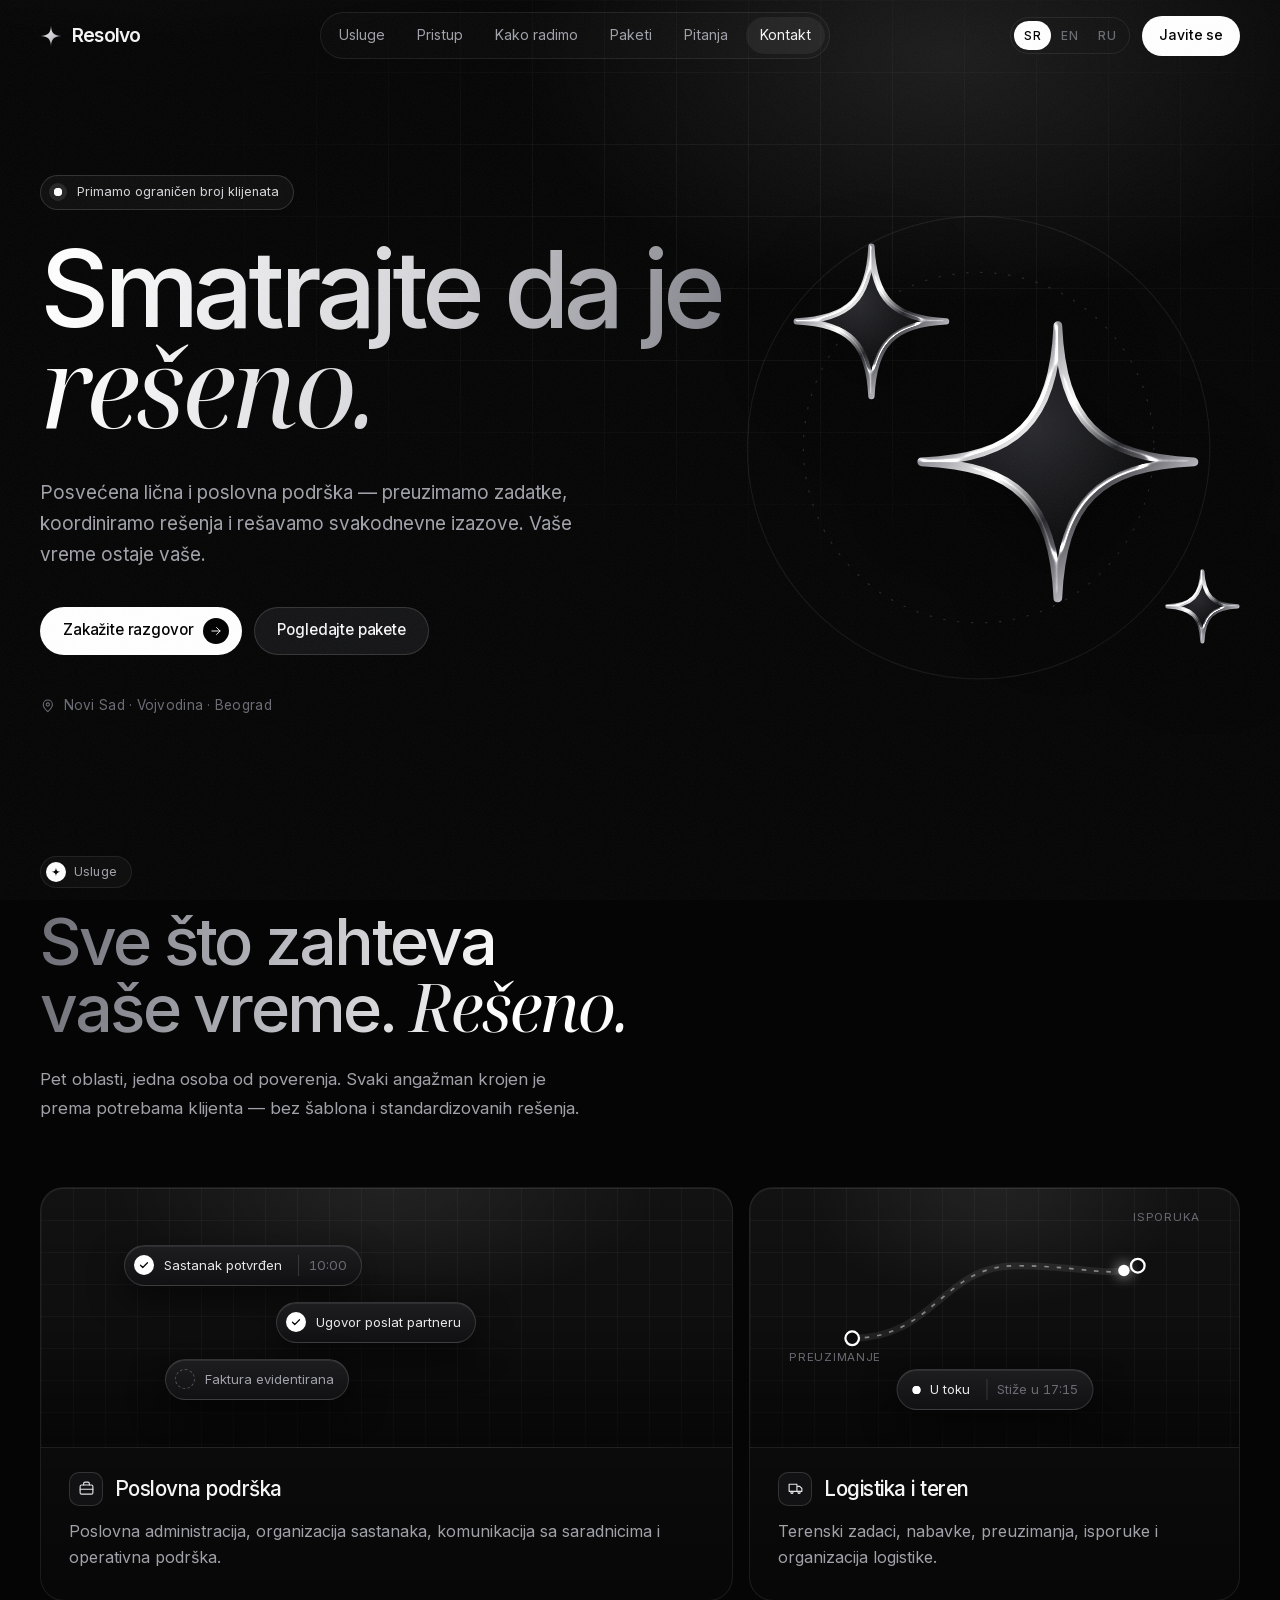
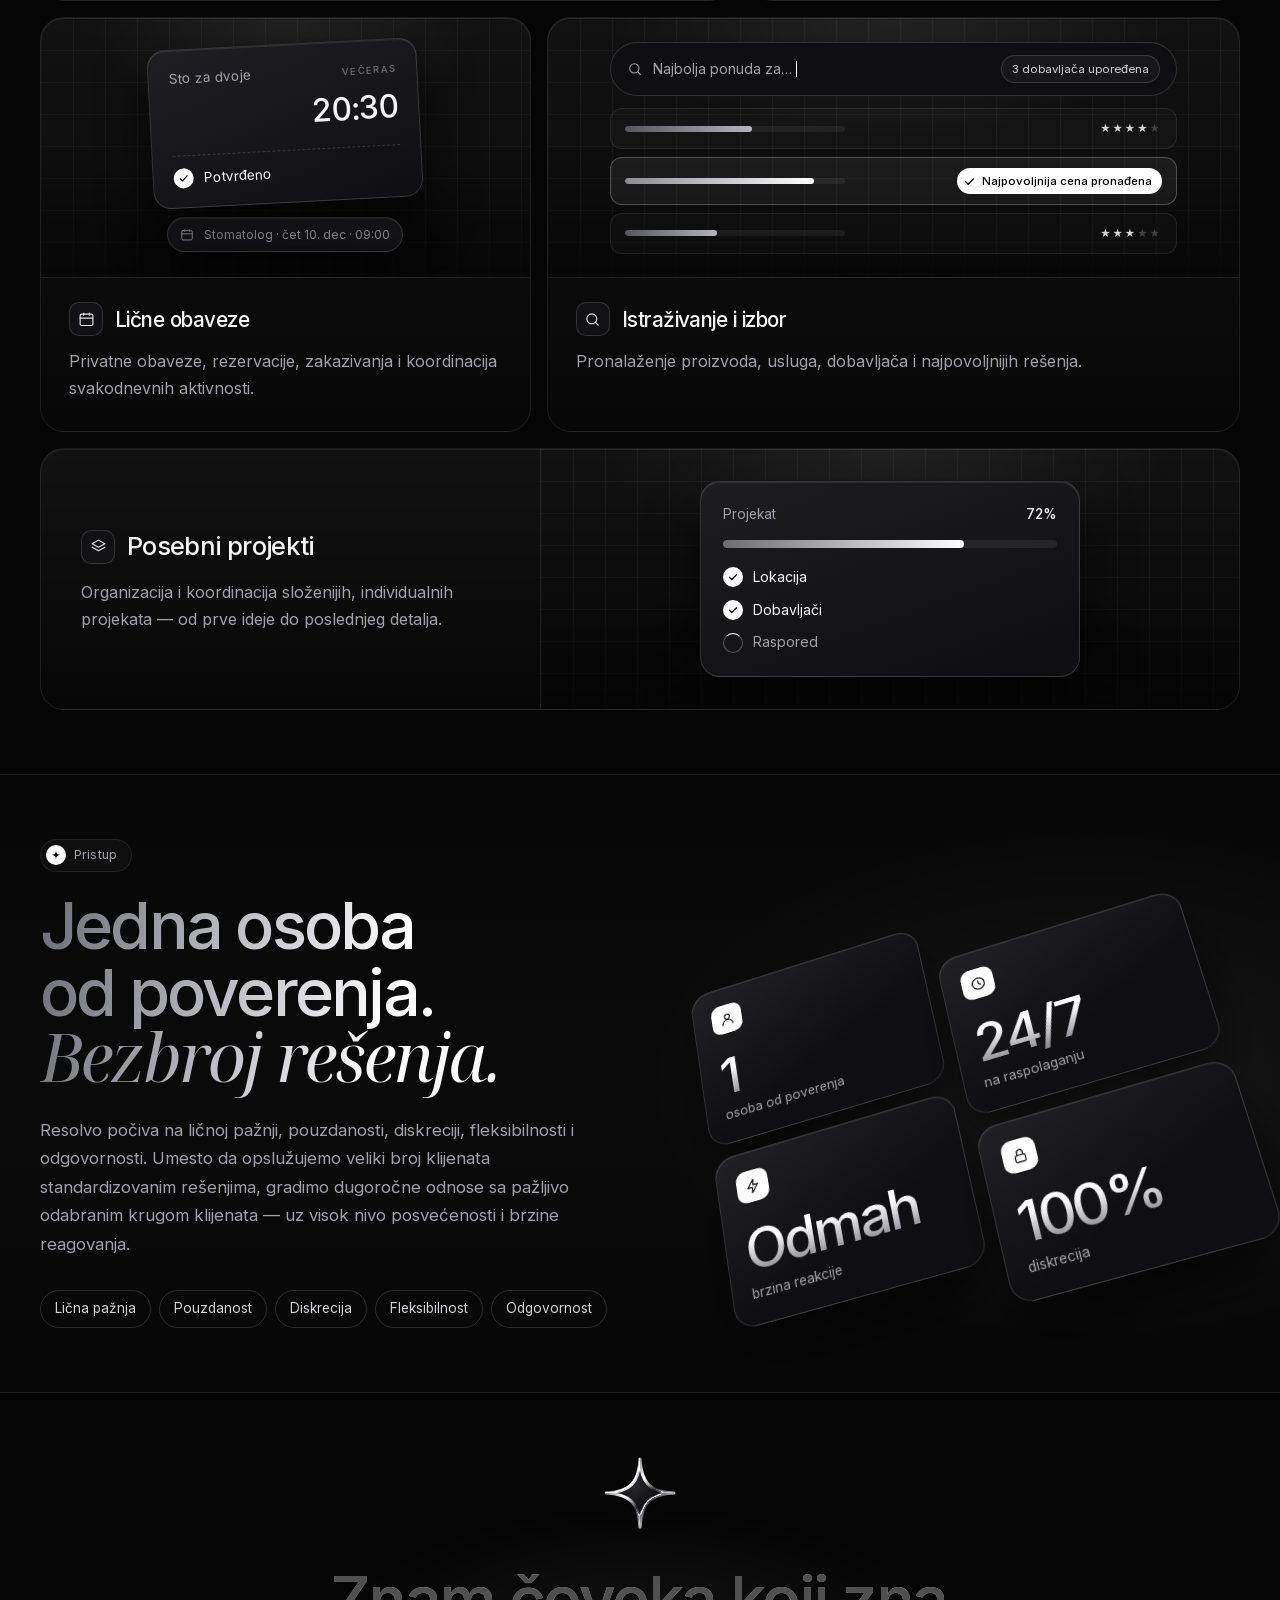
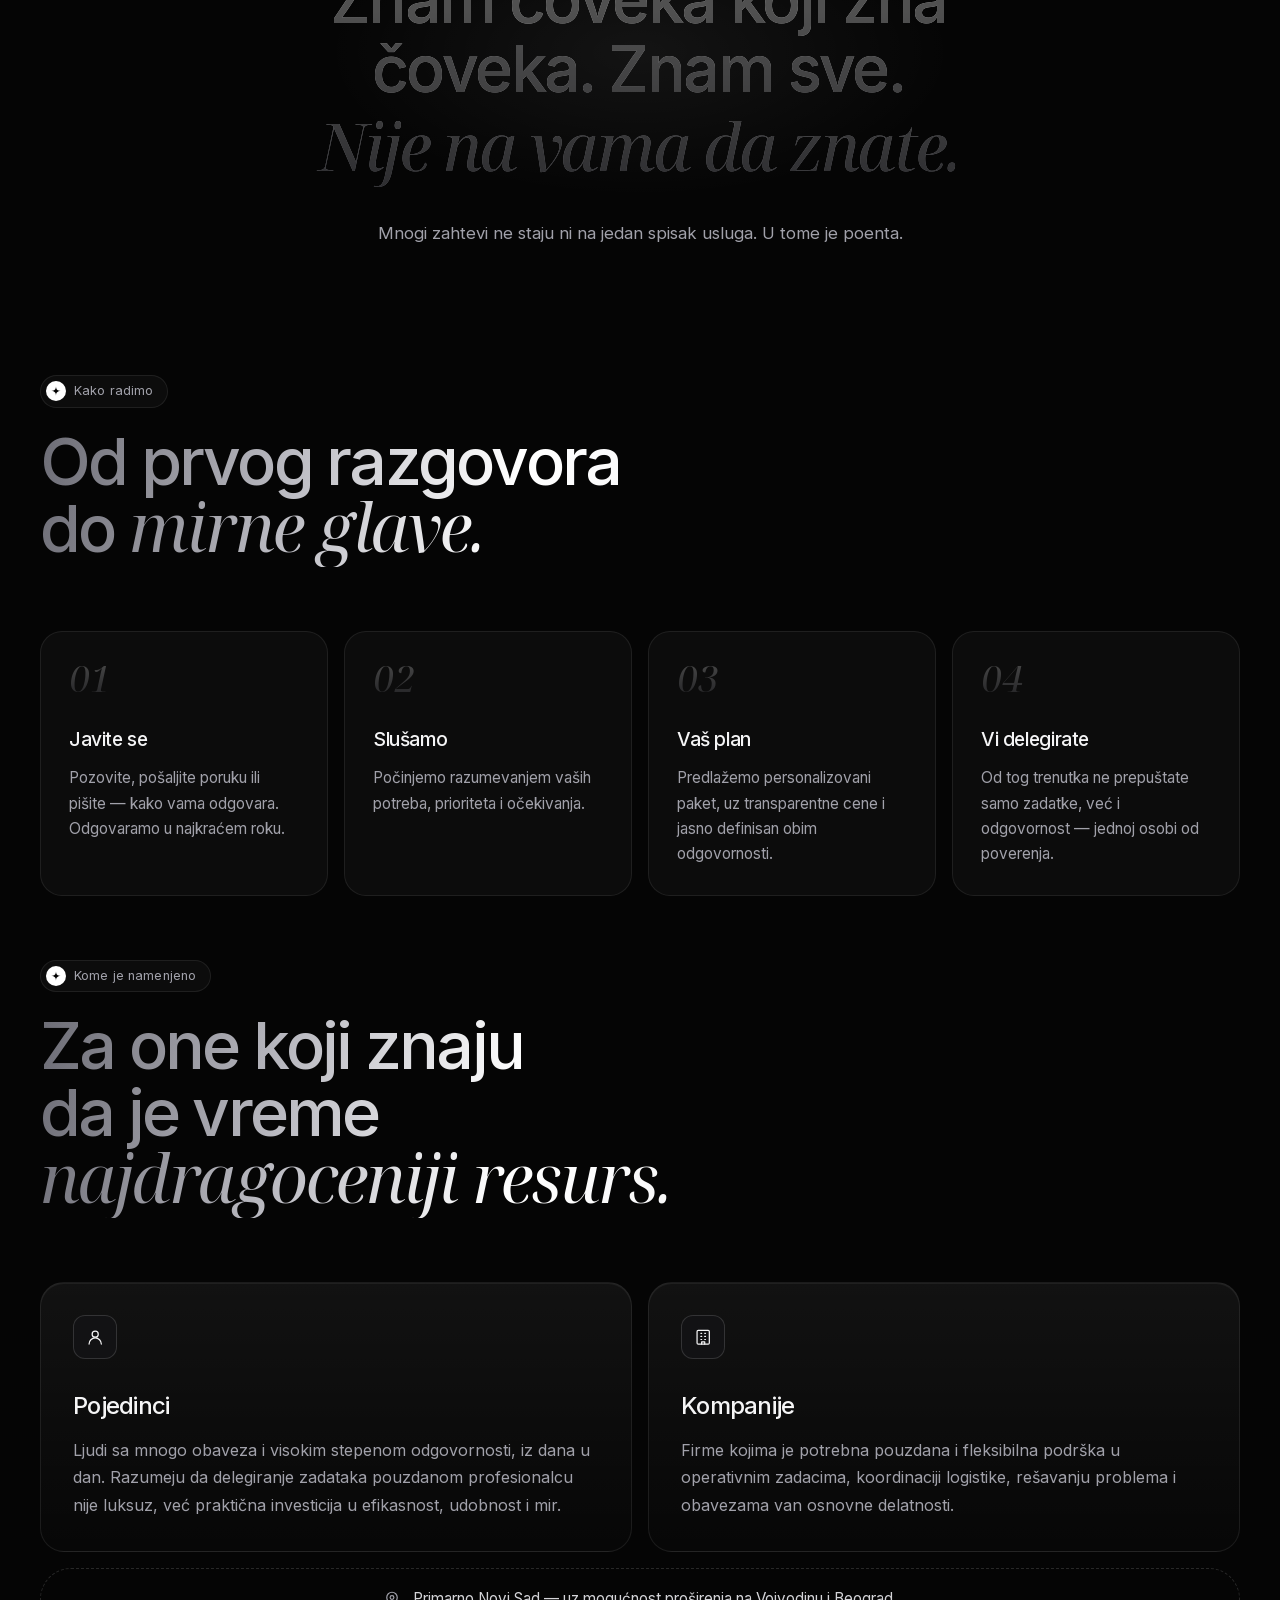
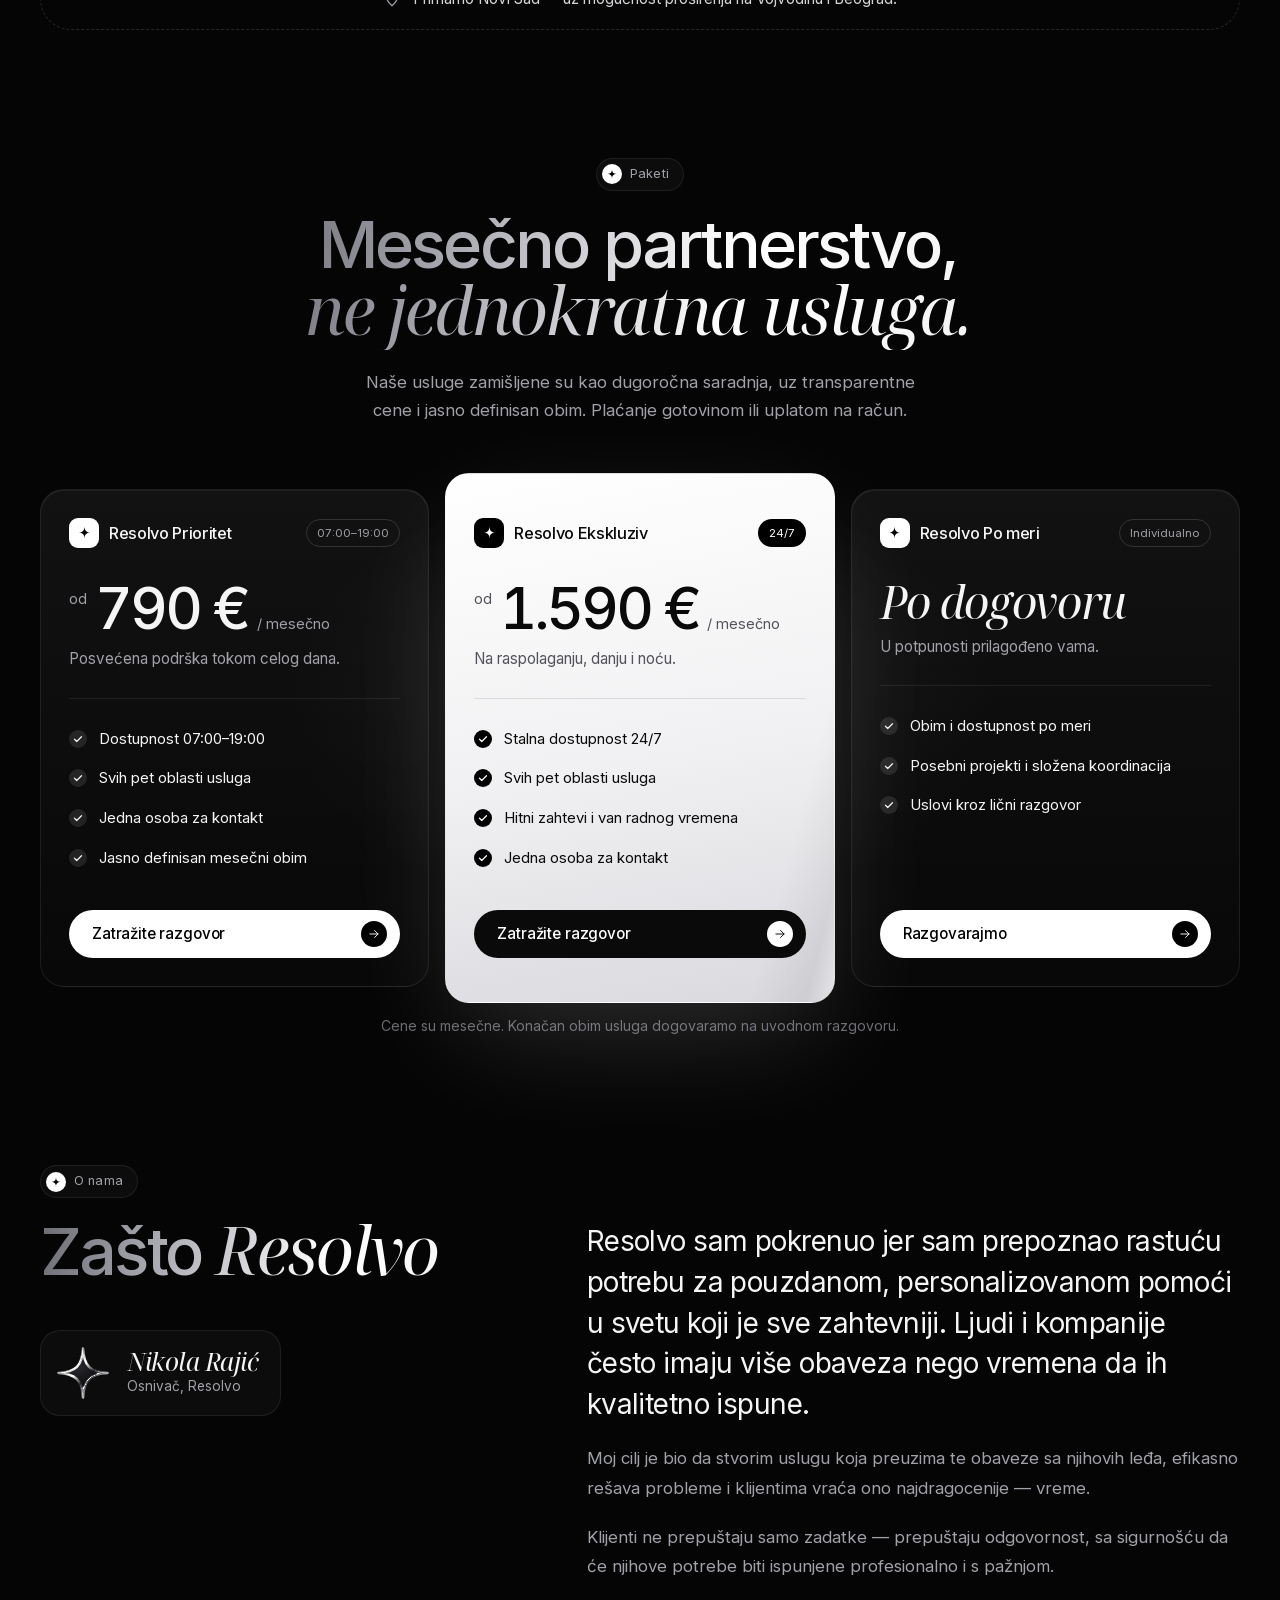
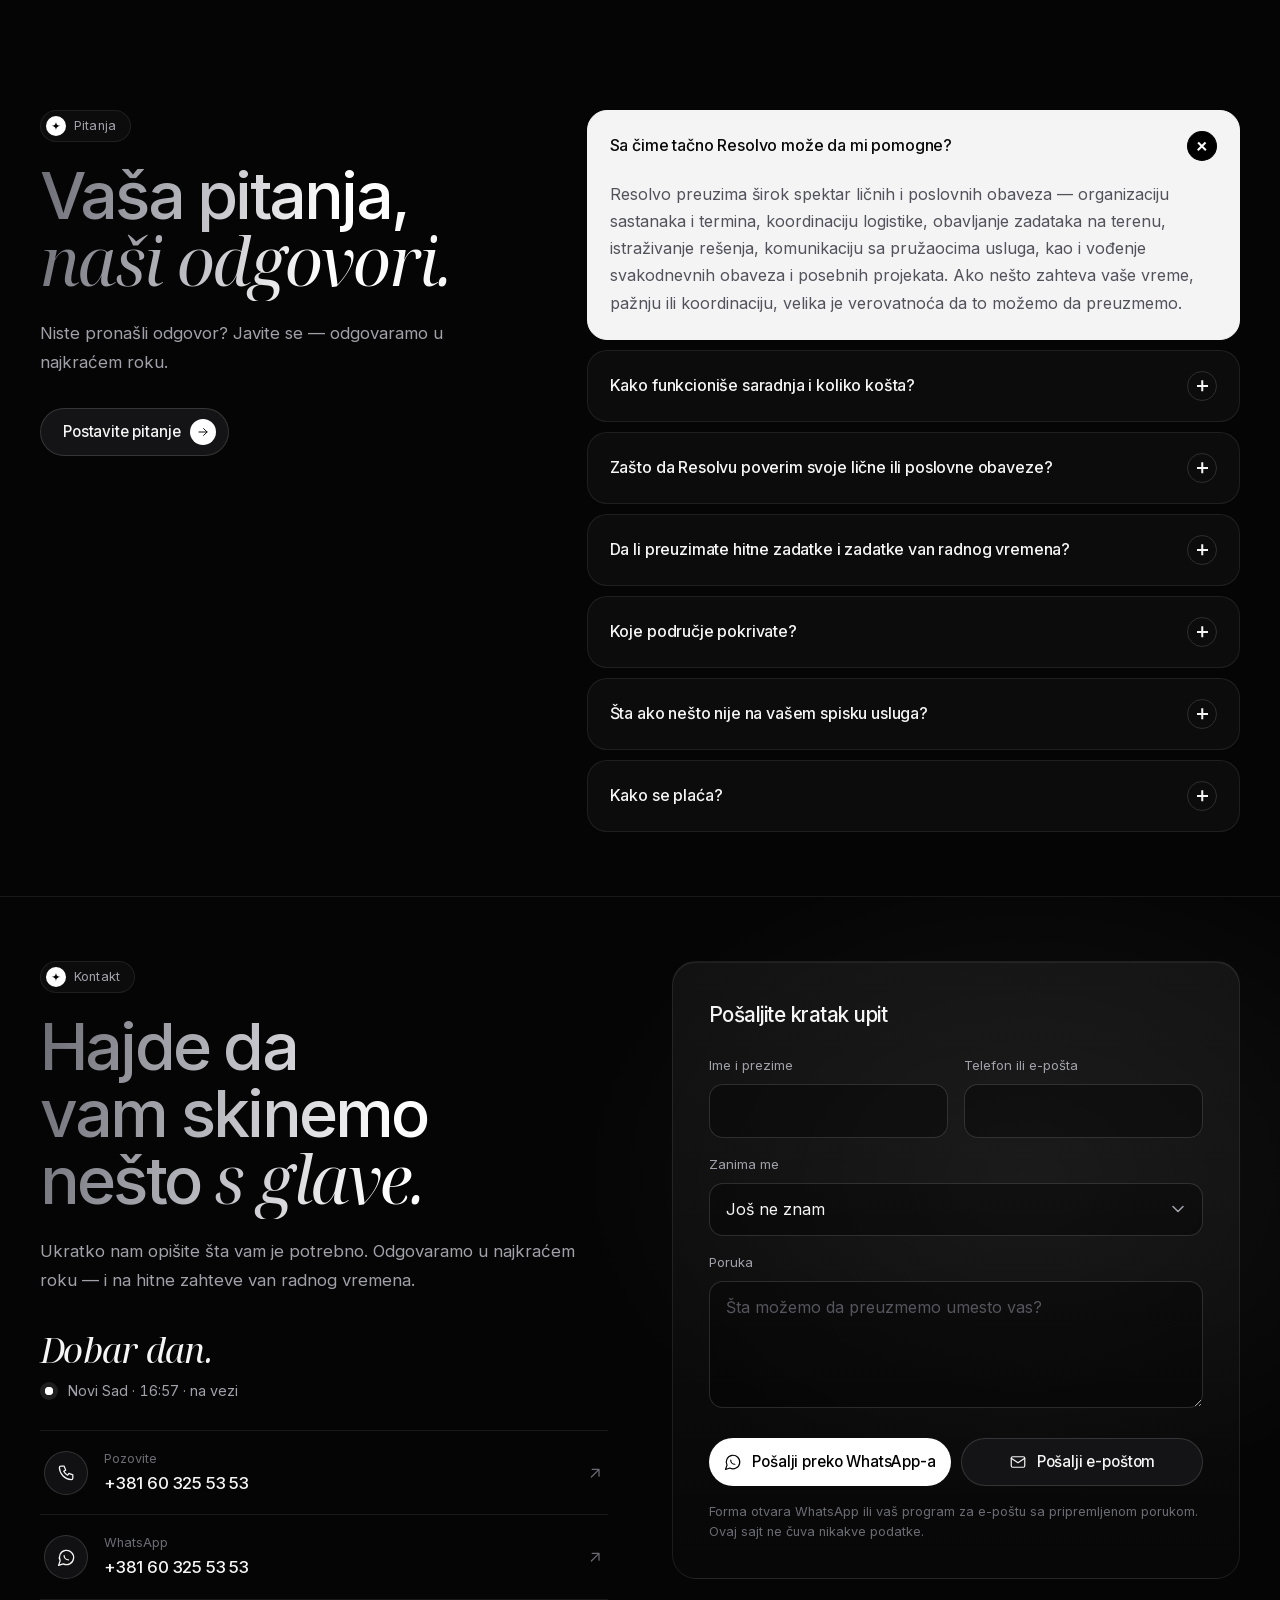
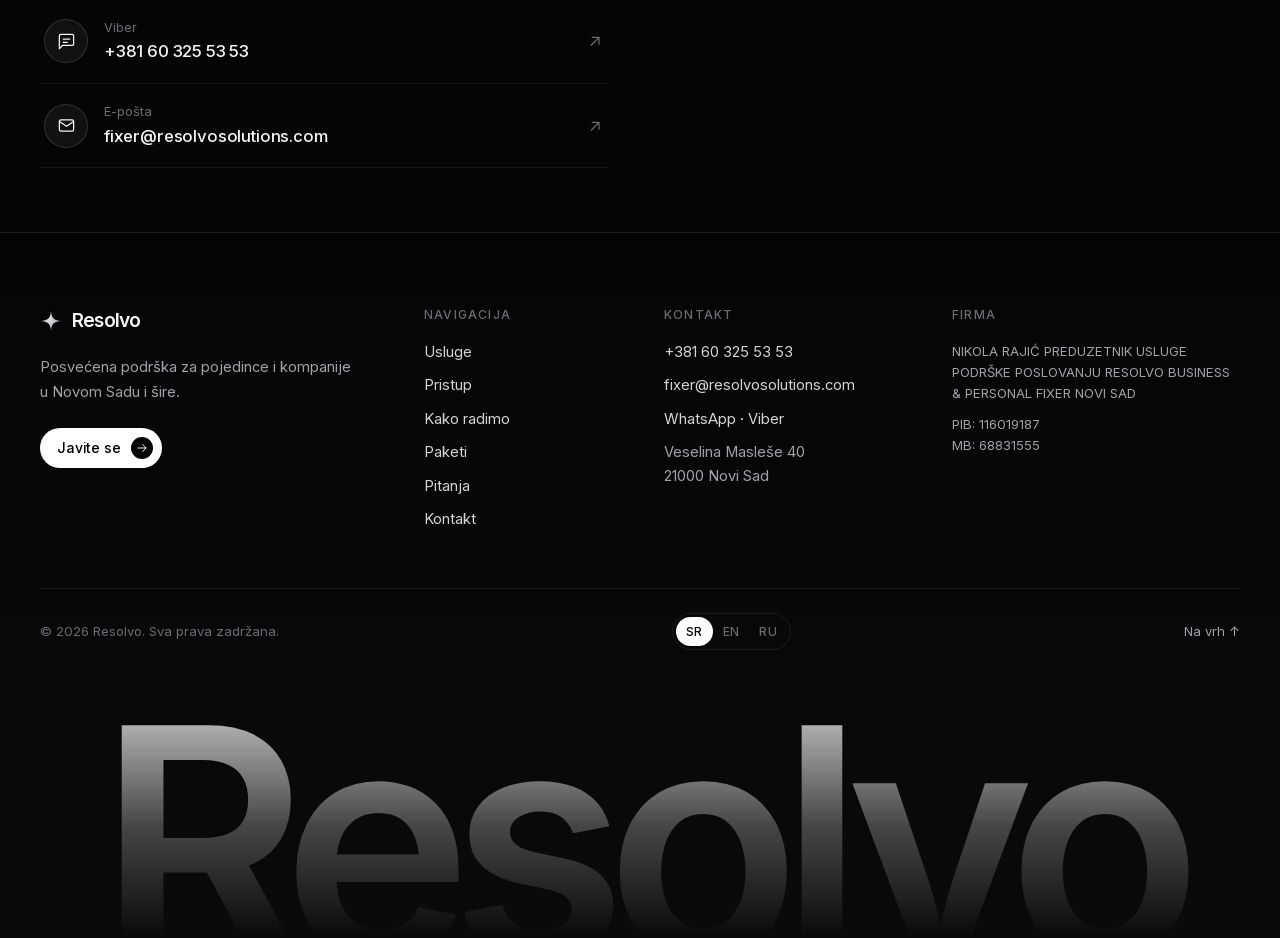
<file: index.html>
<!doctype html>
<html lang="sr-Latn">
<head>
  <meta charset="utf-8">
  <meta name="viewport" content="width=device-width, initial-scale=1, viewport-fit=cover">
  <title>Resolvo — poslovna i lična podrška | Novi Sad</title>
  <meta name="description" content="Posvećena lična i poslovna podrška u Novom Sadu. Resolvo preuzima zadatke, koordinira rešenja i rešava svakodnevne izazove, kako biste se vi posvetili onome što je zaista važno.">
  <link rel="canonical" href="https://resolvosolutions.com/">
  <link rel="alternate" hreflang="sr" href="https://resolvosolutions.com/">
  <link rel="alternate" hreflang="en" href="https://resolvosolutions.com/en/">
  <link rel="alternate" hreflang="ru" href="https://resolvosolutions.com/ru/">
  <link rel="alternate" hreflang="x-default" href="https://resolvosolutions.com/">
  <meta name="theme-color" content="#050505">
  <meta name="color-scheme" content="dark">
  <meta property="og:type" content="website">
  <meta property="og:site_name" content="Resolvo">
  <meta property="og:title" content="Resolvo — poslovna i lična podrška | Novi Sad">
  <meta property="og:description" content="Posvećena lična i poslovna podrška u Novom Sadu. Resolvo preuzima zadatke, koordinira rešenja i rešava svakodnevne izazove, kako biste se vi posvetili onome što je zaista važno.">
  <meta property="og:url" content="https://resolvosolutions.com/">
  <meta property="og:image" content="https://resolvosolutions.com/assets/img/og-sr.png">
  <meta property="og:image:width" content="1200">
  <meta property="og:image:height" content="630">
  <meta property="og:locale" content="sr_RS">
  <meta property="og:locale:alternate" content="en_US">
  <meta property="og:locale:alternate" content="ru_RU">
  <meta name="twitter:card" content="summary_large_image">
  <link rel="icon" href="assets/img/favicon.svg" type="image/svg+xml">
  <link rel="icon" href="assets/img/favicon-32.png" sizes="32x32" type="image/png">
  <link rel="apple-touch-icon" href="assets/img/apple-touch-icon.png">
  <link rel="manifest" href="site.webmanifest">
  <link rel="preload" href="assets/fonts/inter-latin.woff2" as="font" type="font/woff2" crossorigin>
  <link rel="preload" href="assets/fonts/noto-serif-display-italic-latin.woff2" as="font" type="font/woff2" crossorigin>
  <link rel="stylesheet" href="assets/css/style.css?v=ead8a46d">
  <script>document.documentElement.classList.add('js')</script>
  <script src="assets/js/main.js?v=25bad188" defer></script>
  <script type="application/ld+json">[{"@context":"https://schema.org","@type":"ProfessionalService","@id":"https://resolvosolutions.com/#business","name":"Resolvo","legalName":"NIKOLA RAJIĆ PREDUZETNIK USLUGE PODRŠKE POSLOVANJU RESOLVO BUSINESS & PERSONAL FIXER NOVI SAD","description":"Posvećena lična i poslovna podrška u Novom Sadu. Resolvo preuzima zadatke, koordinira rešenja i rešava svakodnevne izazove, kako biste se vi posvetili onome što je zaista važno.","url":"https://resolvosolutions.com/","image":"https://resolvosolutions.com/assets/img/og-sr.png","logo":"https://resolvosolutions.com/assets/img/icon-512.png","telephone":"+381603255353","email":"fixer@resolvosolutions.com","taxID":"116019187","founder":{"@type":"Person","name":"Nikola Rajić"},"address":{"@type":"PostalAddress","streetAddress":"Veselina Masleše 40","addressLocality":"Novi Sad","postalCode":"21000","addressCountry":"RS"},"areaServed":[{"@type":"City","name":"Novi Sad"},{"@type":"AdministrativeArea","name":"Vojvodina"},{"@type":"City","name":"Beograd"}],"knowsLanguage":["sr","en","ru"],"paymentAccepted":"Gotovina, uplata na račun","priceRange":"€€€","makesOffer":[{"@type":"Offer","name":"Resolvo Prioritet","description":"Posvećena podrška tokom celog dana.","priceSpecification":{"@type":"UnitPriceSpecification","price":790,"priceCurrency":"EUR","unitText":"MONTH"}},{"@type":"Offer","name":"Resolvo Ekskluziv","description":"Na raspolaganju, danju i noću.","priceSpecification":{"@type":"UnitPriceSpecification","price":1590,"priceCurrency":"EUR","unitText":"MONTH"}},{"@type":"Offer","name":"Resolvo Po meri","description":"U potpunosti prilagođeno vama."}]},{"@context":"https://schema.org","@type":"FAQPage","inLanguage":"sr-Latn","mainEntity":[{"@type":"Question","name":"Sa čime tačno Resolvo može da mi pomogne?","acceptedAnswer":{"@type":"Answer","text":"Resolvo preuzima širok spektar ličnih i poslovnih obaveza — organizaciju sastanaka i termina, koordinaciju logistike, obavljanje zadataka na terenu, istraživanje rešenja, komunikaciju sa pružaocima usluga, kao i vođenje svakodnevnih obaveza i posebnih projekata. Ako nešto zahteva vaše vreme, pažnju ili koordinaciju, velika je verovatnoća da to možemo da preuzmemo."}},{"@type":"Question","name":"Kako funkcioniše saradnja i koliko košta?","acceptedAnswer":{"@type":"Answer","text":"Počinjemo razumevanjem vaših potreba, prioriteta i očekivanja. Na osnovu toga predlažemo personalizovani paket sa odgovarajućim nivoom podrške. Usluge su prvenstveno zamišljene kao dugoročno partnerstvo, uz transparentne cene i jasno definisan obim odgovornosti. Paketi počinju od 790 € mesečno."}},{"@type":"Question","name":"Zašto da Resolvu poverim svoje lične ili poslovne obaveze?","acceptedAnswer":{"@type":"Answer","text":"Poverenje, diskrecija i odgovornost su u samoj srži Resolva. Namerno radimo sa ograničenim brojem klijenata kako bismo obezbedili punu posvećenost, direktnu komunikaciju i dosledan kvalitet usluge. Naš cilj nije samo da obavimo pojedinačne zadatke, već da postanemo pouzdan partner kome s punim poverenjem prepuštate odgovornost."}},{"@type":"Question","name":"Da li preuzimate hitne zadatke i zadatke van radnog vremena?","acceptedAnswer":{"@type":"Answer","text":"Da. Uz paket Resolvo Ekskluziv na raspolaganju smo 24/7, a hitne zahteve uvek shvatamo ozbiljno."}},{"@type":"Question","name":"Koje područje pokrivate?","acceptedAnswer":{"@type":"Answer","text":"Primarno Novi Sad. Po dogovoru, usluge proširujemo na ostatak Vojvodine i na Beograd."}},{"@type":"Question","name":"Šta ako nešto nije na vašem spisku usluga?","acceptedAnswer":{"@type":"Answer","text":"Pitajte svejedno. Ako nešto ne radimo sami, znamo nekoga ko radi — ili nekoga ko zna nekoga."}},{"@type":"Question","name":"Kako se plaća?","acceptedAnswer":{"@type":"Answer","text":"Mesečno, gotovinom ili uplatom na račun."}}]}]</script>
</head>
<body>
  <a class="skip" href="#main">Pređi na sadržaj</a>
  <svg class="sprite" width="0" height="0" aria-hidden="true" focusable="false">
  <defs>
    <path id="star-path" d="M100 6C103 72 128 97 194 100 128 103 103 128 100 194 97 128 72 103 6 100 72 97 97 72 100 6Z"/>
    <linearGradient id="g-chrome" x1="0" y1="0" x2="1" y2="1">
      <stop offset="0" stop-color="#ffffff"/>
      <stop offset=".2" stop-color="#6f6f77"/>
      <stop offset=".42" stop-color="#ffffff"/>
      <stop offset=".58" stop-color="#26262b"/>
      <stop offset=".8" stop-color="#d4d4da"/>
      <stop offset="1" stop-color="#4d4d54"/>
    </linearGradient>
    <radialGradient id="g-core" cx=".4" cy=".36" r=".72">
      <stop offset="0" stop-color="#2a2a2f"/>
      <stop offset=".6" stop-color="#0d0d0f"/>
      <stop offset="1" stop-color="#030303"/>
    </radialGradient>
    <linearGradient id="g-silver" x1="0" y1="0" x2="1" y2="1">
      <stop offset="0" stop-color="#ffffff"/>
      <stop offset=".5" stop-color="#cfcfd5"/>
      <stop offset="1" stop-color="#8a8a92"/>
    </linearGradient>
    <filter id="f-bevel" x="-25%" y="-25%" width="150%" height="150%" color-interpolation-filters="sRGB">
      <feGaussianBlur in="SourceAlpha" stdDeviation="3" result="b"/>
      <feSpecularLighting in="b" surfaceScale="5" specularConstant="1.15" specularExponent="22" lighting-color="#fff" result="s">
        <feDistantLight azimuth="225" elevation="40"/>
      </feSpecularLighting>
      <feComposite in="s" in2="SourceAlpha" operator="in" result="si"/>
      <feComposite in="SourceGraphic" in2="si" operator="arithmetic" k1="0" k2="1" k3="1" k4="0"/>
    </filter>
  </defs>
</svg>

  <header class="header" data-header>
    <div class="container header__inner">
      <a class="logo" href="./" aria-label="Resolvo — početna"><svg class="logo__mark" viewBox="0 0 200 200" aria-hidden="true" focusable="false"><use href="#star-path" fill="url(#g-silver)"/></svg><span>Resolvo</span></a>
      <nav class="nav" aria-label="Glavna navigacija">
        <a href="#services">Usluge</a>
        <a href="#approach">Pristup</a>
        <a href="#process">Kako radimo</a>
        <a href="#plans">Paketi</a>
        <a href="#faq">Pitanja</a>
        <a href="#contact">Kontakt</a>
      </nav>
      <div class="header__actions">
        
      <nav class="lang lang--header" aria-label="Jezik">
        <a href="./" hreflang="sr-Latn" lang="sr-Latn" title="Srpski" aria-current="page">SR</a><a href="en/" hreflang="en" lang="en" title="Engleski">EN</a><a href="ru/" hreflang="ru" lang="ru" title="Ruski">RU</a>
      </nav>
        <a class="btn btn--light btn--sm header__cta" href="#contact">Javite se</a>
        <button class="burger" type="button" aria-expanded="false" aria-controls="menu" aria-label="Meni" data-open-label="Meni" data-close-label="Zatvori meni" data-burger>
          <span></span><span></span>
        </button>
      </div>
    </div>
  </header>

  <div class="menu" id="menu" inert>
    <nav class="menu__nav" aria-label="Navigacija">
      <a href="#services" style="--i:0"><span>01</span>Usluge</a>
      <a href="#approach" style="--i:1"><span>02</span>Pristup</a>
      <a href="#process" style="--i:2"><span>03</span>Kako radimo</a>
      <a href="#plans" style="--i:3"><span>04</span>Paketi</a>
      <a href="#faq" style="--i:4"><span>05</span>Pitanja</a>
      <a href="#contact" style="--i:5"><span>06</span>Kontakt</a>
    </nav>
    <div class="menu__foot">
      
      <nav class="lang " aria-label="Jezik">
        <a href="./" hreflang="sr-Latn" lang="sr-Latn" title="Srpski" aria-current="page">SR</a><a href="en/" hreflang="en" lang="en" title="Engleski">EN</a><a href="ru/" hreflang="ru" lang="ru" title="Ruski">RU</a>
      </nav>
      <a class="menu__phone" href="tel:+381603255353">+381 60 325 53 53</a>
    </div>
  </div>

  <main id="main">

    <!-- Hero -->
    <section class="hero" id="top">
      <div class="hero__bg" aria-hidden="true">
        <div class="hero__grid"></div>
        <div class="hero__glow"></div>
      </div>
      <div class="container hero__inner">
        <div class="hero__copy">
          <p class="badge"><span class="badge__dot"></span>Primamo ograničen broj klijenata</p>
          <h1 class="display text-grad text-grad--hero">Smatrajte da je <em>rešeno.</em></h1>
          <p class="hero__lead">Posvećena lična i poslovna podrška — preuzimamo zadatke, koordiniramo rešenja i rešavamo svakodnevne izazove. Vaše vreme ostaje vaše.</p>
          <div class="hero__ctas">
            <a class="btn btn--light" href="#contact">Zakažite razgovor<span class="btn__icon"><svg class="i" viewBox="0 0 24 24" fill="none" stroke="currentColor" stroke-width="1.6" stroke-linecap="round" stroke-linejoin="round" aria-hidden="true" focusable="false"><path d="M5 12h14M13 6l6 6-6 6"/></svg></span></a>
            <a class="btn btn--dark" href="#plans">Pogledajte pakete</a>
          </div>
          <p class="hero__area"><svg class="i" viewBox="0 0 24 24" fill="none" stroke="currentColor" stroke-width="1.6" stroke-linecap="round" stroke-linejoin="round" aria-hidden="true" focusable="false"><path d="M12 21s-7-6.2-7-11a7 7 0 0 1 14 0c0 4.8-7 11-7 11z"/><circle cx="12" cy="10" r="2.5"/></svg>Novi Sad · Vojvodina · Beograd</p>
        </div>
        <div class="hero__stars" aria-hidden="true">
          <svg class="orbit" viewBox="0 0 400 400"><circle cx="200" cy="200" r="198"/><circle class="orbit__dash" cx="200" cy="200" r="150"/></svg>
          <div class="star star--lg" data-depth="0.6"><div class="star__float"><svg viewBox="0 0 200 200" aria-hidden="true" focusable="false"><use href="#star-path" fill="url(#g-core)"/><g filter="url(#f-bevel)"><use href="#star-path" fill="none" stroke="url(#g-chrome)" stroke-width="6" stroke-linejoin="round"/></g></svg></div></div>
          <div class="star star--md" data-depth="1.1"><div class="star__float"><svg viewBox="0 0 200 200" aria-hidden="true" focusable="false"><use href="#star-path" fill="url(#g-core)"/><g filter="url(#f-bevel)"><use href="#star-path" fill="none" stroke="url(#g-chrome)" stroke-width="8" stroke-linejoin="round"/></g></svg></div></div>
          <div class="star star--sm" data-depth="1.6"><div class="star__float"><svg viewBox="0 0 200 200" aria-hidden="true" focusable="false"><use href="#star-path" fill="url(#g-core)"/><g filter="url(#f-bevel)"><use href="#star-path" fill="none" stroke="url(#g-chrome)" stroke-width="11" stroke-linejoin="round"/></g></svg></div></div>
        </div>
      </div>
    </section>


    <!-- Services -->
    <section class="section" id="services">
      <div class="container">
        
      <header class="section__head " data-reveal>
        <p class="eyebrow"><span class="eyebrow__icon"><svg class="" viewBox="0 0 200 200" aria-hidden="true" focusable="false"><use href="#star-path" fill="currentColor"/></svg></span>Usluge</p>
        <h2 class="h2 text-grad">Sve što zahteva vaše vreme. <em>Rešeno.</em></h2>
        <p class="section__lead">Pet oblasti, jedna osoba od poverenja. Svaki angažman krojen je prema potrebama klijenta — bez šablona i standardizovanih rešenja.</p>
      </header>
        <div class="bento">
          
          <article class="card card--svc spot" data-reveal style="--d:0">
            <div class="card__visual">
          <div class="vis vis--stack">
            <div class="chip chip--a"><span class="chip__check"><svg class="i" viewBox="0 0 24 24" fill="none" stroke="currentColor" stroke-width="1.6" stroke-linecap="round" stroke-linejoin="round" aria-hidden="true" focusable="false"><path d="m5 12.5 4.5 4.5L19 7.5"/></svg></span><span>Sastanak potvrđen</span><span class="chip__meta">10:00</span></div>
            <div class="chip chip--b"><span class="chip__check"><svg class="i" viewBox="0 0 24 24" fill="none" stroke="currentColor" stroke-width="1.6" stroke-linecap="round" stroke-linejoin="round" aria-hidden="true" focusable="false"><path d="m5 12.5 4.5 4.5L19 7.5"/></svg></span><span>Ugovor poslat partneru</span></div>
            <div class="chip chip--c chip--muted"><span class="chip__dot"></span><span>Faktura evidentirana</span></div>
          </div>
            </div>
            <div class="card__body">
              <h3 class="card__title"><span class="card__icon"><svg class="i" viewBox="0 0 24 24" fill="none" stroke="currentColor" stroke-width="1.6" stroke-linecap="round" stroke-linejoin="round" aria-hidden="true" focusable="false"><rect x="3" y="7" width="18" height="13" rx="2"/><path d="M8 7V5a2 2 0 0 1 2-2h4a2 2 0 0 1 2 2v2M3 13h18"/></svg></span>Poslovna podrška</h3>
              <p>Poslovna administracija, organizacija sastanaka, komunikacija sa saradnicima i operativna podrška.</p>
            </div>
          </article>
          <article class="card card--svc spot" data-reveal style="--d:120">
            <div class="card__visual">
          <div class="vis vis--route">
            <svg class="route" viewBox="0 0 300 120" aria-hidden="true" focusable="false">
              <path class="route__base" d="M24 92C96 92 104 28 168 28S252 40 276 28"/>
              <path class="route__dash" d="M24 92C96 92 104 28 168 28S252 40 276 28"/>
              <circle class="route__end" cx="24" cy="92" r="6"/>
              <circle class="route__end" cx="276" cy="28" r="6"/>
              <circle class="route__dot" r="5"><animateMotion dur="4.5s" repeatCount="indefinite" keyPoints="0;1" keyTimes="0;1" calcMode="spline" keySplines=".45 0 .25 1" path="M24 92C96 92 104 28 168 28S252 40 276 28"/></circle>
            </svg>
            <span class="route__label route__label--a">Preuzimanje</span>
            <span class="route__label route__label--b">Isporuka</span>
            <div class="chip chip--status"><span class="pulse"></span><span>U toku</span><span class="chip__meta">Stiže u <time data-eta>14:20</time></span></div>
          </div>
            </div>
            <div class="card__body">
              <h3 class="card__title"><span class="card__icon"><svg class="i" viewBox="0 0 24 24" fill="none" stroke="currentColor" stroke-width="1.6" stroke-linecap="round" stroke-linejoin="round" aria-hidden="true" focusable="false"><path d="M3 6h11v10H3zM14 9h4l3 3v4h-7"/><circle cx="7" cy="17.5" r="1.5"/><circle cx="17" cy="17.5" r="1.5"/></svg></span>Logistika i teren</h3>
              <p>Terenski zadaci, nabavke, preuzimanja, isporuke i organizacija logistike.</p>
            </div>
          </article>
          <article class="card card--svc spot" data-reveal style="--d:0">
            <div class="card__visual">
          <div class="vis vis--ticket">
            <div class="ticket">
              <div class="ticket__row"><span class="ticket__label">Sto za dvoje</span><span class="ticket__time"><span class="ticket__day" data-day data-at="20:30" data-today="večeras" data-tomorrow="sutra" hidden></span>20:30</span></div>
              <div class="ticket__rule"></div>
              <div class="ticket__status"><span class="chip__check"><svg class="i" viewBox="0 0 24 24" fill="none" stroke="currentColor" stroke-width="1.6" stroke-linecap="round" stroke-linejoin="round" aria-hidden="true" focusable="false"><path d="m5 12.5 4.5 4.5L19 7.5"/></svg></span>Potvrđeno</div>
            </div>
            <div class="chip chip--small chip--muted"><svg class="i" viewBox="0 0 24 24" fill="none" stroke="currentColor" stroke-width="1.6" stroke-linecap="round" stroke-linejoin="round" aria-hidden="true" focusable="false"><rect x="3" y="4.5" width="18" height="16" rx="2"/><path d="M8 3v3M16 3v3M3 10h18"/></svg><span>Stomatolog · <span data-thursday>čet</span> · 09:00</span></div>
          </div>
            </div>
            <div class="card__body">
              <h3 class="card__title"><span class="card__icon"><svg class="i" viewBox="0 0 24 24" fill="none" stroke="currentColor" stroke-width="1.6" stroke-linecap="round" stroke-linejoin="round" aria-hidden="true" focusable="false"><rect x="3" y="4.5" width="18" height="16" rx="2"/><path d="M8 3v3M16 3v3M3 10h18"/></svg></span>Lične obaveze</h3>
              <p>Privatne obaveze, rezervacije, zakazivanja i koordinacija svakodnevnih aktivnosti.</p>
            </div>
          </article>
          <article class="card card--svc spot" data-reveal style="--d:120">
            <div class="card__visual">
          <div class="vis vis--search">
            <div class="search"><svg class="i" viewBox="0 0 24 24" fill="none" stroke="currentColor" stroke-width="1.6" stroke-linecap="round" stroke-linejoin="round" aria-hidden="true" focusable="false"><circle cx="11" cy="11" r="7"/><path d="m20 20-3.5-3.5"/></svg><span class="search__text">Najbolja ponuda za…</span><span class="caret"></span><span class="search__count">3 dobavljača upoređena</span></div>
            <div class="results">
              <div class="result"><span class="result__bar" style="--w:58%"></span><span class="result__stars">★★★★<i>★</i></span></div>
              <div class="result result--best"><span class="result__bar" style="--w:86%"></span><span class="result__tag"><svg class="i" viewBox="0 0 24 24" fill="none" stroke="currentColor" stroke-width="1.6" stroke-linecap="round" stroke-linejoin="round" aria-hidden="true" focusable="false"><path d="m5 12.5 4.5 4.5L19 7.5"/></svg>Najpovoljnija cena pronađena</span></div>
              <div class="result"><span class="result__bar" style="--w:42%"></span><span class="result__stars">★★★<i>★★</i></span></div>
            </div>
          </div>
            </div>
            <div class="card__body">
              <h3 class="card__title"><span class="card__icon"><svg class="i" viewBox="0 0 24 24" fill="none" stroke="currentColor" stroke-width="1.6" stroke-linecap="round" stroke-linejoin="round" aria-hidden="true" focusable="false"><circle cx="11" cy="11" r="7"/><path d="m20 20-3.5-3.5"/></svg></span>Istraživanje i izbor</h3>
              <p>Pronalaženje proizvoda, usluga, dobavljača i najpovoljnijih rešenja.</p>
            </div>
          </article>
          <article class="card card--svc spot" data-reveal style="--d:0">
            <div class="card__visual">
          <div class="vis vis--project">
            <div class="project">
              <div class="project__head"><span>Projekat</span><span class="project__pct">72%</span></div>
              <div class="progress"><span></span></div>
              <ul class="project__list">
                <li class="is-done"><span class="chip__check"><svg class="i" viewBox="0 0 24 24" fill="none" stroke="currentColor" stroke-width="1.6" stroke-linecap="round" stroke-linejoin="round" aria-hidden="true" focusable="false"><path d="m5 12.5 4.5 4.5L19 7.5"/></svg></span>Lokacija</li>
                <li class="is-done"><span class="chip__check"><svg class="i" viewBox="0 0 24 24" fill="none" stroke="currentColor" stroke-width="1.6" stroke-linecap="round" stroke-linejoin="round" aria-hidden="true" focusable="false"><path d="m5 12.5 4.5 4.5L19 7.5"/></svg></span>Dobavljači</li>
                <li><span class="project__ring"></span>Raspored</li>
              </ul>
            </div>
          </div>
            </div>
            <div class="card__body">
              <h3 class="card__title"><span class="card__icon"><svg class="i" viewBox="0 0 24 24" fill="none" stroke="currentColor" stroke-width="1.6" stroke-linecap="round" stroke-linejoin="round" aria-hidden="true" focusable="false"><path d="m12 3 9 5-9 5-9-5z"/><path d="m3 13 9 5 9-5"/></svg></span>Posebni projekti</h3>
              <p>Organizacija i koordinacija složenijih, individualnih projekata — od prve ideje do poslednjeg detalja.</p>
            </div>
          </article>
        </div>
      </div>
    </section>

    <!-- Approach -->
    <section class="section section--approach" id="approach">
      <div class="container split">
        <div class="split__copy" data-reveal>
          <p class="eyebrow"><span class="eyebrow__icon"><svg class="" viewBox="0 0 200 200" aria-hidden="true" focusable="false"><use href="#star-path" fill="currentColor"/></svg></span>Pristup</p>
          <h2 class="h2 text-grad">Jedna osoba od poverenja. <em>Bezbroj rešenja.</em></h2>
          <p class="section__lead">Resolvo počiva na ličnoj pažnji, pouzdanosti, diskreciji, fleksibilnosti i odgovornosti. Umesto da opslužujemo veliki broj klijenata standardizovanim rešenjima, gradimo dugoročne odnose sa pažljivo odabranim krugom klijenata — uz visok nivo posvećenosti i brzine reagovanja.</p>
          <ul class="values">
            <li>Lična pažnja</li><li>Pouzdanost</li><li>Diskrecija</li><li>Fleksibilnost</li><li>Odgovornost</li>
          </ul>
        </div>
        <div class="tilt" data-reveal style="--d:150">
          <ul class="tilt__plane">
            <li class="stat stat--0">
              <span class="stat__icon"><svg class="i" viewBox="0 0 24 24" fill="none" stroke="currentColor" stroke-width="1.6" stroke-linecap="round" stroke-linejoin="round" aria-hidden="true" focusable="false"><circle cx="12" cy="8" r="4"/><path d="M4 21a8 8 0 0 1 16 0"/></svg></span>
              <strong class="stat__value">1</strong>
              <span class="stat__label">osoba od poverenja</span>
            </li>
            <li class="stat stat--1">
              <span class="stat__icon"><svg class="i" viewBox="0 0 24 24" fill="none" stroke="currentColor" stroke-width="1.6" stroke-linecap="round" stroke-linejoin="round" aria-hidden="true" focusable="false"><circle cx="12" cy="12" r="9"/><path d="M12 7v5l3 2"/></svg></span>
              <strong class="stat__value">24/7</strong>
              <span class="stat__label">na raspolaganju</span>
            </li>
            <li class="stat stat--2">
              <span class="stat__icon"><svg class="i" viewBox="0 0 24 24" fill="none" stroke="currentColor" stroke-width="1.6" stroke-linecap="round" stroke-linejoin="round" aria-hidden="true" focusable="false"><path d="M13 2 4 14h7l-1 8 9-12h-7z"/></svg></span>
              <strong class="stat__value">Odmah</strong>
              <span class="stat__label">brzina reakcije</span>
            </li>
            <li class="stat stat--3">
              <span class="stat__icon"><svg class="i" viewBox="0 0 24 24" fill="none" stroke="currentColor" stroke-width="1.6" stroke-linecap="round" stroke-linejoin="round" aria-hidden="true" focusable="false"><rect x="5" y="11" width="14" height="10" rx="2"/><path d="M8 11V7a4 4 0 0 1 8 0v4"/></svg></span>
              <strong class="stat__value">100%</strong>
              <span class="stat__label">diskrecija</span>
            </li>
          </ul>
        </div>
      </div>
    </section>

    <!-- Quote -->
    <section class="section quote">
      <div class="container">
        <figure class="quote__inner" data-reveal>
          <div class="quote__star" aria-hidden="true"><svg viewBox="0 0 200 200" aria-hidden="true" focusable="false"><use href="#star-path" fill="url(#g-core)"/><g filter="url(#f-bevel)"><use href="#star-path" fill="none" stroke="url(#g-chrome)" stroke-width="9" stroke-linejoin="round"/></g></svg></div>
          <blockquote>
            <p class="quote__text text-grad" data-lit style="--n:12"><span class="w" style="--i:0">Znam</span> <span class="w" style="--i:1">čoveka</span> <span class="w" style="--i:2">koji</span> <span class="w" style="--i:3">zna</span> <span class="w" style="--i:4">čoveka.</span> <span class="w" style="--i:5">Znam</span> <span class="w" style="--i:6">sve.</span> <em><span class="w" style="--i:7">Nije</span> <span class="w" style="--i:8">na</span> <span class="w" style="--i:9">vama</span> <span class="w" style="--i:10">da</span> <span class="w" style="--i:11">znate.</span></em></p>
          </blockquote>
          <figcaption class="quote__sub">Mnogi zahtevi ne staju ni na jedan spisak usluga. U tome je poenta.</figcaption>
        </figure>
      </div>
    </section>

    <!-- Process -->
    <section class="section" id="process">
      <div class="container">
        
      <header class="section__head " data-reveal>
        <p class="eyebrow"><span class="eyebrow__icon"><svg class="" viewBox="0 0 200 200" aria-hidden="true" focusable="false"><use href="#star-path" fill="currentColor"/></svg></span>Kako radimo</p>
        <h2 class="h2 text-grad">Od prvog razgovora do <em>mirne glave.</em></h2>
        
      </header>
        <ol class="steps" data-steps style="--n:4">
          <li class="step" data-reveal style="--d:0;--i:0">
            <div class="step__top"><span class="step__num">01</span><span class="step__line"></span></div>
            <h3>Javite se</h3>
            <p>Pozovite, pošaljite poruku ili pišite — kako vama odgovara. Odgovaramo u najkraćem roku.</p>
          </li>
          <li class="step" data-reveal style="--d:110;--i:1">
            <div class="step__top"><span class="step__num">02</span><span class="step__line"></span></div>
            <h3>Slušamo</h3>
            <p>Počinjemo razumevanjem vaših potreba, prioriteta i očekivanja.</p>
          </li>
          <li class="step" data-reveal style="--d:220;--i:2">
            <div class="step__top"><span class="step__num">03</span><span class="step__line"></span></div>
            <h3>Vaš plan</h3>
            <p>Predlažemo personalizovani paket, uz transparentne cene i jasno definisan obim odgovornosti.</p>
          </li>
          <li class="step" data-reveal style="--d:330;--i:3">
            <div class="step__top"><span class="step__num">04</span><span class="step__line"></span></div>
            <h3>Vi delegirate</h3>
            <p>Od tog trenutka ne prepuštate samo zadatke, već i odgovornost — jednoj osobi od poverenja.</p>
          </li>
        </ol>
      </div>
    </section>

    <!-- Clients -->
    <section class="section section--tight" id="clients">
      <div class="container">
        
      <header class="section__head " data-reveal>
        <p class="eyebrow"><span class="eyebrow__icon"><svg class="" viewBox="0 0 200 200" aria-hidden="true" focusable="false"><use href="#star-path" fill="currentColor"/></svg></span>Kome je namenjeno</p>
        <h2 class="h2 text-grad">Za one koji znaju da je vreme <em>najdragoceniji resurs.</em></h2>
        
      </header>
        <div class="clients">
          <article class="card client spot" data-reveal style="--d:0">
            <span class="client__icon"><svg class="i" viewBox="0 0 24 24" fill="none" stroke="currentColor" stroke-width="1.6" stroke-linecap="round" stroke-linejoin="round" aria-hidden="true" focusable="false"><circle cx="12" cy="8" r="4"/><path d="M4 21a8 8 0 0 1 16 0"/></svg></span>
            <h3>Pojedinci</h3>
            <p>Ljudi sa mnogo obaveza i visokim stepenom odgovornosti, iz dana u dan. Razumeju da delegiranje zadataka pouzdanom profesionalcu nije luksuz, već praktična investicija u efikasnost, udobnost i mir.</p>
          </article>
          <article class="card client spot" data-reveal style="--d:120">
            <span class="client__icon"><svg class="i" viewBox="0 0 24 24" fill="none" stroke="currentColor" stroke-width="1.6" stroke-linecap="round" stroke-linejoin="round" aria-hidden="true" focusable="false"><rect x="4" y="3" width="16" height="18" rx="1.5"/><path d="M9 7h1M14 7h1M9 11h1M14 11h1M9 15h1M14 15h1M10 21v-3h4v3"/></svg></span>
            <h3>Kompanije</h3>
            <p>Firme kojima je potrebna pouzdana i fleksibilna podrška u operativnim zadacima, koordinaciji logistike, rešavanju problema i obavezama van osnovne delatnosti.</p>
          </article>
          <p class="area" data-reveal><svg class="i" viewBox="0 0 24 24" fill="none" stroke="currentColor" stroke-width="1.6" stroke-linecap="round" stroke-linejoin="round" aria-hidden="true" focusable="false"><path d="M12 21s-7-6.2-7-11a7 7 0 0 1 14 0c0 4.8-7 11-7 11z"/><circle cx="12" cy="10" r="2.5"/></svg><span>Primarno Novi Sad — uz mogućnost proširenja na Vojvodinu i Beograd.</span></p>
        </div>
      </div>
    </section>

    <!-- Plans -->
    <section class="section section--plans" id="plans">
      <div class="container">
        
      <header class="section__head section__head--center" data-reveal>
        <p class="eyebrow"><span class="eyebrow__icon"><svg class="" viewBox="0 0 200 200" aria-hidden="true" focusable="false"><use href="#star-path" fill="currentColor"/></svg></span>Paketi</p>
        <h2 class="h2 text-grad">Mesečno partnerstvo, <em>ne jednokratna usluga.</em></h2>
        <p class="section__lead">Naše usluge zamišljene su kao dugoročna saradnja, uz transparentne cene i jasno definisan obim. Plaćanje gotovinom ili uplatom na račun.</p>
      </header>
        <div class="plans">
          <article class="plan" data-reveal style="--d:0">
            <header class="plan__head">
              <span class="plan__mark"><svg class="" viewBox="0 0 200 200" aria-hidden="true" focusable="false"><use href="#star-path" fill="currentColor"/></svg></span>
              <h3 class="plan__name">Resolvo Prioritet</h3>
              <span class="plan__tag">07:00–19:00</span>
            </header>
            <p class="plan__price"><span class="plan__from">od</span><strong>790 €</strong><span>/ mesečno</span></p>
            <p class="plan__desc">Posvećena podrška tokom celog dana.</p>
            <ul class="plan__features">
              <li><svg class="i" viewBox="0 0 24 24" fill="none" stroke="currentColor" stroke-width="1.6" stroke-linecap="round" stroke-linejoin="round" aria-hidden="true" focusable="false"><path d="m5 12.5 4.5 4.5L19 7.5"/></svg><span>Dostupnost 07:00–19:00</span></li>
              <li><svg class="i" viewBox="0 0 24 24" fill="none" stroke="currentColor" stroke-width="1.6" stroke-linecap="round" stroke-linejoin="round" aria-hidden="true" focusable="false"><path d="m5 12.5 4.5 4.5L19 7.5"/></svg><span>Svih pet oblasti usluga</span></li>
              <li><svg class="i" viewBox="0 0 24 24" fill="none" stroke="currentColor" stroke-width="1.6" stroke-linecap="round" stroke-linejoin="round" aria-hidden="true" focusable="false"><path d="m5 12.5 4.5 4.5L19 7.5"/></svg><span>Jedna osoba za kontakt</span></li>
              <li><svg class="i" viewBox="0 0 24 24" fill="none" stroke="currentColor" stroke-width="1.6" stroke-linecap="round" stroke-linejoin="round" aria-hidden="true" focusable="false"><path d="m5 12.5 4.5 4.5L19 7.5"/></svg><span>Jasno definisan mesečni obim</span></li>
            </ul>
            <a class="btn btn--light plan__cta" href="#contact" data-plan="priority">Zatražite razgovor<span class="btn__icon"><svg class="i" viewBox="0 0 24 24" fill="none" stroke="currentColor" stroke-width="1.6" stroke-linecap="round" stroke-linejoin="round" aria-hidden="true" focusable="false"><path d="M5 12h14M13 6l6 6-6 6"/></svg></span></a>
          </article>
          <article class="plan plan--featured" data-reveal style="--d:120">
            <header class="plan__head">
              <span class="plan__mark"><svg class="" viewBox="0 0 200 200" aria-hidden="true" focusable="false"><use href="#star-path" fill="currentColor"/></svg></span>
              <h3 class="plan__name">Resolvo Ekskluziv</h3>
              <span class="plan__tag">24/7</span>
            </header>
            <p class="plan__price"><span class="plan__from">od</span><strong>1.590 €</strong><span>/ mesečno</span></p>
            <p class="plan__desc">Na raspolaganju, danju i noću.</p>
            <ul class="plan__features">
              <li><svg class="i" viewBox="0 0 24 24" fill="none" stroke="currentColor" stroke-width="1.6" stroke-linecap="round" stroke-linejoin="round" aria-hidden="true" focusable="false"><path d="m5 12.5 4.5 4.5L19 7.5"/></svg><span>Stalna dostupnost 24/7</span></li>
              <li><svg class="i" viewBox="0 0 24 24" fill="none" stroke="currentColor" stroke-width="1.6" stroke-linecap="round" stroke-linejoin="round" aria-hidden="true" focusable="false"><path d="m5 12.5 4.5 4.5L19 7.5"/></svg><span>Svih pet oblasti usluga</span></li>
              <li><svg class="i" viewBox="0 0 24 24" fill="none" stroke="currentColor" stroke-width="1.6" stroke-linecap="round" stroke-linejoin="round" aria-hidden="true" focusable="false"><path d="m5 12.5 4.5 4.5L19 7.5"/></svg><span>Hitni zahtevi i van radnog vremena</span></li>
              <li><svg class="i" viewBox="0 0 24 24" fill="none" stroke="currentColor" stroke-width="1.6" stroke-linecap="round" stroke-linejoin="round" aria-hidden="true" focusable="false"><path d="m5 12.5 4.5 4.5L19 7.5"/></svg><span>Jedna osoba za kontakt</span></li>
            </ul>
            <a class="btn btn--ink plan__cta" href="#contact" data-plan="signature">Zatražite razgovor<span class="btn__icon"><svg class="i" viewBox="0 0 24 24" fill="none" stroke="currentColor" stroke-width="1.6" stroke-linecap="round" stroke-linejoin="round" aria-hidden="true" focusable="false"><path d="M5 12h14M13 6l6 6-6 6"/></svg></span></a>
          </article>
          <article class="plan" data-reveal style="--d:240">
            <header class="plan__head">
              <span class="plan__mark"><svg class="" viewBox="0 0 200 200" aria-hidden="true" focusable="false"><use href="#star-path" fill="currentColor"/></svg></span>
              <h3 class="plan__name">Resolvo Po meri</h3>
              <span class="plan__tag">Individualno</span>
            </header>
            <p class="plan__price plan__price--text"><strong>Po dogovoru</strong></p>
            <p class="plan__desc">U potpunosti prilagođeno vama.</p>
            <ul class="plan__features">
              <li><svg class="i" viewBox="0 0 24 24" fill="none" stroke="currentColor" stroke-width="1.6" stroke-linecap="round" stroke-linejoin="round" aria-hidden="true" focusable="false"><path d="m5 12.5 4.5 4.5L19 7.5"/></svg><span>Obim i dostupnost po meri</span></li>
              <li><svg class="i" viewBox="0 0 24 24" fill="none" stroke="currentColor" stroke-width="1.6" stroke-linecap="round" stroke-linejoin="round" aria-hidden="true" focusable="false"><path d="m5 12.5 4.5 4.5L19 7.5"/></svg><span>Posebni projekti i složena koordinacija</span></li>
              <li><svg class="i" viewBox="0 0 24 24" fill="none" stroke="currentColor" stroke-width="1.6" stroke-linecap="round" stroke-linejoin="round" aria-hidden="true" focusable="false"><path d="m5 12.5 4.5 4.5L19 7.5"/></svg><span>Uslovi kroz lični razgovor</span></li>
            </ul>
            <a class="btn btn--light plan__cta" href="#contact" data-plan="bespoke">Razgovarajmo<span class="btn__icon"><svg class="i" viewBox="0 0 24 24" fill="none" stroke="currentColor" stroke-width="1.6" stroke-linecap="round" stroke-linejoin="round" aria-hidden="true" focusable="false"><path d="M5 12h14M13 6l6 6-6 6"/></svg></span></a>
          </article>
        </div>
        <p class="plans__note" data-reveal>Cene su mesečne. Konačan obim usluga dogovaramo na uvodnom razgovoru.</p>
      </div>
    </section>

    <!-- About -->
    <section class="section" id="about">
      <div class="container about">
        <div class="about__head" data-reveal>
          <p class="eyebrow"><span class="eyebrow__icon"><svg class="" viewBox="0 0 200 200" aria-hidden="true" focusable="false"><use href="#star-path" fill="currentColor"/></svg></span>O nama</p>
          <h2 class="h2 text-grad">Zašto <em>Resolvo</em></h2>
          <div class="signature">
            <div class="signature__star" aria-hidden="true"><svg viewBox="0 0 200 200" aria-hidden="true" focusable="false"><use href="#star-path" fill="url(#g-core)"/><g filter="url(#f-bevel)"><use href="#star-path" fill="none" stroke="url(#g-chrome)" stroke-width="10" stroke-linejoin="round"/></g></svg></div>
            <div>
              <p class="signature__name">Nikola Rajić</p>
              <p class="signature__role">Osnivač, Resolvo</p>
            </div>
          </div>
        </div>
        <div class="about__body" data-reveal style="--d:120">
          <p class="about__lead">Resolvo sam pokrenuo jer sam prepoznao rastuću potrebu za pouzdanom, personalizovanom pomoći u svetu koji je sve zahtevniji. Ljudi i kompanije često imaju više obaveza nego vremena da ih kvalitetno ispune.</p>
          <p>Moj cilj je bio da stvorim uslugu koja preuzima te obaveze sa njihovih leđa, efikasno rešava probleme i klijentima vraća ono najdragocenije — vreme.</p>
          <p>Klijenti ne prepuštaju samo zadatke — prepuštaju odgovornost, sa sigurnošću da će njihove potrebe biti ispunjene profesionalno i s pažnjom.</p>
        </div>
      </div>
    </section>

    <!-- FAQ -->
    <section class="section" id="faq">
      <div class="container faq">
        <div class="faq__intro" data-reveal>
          <p class="eyebrow"><span class="eyebrow__icon"><svg class="" viewBox="0 0 200 200" aria-hidden="true" focusable="false"><use href="#star-path" fill="currentColor"/></svg></span>Pitanja</p>
          <h2 class="h2 text-grad">Vaša pitanja, <em>naši odgovori.</em></h2>
          <p class="section__lead">Niste pronašli odgovor? Javite se — odgovaramo u najkraćem roku.</p>
          <a class="btn btn--dark" href="#contact">Postavite pitanje<span class="btn__icon"><svg class="i" viewBox="0 0 24 24" fill="none" stroke="currentColor" stroke-width="1.6" stroke-linecap="round" stroke-linejoin="round" aria-hidden="true" focusable="false"><path d="M5 12h14M13 6l6 6-6 6"/></svg></span></a>
        </div>
        <div class="faq__list" data-reveal style="--d:120">
          <details class="qa" open>
            <summary>Sa čime tačno Resolvo može da mi pomogne?<span class="qa__icon" aria-hidden="true"></span></summary>
            <div class="qa__a"><div class="qa__inner"><p>Resolvo preuzima širok spektar ličnih i poslovnih obaveza — organizaciju sastanaka i termina, koordinaciju logistike, obavljanje zadataka na terenu, istraživanje rešenja, komunikaciju sa pružaocima usluga, kao i vođenje svakodnevnih obaveza i posebnih projekata. Ako nešto zahteva vaše vreme, pažnju ili koordinaciju, velika je verovatnoća da to možemo da preuzmemo.</p></div></div>
          </details>
          <details class="qa">
            <summary>Kako funkcioniše saradnja i koliko košta?<span class="qa__icon" aria-hidden="true"></span></summary>
            <div class="qa__a"><div class="qa__inner"><p>Počinjemo razumevanjem vaših potreba, prioriteta i očekivanja. Na osnovu toga predlažemo personalizovani paket sa odgovarajućim nivoom podrške. Usluge su prvenstveno zamišljene kao dugoročno partnerstvo, uz transparentne cene i jasno definisan obim odgovornosti. Paketi počinju od 790 € mesečno.</p></div></div>
          </details>
          <details class="qa">
            <summary>Zašto da Resolvu poverim svoje lične ili poslovne obaveze?<span class="qa__icon" aria-hidden="true"></span></summary>
            <div class="qa__a"><div class="qa__inner"><p>Poverenje, diskrecija i odgovornost su u samoj srži Resolva. Namerno radimo sa ograničenim brojem klijenata kako bismo obezbedili punu posvećenost, direktnu komunikaciju i dosledan kvalitet usluge. Naš cilj nije samo da obavimo pojedinačne zadatke, već da postanemo pouzdan partner kome s punim poverenjem prepuštate odgovornost.</p></div></div>
          </details>
          <details class="qa">
            <summary>Da li preuzimate hitne zadatke i zadatke van radnog vremena?<span class="qa__icon" aria-hidden="true"></span></summary>
            <div class="qa__a"><div class="qa__inner"><p>Da. Uz paket Resolvo Ekskluziv na raspolaganju smo 24/7, a hitne zahteve uvek shvatamo ozbiljno.</p></div></div>
          </details>
          <details class="qa">
            <summary>Koje područje pokrivate?<span class="qa__icon" aria-hidden="true"></span></summary>
            <div class="qa__a"><div class="qa__inner"><p>Primarno Novi Sad. Po dogovoru, usluge proširujemo na ostatak Vojvodine i na Beograd.</p></div></div>
          </details>
          <details class="qa">
            <summary>Šta ako nešto nije na vašem spisku usluga?<span class="qa__icon" aria-hidden="true"></span></summary>
            <div class="qa__a"><div class="qa__inner"><p>Pitajte svejedno. Ako nešto ne radimo sami, znamo nekoga ko radi — ili nekoga ko zna nekoga.</p></div></div>
          </details>
          <details class="qa">
            <summary>Kako se plaća?<span class="qa__icon" aria-hidden="true"></span></summary>
            <div class="qa__a"><div class="qa__inner"><p>Mesečno, gotovinom ili uplatom na račun.</p></div></div>
          </details>
        </div>
      </div>
    </section>

    <!-- Contact -->
    <section class="section section--contact" id="contact">
      <div class="container contact">
        <div class="contact__intro" data-reveal>
          <p class="eyebrow"><span class="eyebrow__icon"><svg class="" viewBox="0 0 200 200" aria-hidden="true" focusable="false"><use href="#star-path" fill="currentColor"/></svg></span>Kontakt</p>
          <h2 class="h2 text-grad">Hajde da vam skinemo nešto <em>s glave.</em></h2>
          <p class="section__lead">Ukratko nam opišite šta vam je potrebno. Odgovaramo u najkraćem roku — i na hitne zahteve van radnog vremena.</p>
          <div class="live" data-live data-morning="Dobro jutro." data-day="Dobar dan." data-evening="Dobro veče." hidden>
            <p class="live__hello" data-live-hello></p>
            <p class="live__now"><span class="badge__dot" aria-hidden="true"></span><span>Novi Sad · <time data-live-time></time> · na vezi</span></p>
          </div>
          <ul class="channels">
            <li><a class="channel" href="tel:+381603255353"><span class="channel__icon"><svg class="i" viewBox="0 0 24 24" fill="none" stroke="currentColor" stroke-width="1.6" stroke-linecap="round" stroke-linejoin="round" aria-hidden="true" focusable="false"><path d="M5 4h4l2 5-2.5 1.5a11 11 0 0 0 5 5L15 13l5 2v4a2 2 0 0 1-2 2A16 16 0 0 1 3 6a2 2 0 0 1 2-2"/></svg></span><span class="channel__text"><span class="channel__label">Pozovite</span><span class="channel__value">+381 60 325 53 53</span></span><span class="channel__arrow"><svg class="i" viewBox="0 0 24 24" fill="none" stroke="currentColor" stroke-width="1.6" stroke-linecap="round" stroke-linejoin="round" aria-hidden="true" focusable="false"><path d="M7 17 17 7M8 7h9v9"/></svg></span></a></li>
            <li><a class="channel" href="https://wa.me/381603255353" target="_blank" rel="noopener"><span class="channel__icon"><svg class="i" viewBox="0 0 24 24" fill="none" stroke="currentColor" stroke-width="1.6" stroke-linecap="round" stroke-linejoin="round" aria-hidden="true" focusable="false"><path d="M7.9 20A9 9 0 1 0 4 16.1L2 22z"/><path d="M9 9.5c0 3 2.5 5.5 5.5 5.5"/></svg></span><span class="channel__text"><span class="channel__label">WhatsApp</span><span class="channel__value">+381 60 325 53 53</span></span><span class="channel__arrow"><svg class="i" viewBox="0 0 24 24" fill="none" stroke="currentColor" stroke-width="1.6" stroke-linecap="round" stroke-linejoin="round" aria-hidden="true" focusable="false"><path d="M7 17 17 7M8 7h9v9"/></svg></span></a></li>
            <li><a class="channel" href="viber://chat?number=%2B381603255353"><span class="channel__icon"><svg class="i" viewBox="0 0 24 24" fill="none" stroke="currentColor" stroke-width="1.6" stroke-linecap="round" stroke-linejoin="round" aria-hidden="true" focusable="false"><path d="M21 15a2 2 0 0 1-2 2H7l-4 4V5a2 2 0 0 1 2-2h14a2 2 0 0 1 2 2z"/><path d="M8 9h8M8 13h5"/></svg></span><span class="channel__text"><span class="channel__label">Viber</span><span class="channel__value">+381 60 325 53 53</span></span><span class="channel__arrow"><svg class="i" viewBox="0 0 24 24" fill="none" stroke="currentColor" stroke-width="1.6" stroke-linecap="round" stroke-linejoin="round" aria-hidden="true" focusable="false"><path d="M7 17 17 7M8 7h9v9"/></svg></span></a></li>
            <li><a class="channel" href="mailto:fixer@resolvosolutions.com"><span class="channel__icon"><svg class="i" viewBox="0 0 24 24" fill="none" stroke="currentColor" stroke-width="1.6" stroke-linecap="round" stroke-linejoin="round" aria-hidden="true" focusable="false"><rect x="3" y="5" width="18" height="14" rx="2"/><path d="m3 7 9 6 9-6"/></svg></span><span class="channel__text"><span class="channel__label">E-pošta</span><span class="channel__value">fixer@resolvosolutions.com</span></span><span class="channel__arrow"><svg class="i" viewBox="0 0 24 24" fill="none" stroke="currentColor" stroke-width="1.6" stroke-linecap="round" stroke-linejoin="round" aria-hidden="true" focusable="false"><path d="M7 17 17 7M8 7h9v9"/></svg></span></a></li>
          </ul>
        </div>

        <form class="card form" id="brief" action="mailto:fixer@resolvosolutions.com" method="post" enctype="text/plain" novalidate data-reveal style="--d:120">
          <h3 class="form__title">Pošaljite kratak upit</h3>
          <div class="form__grid">
            <div class="field">
              <label for="f-name">Ime i prezime</label>
              <input id="f-name" name="name" type="text" autocomplete="name" required>
            </div>
            <div class="field">
              <label for="f-contact">Telefon ili e-pošta</label>
              <input id="f-contact" name="contact" type="text" autocomplete="email">
            </div>
            <div class="field field--full">
              <label for="f-plan">Zanima me</label>
              <select id="f-plan" name="plan">
                <option value="">Još ne znam</option>
                <option value="priority">Resolvo Prioritet</option>
                <option value="signature">Resolvo Ekskluziv</option>
                <option value="bespoke">Resolvo Po meri</option>
              </select>
            </div>
            <div class="field field--full">
              <label for="f-message">Poruka</label>
              <textarea id="f-message" name="message" rows="4" placeholder="Šta možemo da preuzmemo umesto vas?" required></textarea>
            </div>
          </div>
          <p class="form__error" role="alert" hidden>Unesite ime i kratku poruku.</p>
          <div class="form__actions">
            <button class="btn btn--light" type="submit" name="via" value="whatsapp"><svg class="i" viewBox="0 0 24 24" fill="none" stroke="currentColor" stroke-width="1.6" stroke-linecap="round" stroke-linejoin="round" aria-hidden="true" focusable="false"><path d="M7.9 20A9 9 0 1 0 4 16.1L2 22z"/><path d="M9 9.5c0 3 2.5 5.5 5.5 5.5"/></svg>Pošalji preko WhatsApp-a</button>
            <button class="btn btn--dark" type="submit" name="via" value="email"><svg class="i" viewBox="0 0 24 24" fill="none" stroke="currentColor" stroke-width="1.6" stroke-linecap="round" stroke-linejoin="round" aria-hidden="true" focusable="false"><rect x="3" y="5" width="18" height="14" rx="2"/><path d="m3 7 9 6 9-6"/></svg>Pošalji e-poštom</button>
          </div>
          <p class="form__note">Forma otvara WhatsApp ili vaš program za e-poštu sa pripremljenom porukom. Ovaj sajt ne čuva nikakve podatke.</p>
          <div class="form__done" data-done data-whatsapp="Ostalo je samo da je pošaljete u WhatsApp-u." data-email="Ostalo je samo da je pošaljete iz programa za e-poštu." tabindex="-1" hidden>
            <div class="form__done-star" aria-hidden="true"><svg viewBox="0 0 200 200" aria-hidden="true" focusable="false"><use href="#star-path" fill="url(#g-core)"/><g filter="url(#f-bevel)"><use href="#star-path" fill="none" stroke="url(#g-chrome)" stroke-width="9" stroke-linejoin="round"/></g></svg></div>
            <p class="form__done-title">Poruka je spremna.</p>
            <p class="form__done-head text-grad">Smatrajte da je <em>rešeno.</em></p>
            <p class="form__done-text" data-done-text></p>
            <button class="btn btn--dark btn--sm" type="button" data-done-back>Izmeni poruku</button>
          </div>
        </form>
      </div>
      <script type="application/json" id="form-i18n">{"subject":"Upit sa sajta","greeting":"Zdravo, ja sam","interest":"Zanima me","contact":"Kontakt","email":"fixer@resolvosolutions.com","whatsapp":"381603255353"}</script>
    </section>
  </main>

  <footer class="footer">
    <div class="container">
      <div class="footer__top">
        <div class="footer__brand">
          <a class="logo" href="./" aria-label="Resolvo — početna"><svg class="logo__mark" viewBox="0 0 200 200" aria-hidden="true" focusable="false"><use href="#star-path" fill="url(#g-silver)"/></svg><span>Resolvo</span></a>
          <p>Posvećena podrška za pojedince i kompanije u Novom Sadu i šire.</p>
          <a class="btn btn--light btn--sm" href="#contact">Javite se<span class="btn__icon"><svg class="i" viewBox="0 0 24 24" fill="none" stroke="currentColor" stroke-width="1.6" stroke-linecap="round" stroke-linejoin="round" aria-hidden="true" focusable="false"><path d="M5 12h14M13 6l6 6-6 6"/></svg></span></a>
        </div>
        <nav class="footer__col" aria-label="Navigacija">
          <h3>Navigacija</h3>
          <ul>
            <li><a href="#services">Usluge</a></li>
            <li><a href="#approach">Pristup</a></li>
            <li><a href="#process">Kako radimo</a></li>
            <li><a href="#plans">Paketi</a></li>
            <li><a href="#faq">Pitanja</a></li>
            <li><a href="#contact">Kontakt</a></li>
          </ul>
        </nav>
        <div class="footer__col">
          <h3>Kontakt</h3>
          <ul>
            <li><a href="tel:+381603255353">+381 60 325 53 53</a></li>
            <li><a href="mailto:fixer@resolvosolutions.com">fixer@resolvosolutions.com</a></li>
            <li><a href="https://wa.me/381603255353" target="_blank" rel="noopener">WhatsApp</a> · <a href="viber://chat?number=%2B381603255353">Viber</a></li>
            <li><address>Veselina Masleše 40<br>21000 Novi Sad</address></li>
          </ul>
        </div>
        <div class="footer__col footer__legal">
          <h3>Firma</h3>
          <p>NIKOLA RAJIĆ PREDUZETNIK USLUGE PODRŠKE POSLOVANJU RESOLVO BUSINESS & PERSONAL FIXER NOVI SAD</p>
          <p>PIB: 116019187<br>MB: 68831555</p>
        </div>
      </div>
      <div class="footer__bottom">
        <p>© 2026 Resolvo. Sva prava zadržana.</p>
        
      <nav class="lang " aria-label="Jezik">
        <a href="./" hreflang="sr-Latn" lang="sr-Latn" title="Srpski" aria-current="page">SR</a><a href="en/" hreflang="en" lang="en" title="Engleski">EN</a><a href="ru/" hreflang="ru" lang="ru" title="Ruski">RU</a>
      </nav>
        <a class="footer__top-link" href="#top">Na vrh <span aria-hidden="true">↑</span></a>
      </div>
    </div>
    <div class="wordmark" aria-hidden="true">Resolvo</div>
  </footer>

  <div class="mbar" data-mbar>
    <a class="btn btn--dark" href="tel:+381603255353"><svg class="i" viewBox="0 0 24 24" fill="none" stroke="currentColor" stroke-width="1.6" stroke-linecap="round" stroke-linejoin="round" aria-hidden="true" focusable="false"><path d="M5 4h4l2 5-2.5 1.5a11 11 0 0 0 5 5L15 13l5 2v4a2 2 0 0 1-2 2A16 16 0 0 1 3 6a2 2 0 0 1 2-2"/></svg>Pozovite</a>
    <a class="btn btn--light" href="https://wa.me/381603255353" target="_blank" rel="noopener"><svg class="i" viewBox="0 0 24 24" fill="none" stroke="currentColor" stroke-width="1.6" stroke-linecap="round" stroke-linejoin="round" aria-hidden="true" focusable="false"><path d="M7.9 20A9 9 0 1 0 4 16.1L2 22z"/><path d="M9 9.5c0 3 2.5 5.5 5.5 5.5"/></svg>WhatsApp</a>
  </div>
</body>
</html>
</file>
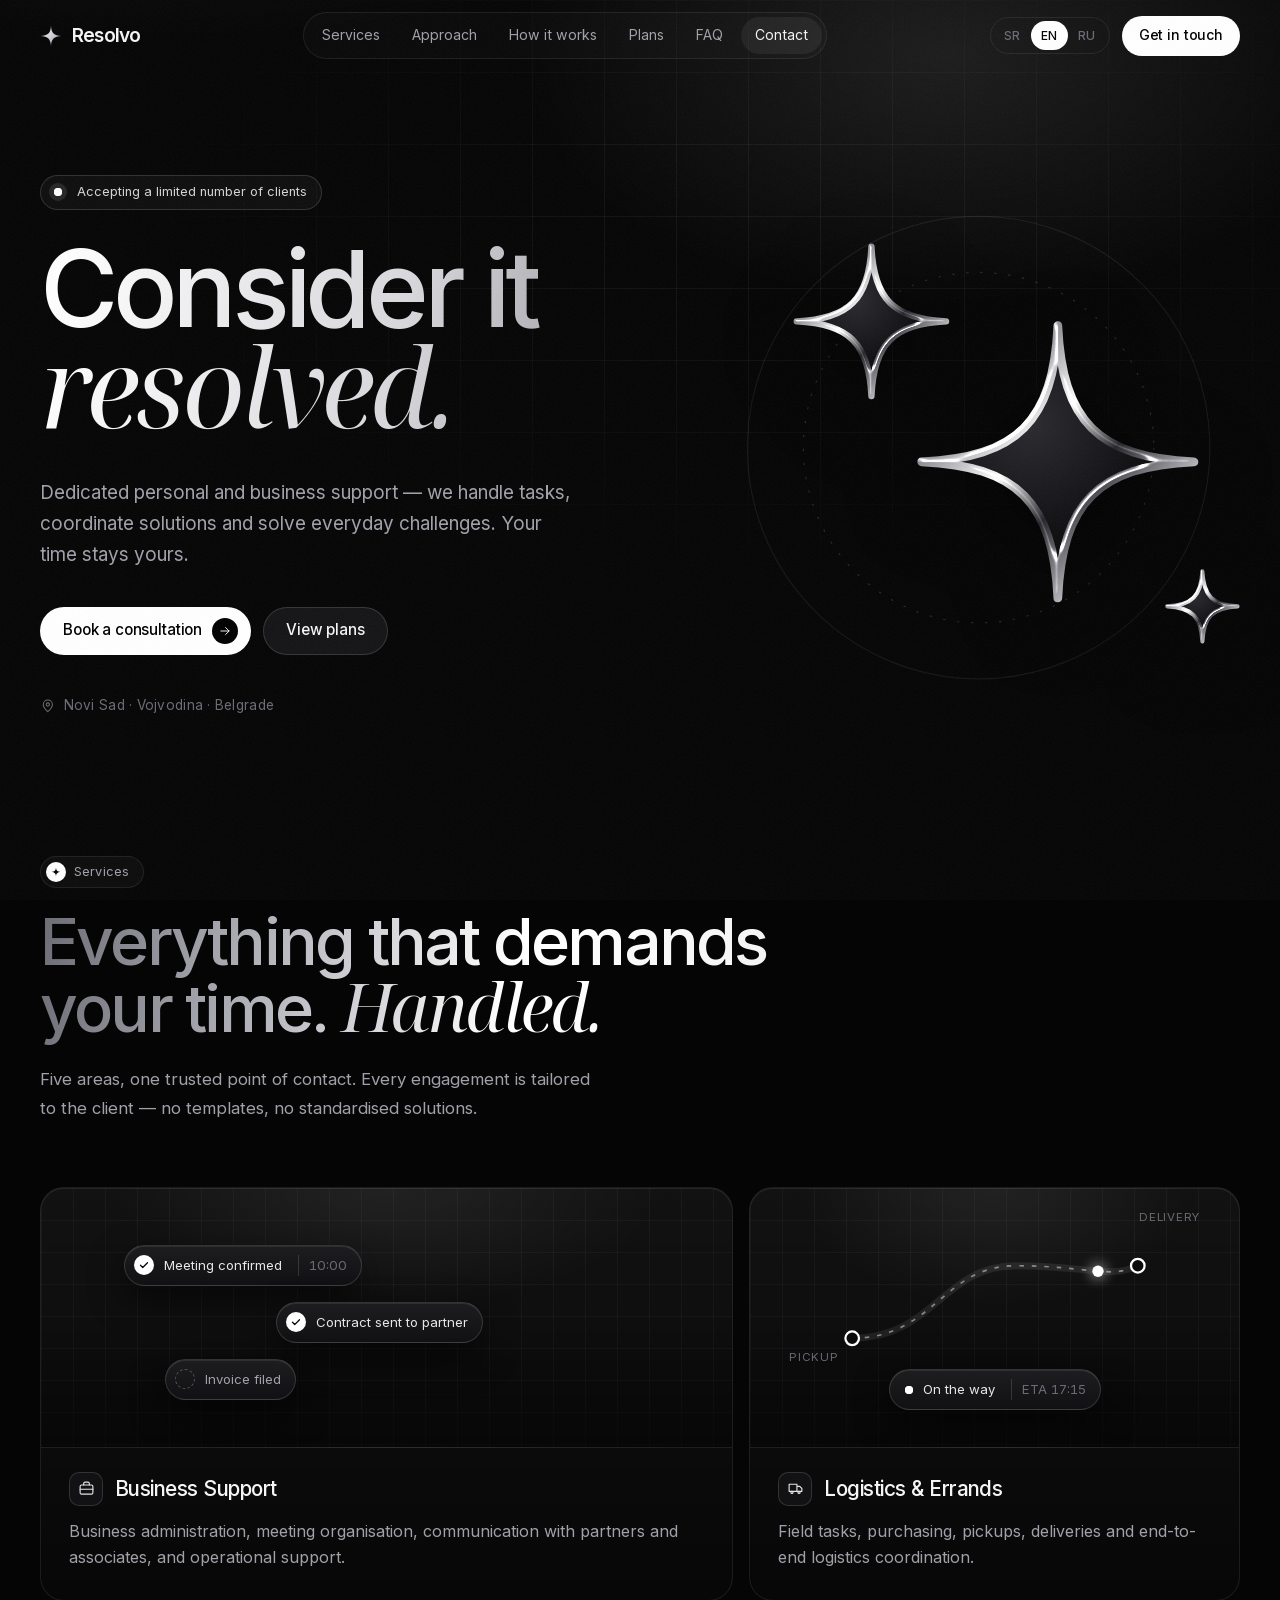
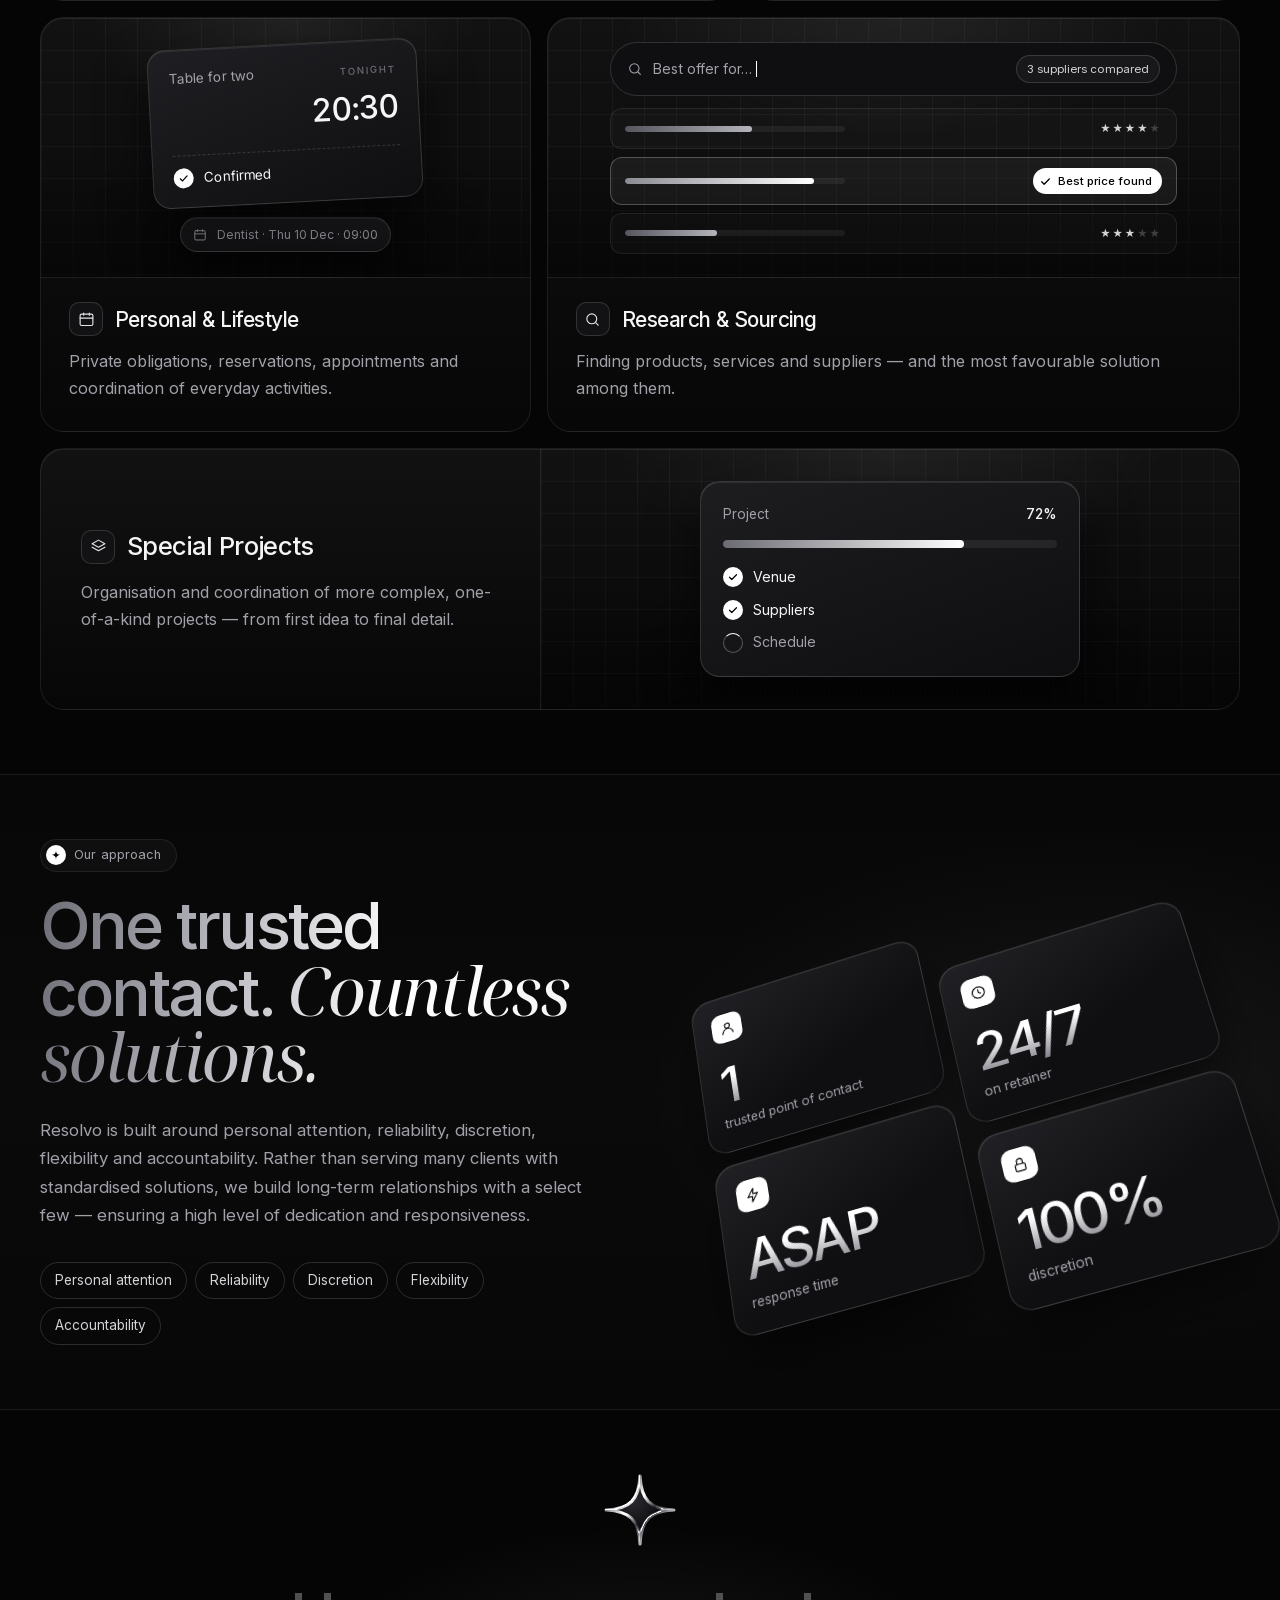
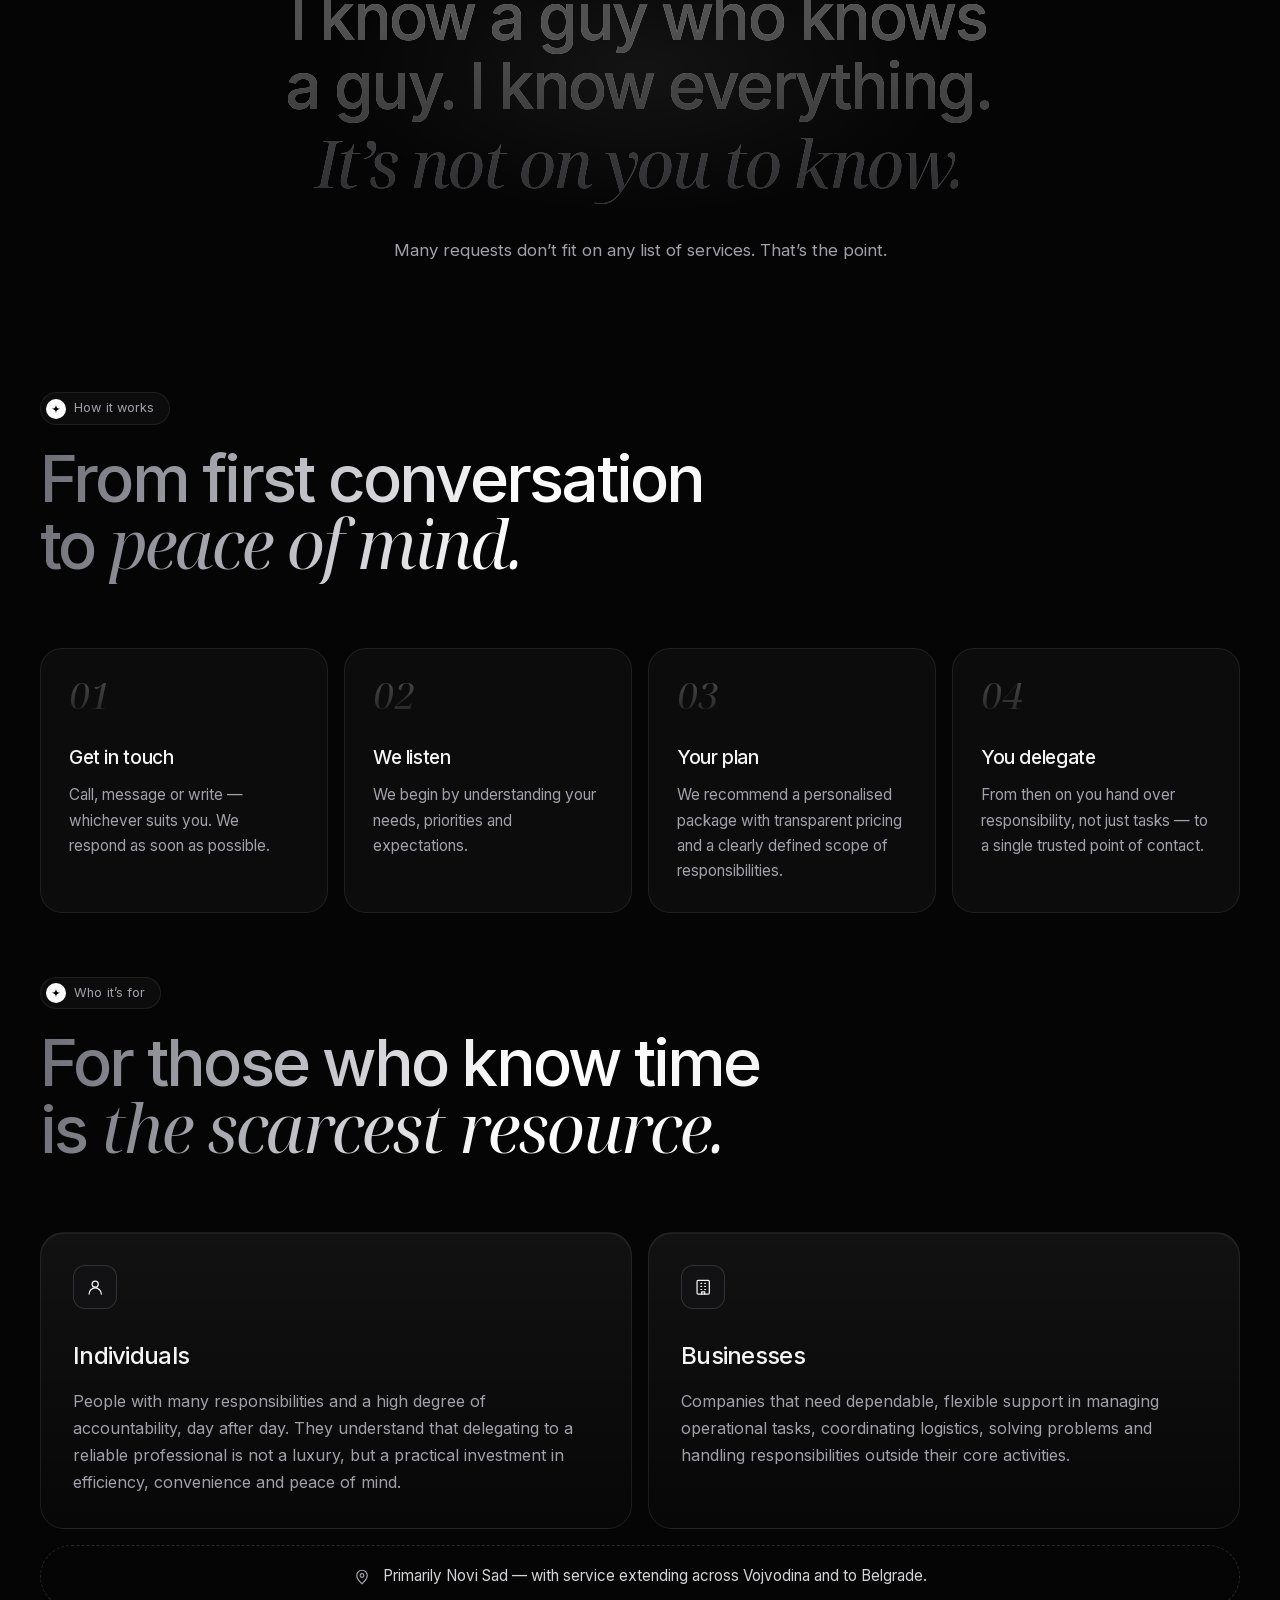
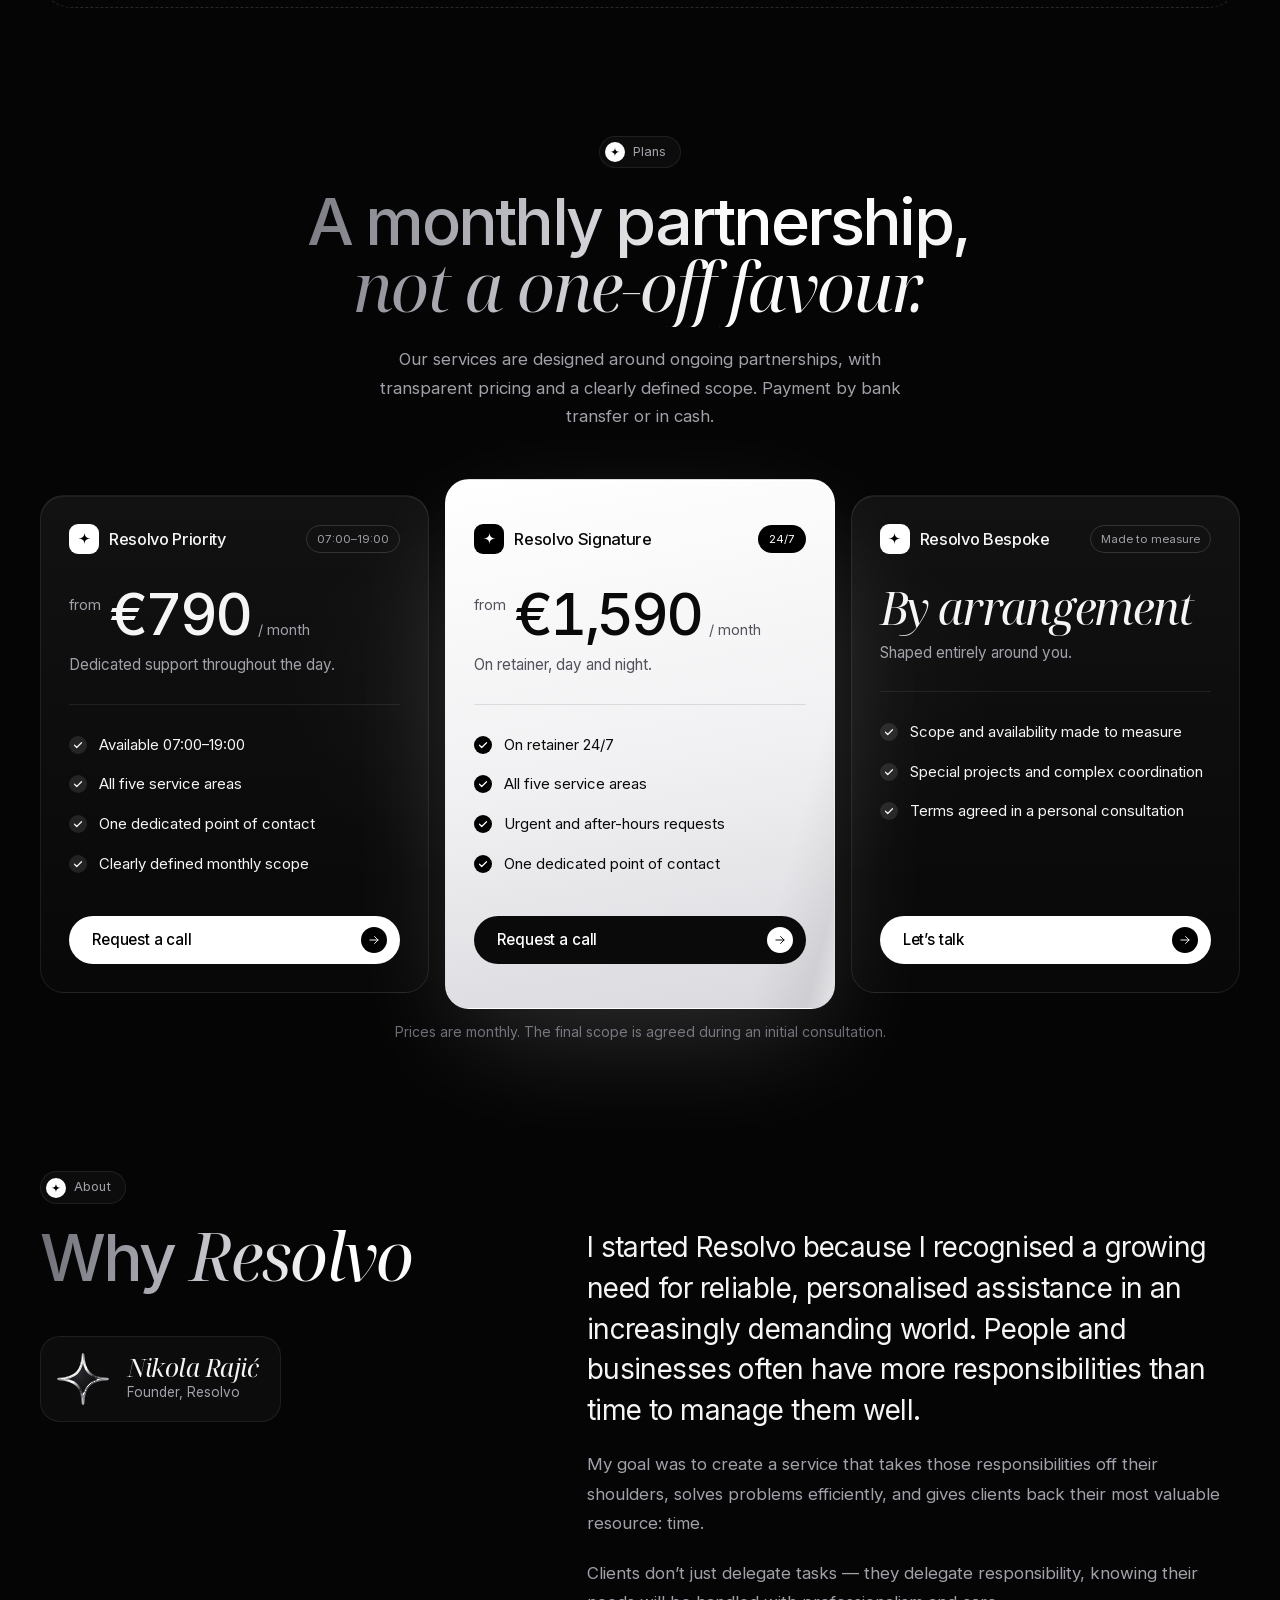
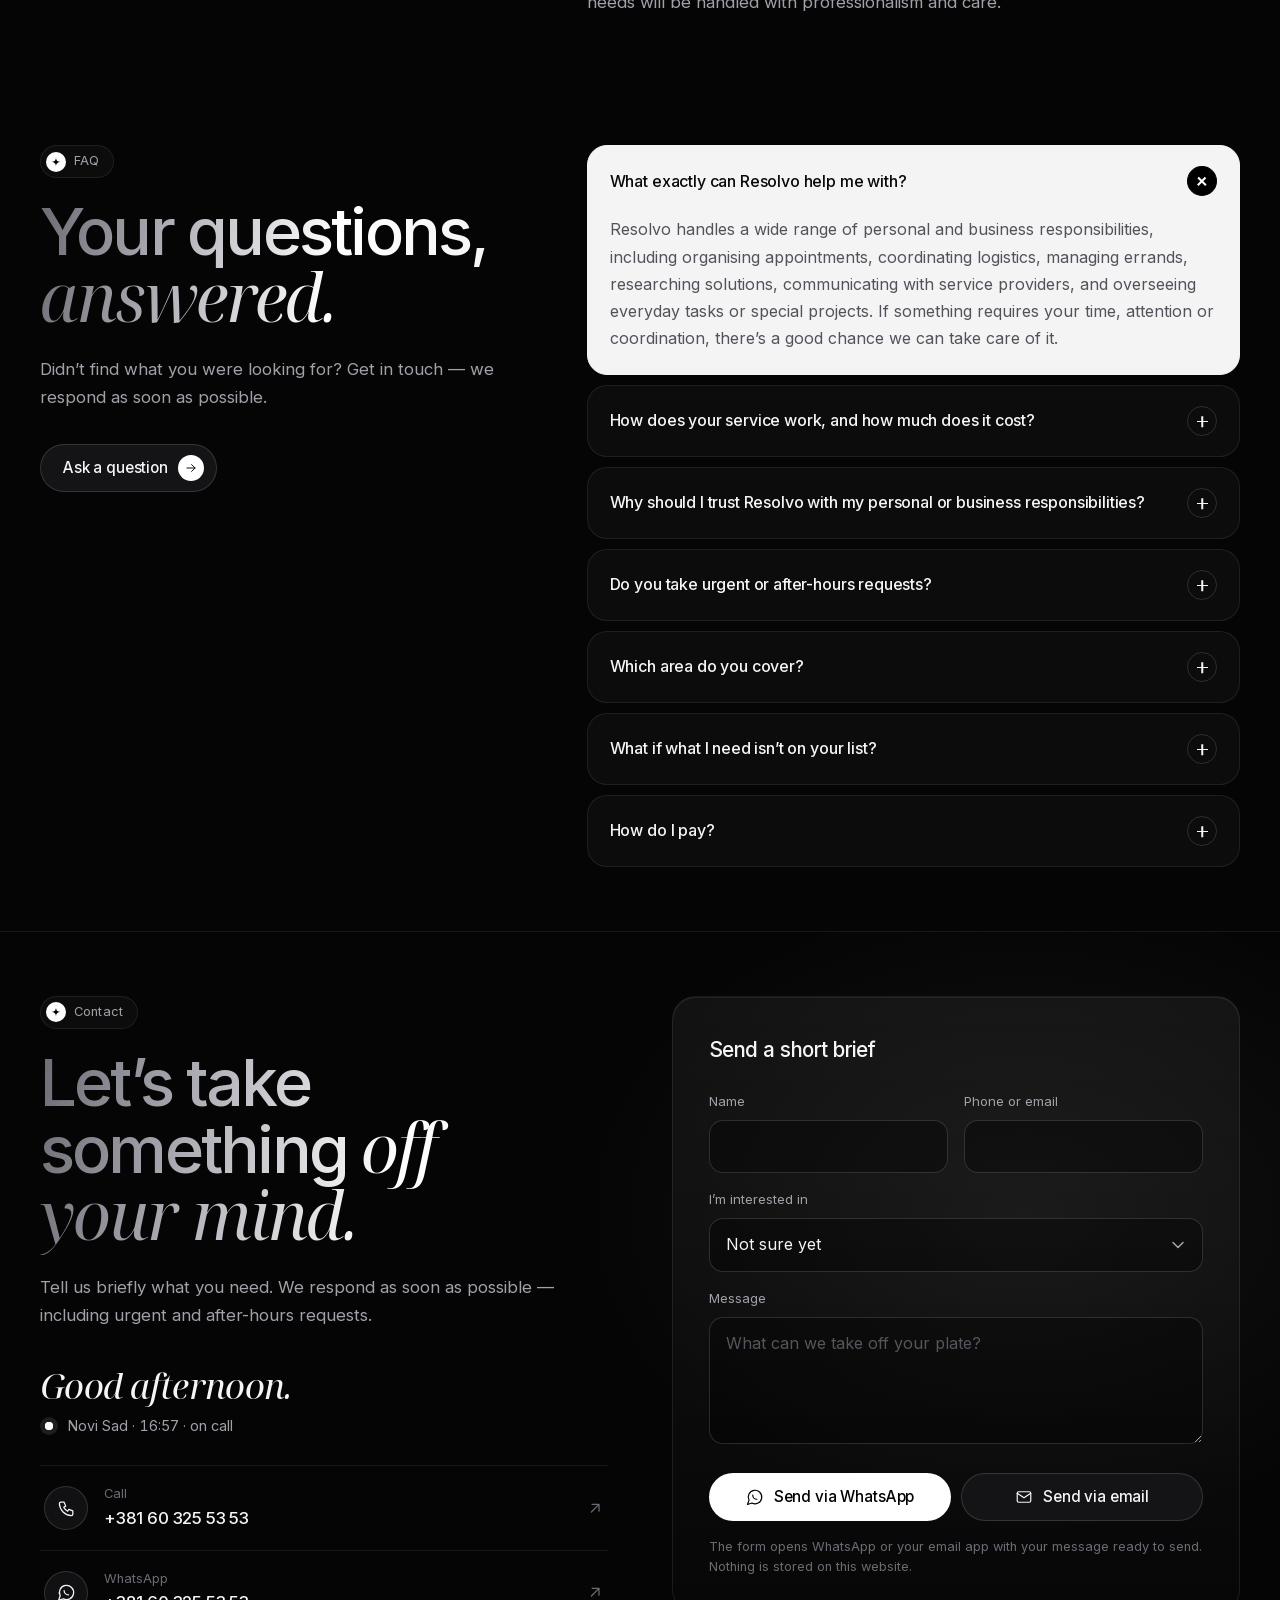
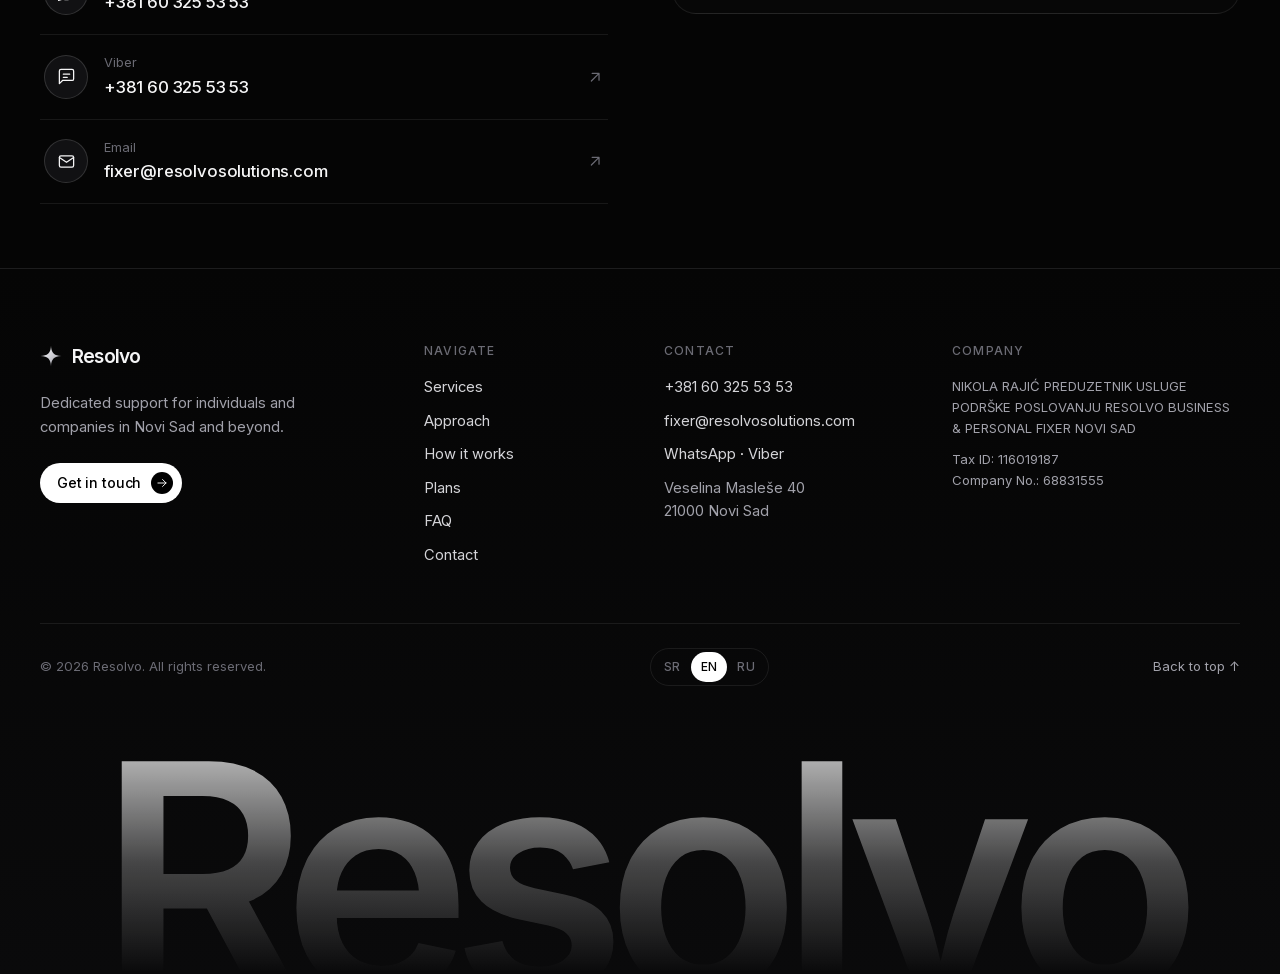
<file: en/index.html>
<!doctype html>
<html lang="en">
<head>
  <meta charset="utf-8">
  <meta name="viewport" content="width=device-width, initial-scale=1, viewport-fit=cover">
  <title>Resolvo — Business & Personal Fixer | Novi Sad</title>
  <meta name="description" content="Dedicated personal and business support in Novi Sad. Resolvo handles tasks, coordinates solutions and solves everyday challenges so you can focus on what matters most.">
  <link rel="canonical" href="https://resolvosolutions.com/en/">
  <link rel="alternate" hreflang="sr" href="https://resolvosolutions.com/">
  <link rel="alternate" hreflang="en" href="https://resolvosolutions.com/en/">
  <link rel="alternate" hreflang="ru" href="https://resolvosolutions.com/ru/">
  <link rel="alternate" hreflang="x-default" href="https://resolvosolutions.com/">
  <meta name="theme-color" content="#050505">
  <meta name="color-scheme" content="dark">
  <meta property="og:type" content="website">
  <meta property="og:site_name" content="Resolvo">
  <meta property="og:title" content="Resolvo — Business &amp; Personal Fixer | Novi Sad">
  <meta property="og:description" content="Dedicated personal and business support in Novi Sad. Resolvo handles tasks, coordinates solutions and solves everyday challenges so you can focus on what matters most.">
  <meta property="og:url" content="https://resolvosolutions.com/en/">
  <meta property="og:image" content="https://resolvosolutions.com/assets/img/og-en.png">
  <meta property="og:image:width" content="1200">
  <meta property="og:image:height" content="630">
  <meta property="og:locale" content="en_US">
  <meta property="og:locale:alternate" content="sr_RS">
  <meta property="og:locale:alternate" content="ru_RU">
  <meta name="twitter:card" content="summary_large_image">
  <link rel="icon" href="../assets/img/favicon.svg" type="image/svg+xml">
  <link rel="icon" href="../assets/img/favicon-32.png" sizes="32x32" type="image/png">
  <link rel="apple-touch-icon" href="../assets/img/apple-touch-icon.png">
  <link rel="manifest" href="../site.webmanifest">
  <link rel="preload" href="../assets/fonts/inter-latin.woff2" as="font" type="font/woff2" crossorigin>
  <link rel="preload" href="../assets/fonts/noto-serif-display-italic-latin.woff2" as="font" type="font/woff2" crossorigin>
  <link rel="stylesheet" href="../assets/css/style.css?v=ead8a46d">
  <script>document.documentElement.classList.add('js')</script>
  <script src="../assets/js/main.js?v=25bad188" defer></script>
  <script type="application/ld+json">[{"@context":"https://schema.org","@type":"ProfessionalService","@id":"https://resolvosolutions.com/#business","name":"Resolvo","legalName":"NIKOLA RAJIĆ PREDUZETNIK USLUGE PODRŠKE POSLOVANJU RESOLVO BUSINESS & PERSONAL FIXER NOVI SAD","description":"Dedicated personal and business support in Novi Sad. Resolvo handles tasks, coordinates solutions and solves everyday challenges so you can focus on what matters most.","url":"https://resolvosolutions.com/en/","image":"https://resolvosolutions.com/assets/img/og-en.png","logo":"https://resolvosolutions.com/assets/img/icon-512.png","telephone":"+381603255353","email":"fixer@resolvosolutions.com","taxID":"116019187","founder":{"@type":"Person","name":"Nikola Rajić"},"address":{"@type":"PostalAddress","streetAddress":"Veselina Masleše 40","addressLocality":"Novi Sad","postalCode":"21000","addressCountry":"RS"},"areaServed":[{"@type":"City","name":"Novi Sad"},{"@type":"AdministrativeArea","name":"Vojvodina"},{"@type":"City","name":"Belgrade"}],"knowsLanguage":["sr","en","ru"],"paymentAccepted":"Cash, bank transfer","priceRange":"€€€","makesOffer":[{"@type":"Offer","name":"Resolvo Priority","description":"Dedicated support throughout the day.","priceSpecification":{"@type":"UnitPriceSpecification","price":790,"priceCurrency":"EUR","unitText":"MONTH"}},{"@type":"Offer","name":"Resolvo Signature","description":"On retainer, day and night.","priceSpecification":{"@type":"UnitPriceSpecification","price":1590,"priceCurrency":"EUR","unitText":"MONTH"}},{"@type":"Offer","name":"Resolvo Bespoke","description":"Shaped entirely around you."}]},{"@context":"https://schema.org","@type":"FAQPage","inLanguage":"en","mainEntity":[{"@type":"Question","name":"What exactly can Resolvo help me with?","acceptedAnswer":{"@type":"Answer","text":"Resolvo handles a wide range of personal and business responsibilities, including organising appointments, coordinating logistics, managing errands, researching solutions, communicating with service providers, and overseeing everyday tasks or special projects. If something requires your time, attention or coordination, there’s a good chance we can take care of it."}},{"@type":"Question","name":"How does your service work, and how much does it cost?","acceptedAnswer":{"@type":"Answer","text":"We begin by understanding your needs, priorities and expectations. Based on these, we recommend a personalised service package that provides the appropriate level of support. Our services are primarily designed around ongoing partnerships, with transparent pricing and a clearly defined scope of responsibilities. Plans start at €790 per month."}},{"@type":"Question","name":"Why should I trust Resolvo with my personal or business responsibilities?","acceptedAnswer":{"@type":"Answer","text":"Trust, discretion and accountability are at the core of Resolvo. We deliberately work with a limited number of clients to ensure dedicated attention, direct communication and consistent service quality. Our goal isn’t simply to complete individual tasks, but to become a dependable partner you can confidently delegate responsibilities to."}},{"@type":"Question","name":"Do you take urgent or after-hours requests?","acceptedAnswer":{"@type":"Answer","text":"Yes. With Resolvo Signature we are on retainer 24/7, and urgent requests are always taken seriously."}},{"@type":"Question","name":"Which area do you cover?","acceptedAnswer":{"@type":"Answer","text":"Primarily Novi Sad. By arrangement, service extends to the rest of Vojvodina and to Belgrade."}},{"@type":"Question","name":"What if what I need isn’t on your list?","acceptedAnswer":{"@type":"Answer","text":"Ask anyway. If we don’t do it ourselves, we know someone who does — or someone who knows someone."}},{"@type":"Question","name":"How do I pay?","acceptedAnswer":{"@type":"Answer","text":"Monthly, by bank transfer or in cash."}}]}]</script>
</head>
<body>
  <a class="skip" href="#main">Skip to content</a>
  <svg class="sprite" width="0" height="0" aria-hidden="true" focusable="false">
  <defs>
    <path id="star-path" d="M100 6C103 72 128 97 194 100 128 103 103 128 100 194 97 128 72 103 6 100 72 97 97 72 100 6Z"/>
    <linearGradient id="g-chrome" x1="0" y1="0" x2="1" y2="1">
      <stop offset="0" stop-color="#ffffff"/>
      <stop offset=".2" stop-color="#6f6f77"/>
      <stop offset=".42" stop-color="#ffffff"/>
      <stop offset=".58" stop-color="#26262b"/>
      <stop offset=".8" stop-color="#d4d4da"/>
      <stop offset="1" stop-color="#4d4d54"/>
    </linearGradient>
    <radialGradient id="g-core" cx=".4" cy=".36" r=".72">
      <stop offset="0" stop-color="#2a2a2f"/>
      <stop offset=".6" stop-color="#0d0d0f"/>
      <stop offset="1" stop-color="#030303"/>
    </radialGradient>
    <linearGradient id="g-silver" x1="0" y1="0" x2="1" y2="1">
      <stop offset="0" stop-color="#ffffff"/>
      <stop offset=".5" stop-color="#cfcfd5"/>
      <stop offset="1" stop-color="#8a8a92"/>
    </linearGradient>
    <filter id="f-bevel" x="-25%" y="-25%" width="150%" height="150%" color-interpolation-filters="sRGB">
      <feGaussianBlur in="SourceAlpha" stdDeviation="3" result="b"/>
      <feSpecularLighting in="b" surfaceScale="5" specularConstant="1.15" specularExponent="22" lighting-color="#fff" result="s">
        <feDistantLight azimuth="225" elevation="40"/>
      </feSpecularLighting>
      <feComposite in="s" in2="SourceAlpha" operator="in" result="si"/>
      <feComposite in="SourceGraphic" in2="si" operator="arithmetic" k1="0" k2="1" k3="1" k4="0"/>
    </filter>
  </defs>
</svg>

  <header class="header" data-header>
    <div class="container header__inner">
      <a class="logo" href="./" aria-label="Resolvo — home"><svg class="logo__mark" viewBox="0 0 200 200" aria-hidden="true" focusable="false"><use href="#star-path" fill="url(#g-silver)"/></svg><span>Resolvo</span></a>
      <nav class="nav" aria-label="Main navigation">
        <a href="#services">Services</a>
        <a href="#approach">Approach</a>
        <a href="#process">How it works</a>
        <a href="#plans">Plans</a>
        <a href="#faq">FAQ</a>
        <a href="#contact">Contact</a>
      </nav>
      <div class="header__actions">
        
      <nav class="lang lang--header" aria-label="Language">
        <a href="../" hreflang="sr-Latn" lang="sr-Latn" title="Serbian">SR</a><a href="../en/" hreflang="en" lang="en" title="English" aria-current="page">EN</a><a href="../ru/" hreflang="ru" lang="ru" title="Russian">RU</a>
      </nav>
        <a class="btn btn--light btn--sm header__cta" href="#contact">Get in touch</a>
        <button class="burger" type="button" aria-expanded="false" aria-controls="menu" aria-label="Menu" data-open-label="Menu" data-close-label="Close menu" data-burger>
          <span></span><span></span>
        </button>
      </div>
    </div>
  </header>

  <div class="menu" id="menu" inert>
    <nav class="menu__nav" aria-label="Navigation">
      <a href="#services" style="--i:0"><span>01</span>Services</a>
      <a href="#approach" style="--i:1"><span>02</span>Approach</a>
      <a href="#process" style="--i:2"><span>03</span>How it works</a>
      <a href="#plans" style="--i:3"><span>04</span>Plans</a>
      <a href="#faq" style="--i:4"><span>05</span>FAQ</a>
      <a href="#contact" style="--i:5"><span>06</span>Contact</a>
    </nav>
    <div class="menu__foot">
      
      <nav class="lang " aria-label="Language">
        <a href="../" hreflang="sr-Latn" lang="sr-Latn" title="Serbian">SR</a><a href="../en/" hreflang="en" lang="en" title="English" aria-current="page">EN</a><a href="../ru/" hreflang="ru" lang="ru" title="Russian">RU</a>
      </nav>
      <a class="menu__phone" href="tel:+381603255353">+381 60 325 53 53</a>
    </div>
  </div>

  <main id="main">

    <!-- Hero -->
    <section class="hero" id="top">
      <div class="hero__bg" aria-hidden="true">
        <div class="hero__grid"></div>
        <div class="hero__glow"></div>
      </div>
      <div class="container hero__inner">
        <div class="hero__copy">
          <p class="badge"><span class="badge__dot"></span>Accepting a limited number of clients</p>
          <h1 class="display text-grad text-grad--hero">Consider it <em>resolved.</em></h1>
          <p class="hero__lead">Dedicated personal and business support — we handle tasks, coordinate solutions and solve everyday challenges. Your time stays yours.</p>
          <div class="hero__ctas">
            <a class="btn btn--light" href="#contact">Book a consultation<span class="btn__icon"><svg class="i" viewBox="0 0 24 24" fill="none" stroke="currentColor" stroke-width="1.6" stroke-linecap="round" stroke-linejoin="round" aria-hidden="true" focusable="false"><path d="M5 12h14M13 6l6 6-6 6"/></svg></span></a>
            <a class="btn btn--dark" href="#plans">View plans</a>
          </div>
          <p class="hero__area"><svg class="i" viewBox="0 0 24 24" fill="none" stroke="currentColor" stroke-width="1.6" stroke-linecap="round" stroke-linejoin="round" aria-hidden="true" focusable="false"><path d="M12 21s-7-6.2-7-11a7 7 0 0 1 14 0c0 4.8-7 11-7 11z"/><circle cx="12" cy="10" r="2.5"/></svg>Novi Sad · Vojvodina · Belgrade</p>
        </div>
        <div class="hero__stars" aria-hidden="true">
          <svg class="orbit" viewBox="0 0 400 400"><circle cx="200" cy="200" r="198"/><circle class="orbit__dash" cx="200" cy="200" r="150"/></svg>
          <div class="star star--lg" data-depth="0.6"><div class="star__float"><svg viewBox="0 0 200 200" aria-hidden="true" focusable="false"><use href="#star-path" fill="url(#g-core)"/><g filter="url(#f-bevel)"><use href="#star-path" fill="none" stroke="url(#g-chrome)" stroke-width="6" stroke-linejoin="round"/></g></svg></div></div>
          <div class="star star--md" data-depth="1.1"><div class="star__float"><svg viewBox="0 0 200 200" aria-hidden="true" focusable="false"><use href="#star-path" fill="url(#g-core)"/><g filter="url(#f-bevel)"><use href="#star-path" fill="none" stroke="url(#g-chrome)" stroke-width="8" stroke-linejoin="round"/></g></svg></div></div>
          <div class="star star--sm" data-depth="1.6"><div class="star__float"><svg viewBox="0 0 200 200" aria-hidden="true" focusable="false"><use href="#star-path" fill="url(#g-core)"/><g filter="url(#f-bevel)"><use href="#star-path" fill="none" stroke="url(#g-chrome)" stroke-width="11" stroke-linejoin="round"/></g></svg></div></div>
        </div>
      </div>
    </section>


    <!-- Services -->
    <section class="section" id="services">
      <div class="container">
        
      <header class="section__head " data-reveal>
        <p class="eyebrow"><span class="eyebrow__icon"><svg class="" viewBox="0 0 200 200" aria-hidden="true" focusable="false"><use href="#star-path" fill="currentColor"/></svg></span>Services</p>
        <h2 class="h2 text-grad">Everything that demands your time. <em>Handled.</em></h2>
        <p class="section__lead">Five areas, one trusted point of contact. Every engagement is tailored to the client — no templates, no standardised solutions.</p>
      </header>
        <div class="bento">
          
          <article class="card card--svc spot" data-reveal style="--d:0">
            <div class="card__visual">
          <div class="vis vis--stack">
            <div class="chip chip--a"><span class="chip__check"><svg class="i" viewBox="0 0 24 24" fill="none" stroke="currentColor" stroke-width="1.6" stroke-linecap="round" stroke-linejoin="round" aria-hidden="true" focusable="false"><path d="m5 12.5 4.5 4.5L19 7.5"/></svg></span><span>Meeting confirmed</span><span class="chip__meta">10:00</span></div>
            <div class="chip chip--b"><span class="chip__check"><svg class="i" viewBox="0 0 24 24" fill="none" stroke="currentColor" stroke-width="1.6" stroke-linecap="round" stroke-linejoin="round" aria-hidden="true" focusable="false"><path d="m5 12.5 4.5 4.5L19 7.5"/></svg></span><span>Contract sent to partner</span></div>
            <div class="chip chip--c chip--muted"><span class="chip__dot"></span><span>Invoice filed</span></div>
          </div>
            </div>
            <div class="card__body">
              <h3 class="card__title"><span class="card__icon"><svg class="i" viewBox="0 0 24 24" fill="none" stroke="currentColor" stroke-width="1.6" stroke-linecap="round" stroke-linejoin="round" aria-hidden="true" focusable="false"><rect x="3" y="7" width="18" height="13" rx="2"/><path d="M8 7V5a2 2 0 0 1 2-2h4a2 2 0 0 1 2 2v2M3 13h18"/></svg></span>Business Support</h3>
              <p>Business administration, meeting organisation, communication with partners and associates, and operational support.</p>
            </div>
          </article>
          <article class="card card--svc spot" data-reveal style="--d:120">
            <div class="card__visual">
          <div class="vis vis--route">
            <svg class="route" viewBox="0 0 300 120" aria-hidden="true" focusable="false">
              <path class="route__base" d="M24 92C96 92 104 28 168 28S252 40 276 28"/>
              <path class="route__dash" d="M24 92C96 92 104 28 168 28S252 40 276 28"/>
              <circle class="route__end" cx="24" cy="92" r="6"/>
              <circle class="route__end" cx="276" cy="28" r="6"/>
              <circle class="route__dot" r="5"><animateMotion dur="4.5s" repeatCount="indefinite" keyPoints="0;1" keyTimes="0;1" calcMode="spline" keySplines=".45 0 .25 1" path="M24 92C96 92 104 28 168 28S252 40 276 28"/></circle>
            </svg>
            <span class="route__label route__label--a">Pickup</span>
            <span class="route__label route__label--b">Delivery</span>
            <div class="chip chip--status"><span class="pulse"></span><span>On the way</span><span class="chip__meta">ETA <time data-eta>14:20</time></span></div>
          </div>
            </div>
            <div class="card__body">
              <h3 class="card__title"><span class="card__icon"><svg class="i" viewBox="0 0 24 24" fill="none" stroke="currentColor" stroke-width="1.6" stroke-linecap="round" stroke-linejoin="round" aria-hidden="true" focusable="false"><path d="M3 6h11v10H3zM14 9h4l3 3v4h-7"/><circle cx="7" cy="17.5" r="1.5"/><circle cx="17" cy="17.5" r="1.5"/></svg></span>Logistics & Errands</h3>
              <p>Field tasks, purchasing, pickups, deliveries and end-to-end logistics coordination.</p>
            </div>
          </article>
          <article class="card card--svc spot" data-reveal style="--d:0">
            <div class="card__visual">
          <div class="vis vis--ticket">
            <div class="ticket">
              <div class="ticket__row"><span class="ticket__label">Table for two</span><span class="ticket__time"><span class="ticket__day" data-day data-at="20:30" data-today="tonight" data-tomorrow="tomorrow" hidden></span>20:30</span></div>
              <div class="ticket__rule"></div>
              <div class="ticket__status"><span class="chip__check"><svg class="i" viewBox="0 0 24 24" fill="none" stroke="currentColor" stroke-width="1.6" stroke-linecap="round" stroke-linejoin="round" aria-hidden="true" focusable="false"><path d="m5 12.5 4.5 4.5L19 7.5"/></svg></span>Confirmed</div>
            </div>
            <div class="chip chip--small chip--muted"><svg class="i" viewBox="0 0 24 24" fill="none" stroke="currentColor" stroke-width="1.6" stroke-linecap="round" stroke-linejoin="round" aria-hidden="true" focusable="false"><rect x="3" y="4.5" width="18" height="16" rx="2"/><path d="M8 3v3M16 3v3M3 10h18"/></svg><span>Dentist · <span data-thursday>Thu</span> · 09:00</span></div>
          </div>
            </div>
            <div class="card__body">
              <h3 class="card__title"><span class="card__icon"><svg class="i" viewBox="0 0 24 24" fill="none" stroke="currentColor" stroke-width="1.6" stroke-linecap="round" stroke-linejoin="round" aria-hidden="true" focusable="false"><rect x="3" y="4.5" width="18" height="16" rx="2"/><path d="M8 3v3M16 3v3M3 10h18"/></svg></span>Personal & Lifestyle</h3>
              <p>Private obligations, reservations, appointments and coordination of everyday activities.</p>
            </div>
          </article>
          <article class="card card--svc spot" data-reveal style="--d:120">
            <div class="card__visual">
          <div class="vis vis--search">
            <div class="search"><svg class="i" viewBox="0 0 24 24" fill="none" stroke="currentColor" stroke-width="1.6" stroke-linecap="round" stroke-linejoin="round" aria-hidden="true" focusable="false"><circle cx="11" cy="11" r="7"/><path d="m20 20-3.5-3.5"/></svg><span class="search__text">Best offer for…</span><span class="caret"></span><span class="search__count">3 suppliers compared</span></div>
            <div class="results">
              <div class="result"><span class="result__bar" style="--w:58%"></span><span class="result__stars">★★★★<i>★</i></span></div>
              <div class="result result--best"><span class="result__bar" style="--w:86%"></span><span class="result__tag"><svg class="i" viewBox="0 0 24 24" fill="none" stroke="currentColor" stroke-width="1.6" stroke-linecap="round" stroke-linejoin="round" aria-hidden="true" focusable="false"><path d="m5 12.5 4.5 4.5L19 7.5"/></svg>Best price found</span></div>
              <div class="result"><span class="result__bar" style="--w:42%"></span><span class="result__stars">★★★<i>★★</i></span></div>
            </div>
          </div>
            </div>
            <div class="card__body">
              <h3 class="card__title"><span class="card__icon"><svg class="i" viewBox="0 0 24 24" fill="none" stroke="currentColor" stroke-width="1.6" stroke-linecap="round" stroke-linejoin="round" aria-hidden="true" focusable="false"><circle cx="11" cy="11" r="7"/><path d="m20 20-3.5-3.5"/></svg></span>Research & Sourcing</h3>
              <p>Finding products, services and suppliers — and the most favourable solution among them.</p>
            </div>
          </article>
          <article class="card card--svc spot" data-reveal style="--d:0">
            <div class="card__visual">
          <div class="vis vis--project">
            <div class="project">
              <div class="project__head"><span>Project</span><span class="project__pct">72%</span></div>
              <div class="progress"><span></span></div>
              <ul class="project__list">
                <li class="is-done"><span class="chip__check"><svg class="i" viewBox="0 0 24 24" fill="none" stroke="currentColor" stroke-width="1.6" stroke-linecap="round" stroke-linejoin="round" aria-hidden="true" focusable="false"><path d="m5 12.5 4.5 4.5L19 7.5"/></svg></span>Venue</li>
                <li class="is-done"><span class="chip__check"><svg class="i" viewBox="0 0 24 24" fill="none" stroke="currentColor" stroke-width="1.6" stroke-linecap="round" stroke-linejoin="round" aria-hidden="true" focusable="false"><path d="m5 12.5 4.5 4.5L19 7.5"/></svg></span>Suppliers</li>
                <li><span class="project__ring"></span>Schedule</li>
              </ul>
            </div>
          </div>
            </div>
            <div class="card__body">
              <h3 class="card__title"><span class="card__icon"><svg class="i" viewBox="0 0 24 24" fill="none" stroke="currentColor" stroke-width="1.6" stroke-linecap="round" stroke-linejoin="round" aria-hidden="true" focusable="false"><path d="m12 3 9 5-9 5-9-5z"/><path d="m3 13 9 5 9-5"/></svg></span>Special Projects</h3>
              <p>Organisation and coordination of more complex, one-of-a-kind projects — from first idea to final detail.</p>
            </div>
          </article>
        </div>
      </div>
    </section>

    <!-- Approach -->
    <section class="section section--approach" id="approach">
      <div class="container split">
        <div class="split__copy" data-reveal>
          <p class="eyebrow"><span class="eyebrow__icon"><svg class="" viewBox="0 0 200 200" aria-hidden="true" focusable="false"><use href="#star-path" fill="currentColor"/></svg></span>Our approach</p>
          <h2 class="h2 text-grad">One trusted contact. <em>Countless solutions.</em></h2>
          <p class="section__lead">Resolvo is built around personal attention, reliability, discretion, flexibility and accountability. Rather than serving many clients with standardised solutions, we build long-term relationships with a select few — ensuring a high level of dedication and responsiveness.</p>
          <ul class="values">
            <li>Personal attention</li><li>Reliability</li><li>Discretion</li><li>Flexibility</li><li>Accountability</li>
          </ul>
        </div>
        <div class="tilt" data-reveal style="--d:150">
          <ul class="tilt__plane">
            <li class="stat stat--0">
              <span class="stat__icon"><svg class="i" viewBox="0 0 24 24" fill="none" stroke="currentColor" stroke-width="1.6" stroke-linecap="round" stroke-linejoin="round" aria-hidden="true" focusable="false"><circle cx="12" cy="8" r="4"/><path d="M4 21a8 8 0 0 1 16 0"/></svg></span>
              <strong class="stat__value">1</strong>
              <span class="stat__label">trusted point of contact</span>
            </li>
            <li class="stat stat--1">
              <span class="stat__icon"><svg class="i" viewBox="0 0 24 24" fill="none" stroke="currentColor" stroke-width="1.6" stroke-linecap="round" stroke-linejoin="round" aria-hidden="true" focusable="false"><circle cx="12" cy="12" r="9"/><path d="M12 7v5l3 2"/></svg></span>
              <strong class="stat__value">24/7</strong>
              <span class="stat__label">on retainer</span>
            </li>
            <li class="stat stat--2">
              <span class="stat__icon"><svg class="i" viewBox="0 0 24 24" fill="none" stroke="currentColor" stroke-width="1.6" stroke-linecap="round" stroke-linejoin="round" aria-hidden="true" focusable="false"><path d="M13 2 4 14h7l-1 8 9-12h-7z"/></svg></span>
              <strong class="stat__value">ASAP</strong>
              <span class="stat__label">response time</span>
            </li>
            <li class="stat stat--3">
              <span class="stat__icon"><svg class="i" viewBox="0 0 24 24" fill="none" stroke="currentColor" stroke-width="1.6" stroke-linecap="round" stroke-linejoin="round" aria-hidden="true" focusable="false"><rect x="5" y="11" width="14" height="10" rx="2"/><path d="M8 11V7a4 4 0 0 1 8 0v4"/></svg></span>
              <strong class="stat__value">100%</strong>
              <span class="stat__label">discretion</span>
            </li>
          </ul>
        </div>
      </div>
    </section>

    <!-- Quote -->
    <section class="section quote">
      <div class="container">
        <figure class="quote__inner" data-reveal>
          <div class="quote__star" aria-hidden="true"><svg viewBox="0 0 200 200" aria-hidden="true" focusable="false"><use href="#star-path" fill="url(#g-core)"/><g filter="url(#f-bevel)"><use href="#star-path" fill="none" stroke="url(#g-chrome)" stroke-width="9" stroke-linejoin="round"/></g></svg></div>
          <blockquote>
            <p class="quote__text text-grad" data-lit style="--n:17"><span class="w" style="--i:0">I</span> <span class="w" style="--i:1">know</span> <span class="w" style="--i:2">a</span> <span class="w" style="--i:3">guy</span> <span class="w" style="--i:4">who</span> <span class="w" style="--i:5">knows</span> <span class="w" style="--i:6">a</span> <span class="w" style="--i:7">guy.</span> <span class="w" style="--i:8">I</span> <span class="w" style="--i:9">know</span> <span class="w" style="--i:10">everything.</span> <em><span class="w" style="--i:11">It’s</span> <span class="w" style="--i:12">not</span> <span class="w" style="--i:13">on</span> <span class="w" style="--i:14">you</span> <span class="w" style="--i:15">to</span> <span class="w" style="--i:16">know.</span></em></p>
          </blockquote>
          <figcaption class="quote__sub">Many requests don’t fit on any list of services. That’s the point.</figcaption>
        </figure>
      </div>
    </section>

    <!-- Process -->
    <section class="section" id="process">
      <div class="container">
        
      <header class="section__head " data-reveal>
        <p class="eyebrow"><span class="eyebrow__icon"><svg class="" viewBox="0 0 200 200" aria-hidden="true" focusable="false"><use href="#star-path" fill="currentColor"/></svg></span>How it works</p>
        <h2 class="h2 text-grad">From first conversation to <em>peace of mind.</em></h2>
        
      </header>
        <ol class="steps" data-steps style="--n:4">
          <li class="step" data-reveal style="--d:0;--i:0">
            <div class="step__top"><span class="step__num">01</span><span class="step__line"></span></div>
            <h3>Get in touch</h3>
            <p>Call, message or write — whichever suits you. We respond as soon as possible.</p>
          </li>
          <li class="step" data-reveal style="--d:110;--i:1">
            <div class="step__top"><span class="step__num">02</span><span class="step__line"></span></div>
            <h3>We listen</h3>
            <p>We begin by understanding your needs, priorities and expectations.</p>
          </li>
          <li class="step" data-reveal style="--d:220;--i:2">
            <div class="step__top"><span class="step__num">03</span><span class="step__line"></span></div>
            <h3>Your plan</h3>
            <p>We recommend a personalised package with transparent pricing and a clearly defined scope of responsibilities.</p>
          </li>
          <li class="step" data-reveal style="--d:330;--i:3">
            <div class="step__top"><span class="step__num">04</span><span class="step__line"></span></div>
            <h3>You delegate</h3>
            <p>From then on you hand over responsibility, not just tasks — to a single trusted point of contact.</p>
          </li>
        </ol>
      </div>
    </section>

    <!-- Clients -->
    <section class="section section--tight" id="clients">
      <div class="container">
        
      <header class="section__head " data-reveal>
        <p class="eyebrow"><span class="eyebrow__icon"><svg class="" viewBox="0 0 200 200" aria-hidden="true" focusable="false"><use href="#star-path" fill="currentColor"/></svg></span>Who it’s for</p>
        <h2 class="h2 text-grad">For those who know time is <em>the scarcest resource.</em></h2>
        
      </header>
        <div class="clients">
          <article class="card client spot" data-reveal style="--d:0">
            <span class="client__icon"><svg class="i" viewBox="0 0 24 24" fill="none" stroke="currentColor" stroke-width="1.6" stroke-linecap="round" stroke-linejoin="round" aria-hidden="true" focusable="false"><circle cx="12" cy="8" r="4"/><path d="M4 21a8 8 0 0 1 16 0"/></svg></span>
            <h3>Individuals</h3>
            <p>People with many responsibilities and a high degree of accountability, day after day. They understand that delegating to a reliable professional is not a luxury, but a practical investment in efficiency, convenience and peace of mind.</p>
          </article>
          <article class="card client spot" data-reveal style="--d:120">
            <span class="client__icon"><svg class="i" viewBox="0 0 24 24" fill="none" stroke="currentColor" stroke-width="1.6" stroke-linecap="round" stroke-linejoin="round" aria-hidden="true" focusable="false"><rect x="4" y="3" width="16" height="18" rx="1.5"/><path d="M9 7h1M14 7h1M9 11h1M14 11h1M9 15h1M14 15h1M10 21v-3h4v3"/></svg></span>
            <h3>Businesses</h3>
            <p>Companies that need dependable, flexible support in managing operational tasks, coordinating logistics, solving problems and handling responsibilities outside their core activities.</p>
          </article>
          <p class="area" data-reveal><svg class="i" viewBox="0 0 24 24" fill="none" stroke="currentColor" stroke-width="1.6" stroke-linecap="round" stroke-linejoin="round" aria-hidden="true" focusable="false"><path d="M12 21s-7-6.2-7-11a7 7 0 0 1 14 0c0 4.8-7 11-7 11z"/><circle cx="12" cy="10" r="2.5"/></svg><span>Primarily Novi Sad — with service extending across Vojvodina and to Belgrade.</span></p>
        </div>
      </div>
    </section>

    <!-- Plans -->
    <section class="section section--plans" id="plans">
      <div class="container">
        
      <header class="section__head section__head--center" data-reveal>
        <p class="eyebrow"><span class="eyebrow__icon"><svg class="" viewBox="0 0 200 200" aria-hidden="true" focusable="false"><use href="#star-path" fill="currentColor"/></svg></span>Plans</p>
        <h2 class="h2 text-grad">A monthly partnership, <em>not a one-off favour.</em></h2>
        <p class="section__lead">Our services are designed around ongoing partnerships, with transparent pricing and a clearly defined scope. Payment by bank transfer or in cash.</p>
      </header>
        <div class="plans">
          <article class="plan" data-reveal style="--d:0">
            <header class="plan__head">
              <span class="plan__mark"><svg class="" viewBox="0 0 200 200" aria-hidden="true" focusable="false"><use href="#star-path" fill="currentColor"/></svg></span>
              <h3 class="plan__name">Resolvo Priority</h3>
              <span class="plan__tag">07:00–19:00</span>
            </header>
            <p class="plan__price"><span class="plan__from">from</span><strong>€790</strong><span>/ month</span></p>
            <p class="plan__desc">Dedicated support throughout the day.</p>
            <ul class="plan__features">
              <li><svg class="i" viewBox="0 0 24 24" fill="none" stroke="currentColor" stroke-width="1.6" stroke-linecap="round" stroke-linejoin="round" aria-hidden="true" focusable="false"><path d="m5 12.5 4.5 4.5L19 7.5"/></svg><span>Available 07:00–19:00</span></li>
              <li><svg class="i" viewBox="0 0 24 24" fill="none" stroke="currentColor" stroke-width="1.6" stroke-linecap="round" stroke-linejoin="round" aria-hidden="true" focusable="false"><path d="m5 12.5 4.5 4.5L19 7.5"/></svg><span>All five service areas</span></li>
              <li><svg class="i" viewBox="0 0 24 24" fill="none" stroke="currentColor" stroke-width="1.6" stroke-linecap="round" stroke-linejoin="round" aria-hidden="true" focusable="false"><path d="m5 12.5 4.5 4.5L19 7.5"/></svg><span>One dedicated point of contact</span></li>
              <li><svg class="i" viewBox="0 0 24 24" fill="none" stroke="currentColor" stroke-width="1.6" stroke-linecap="round" stroke-linejoin="round" aria-hidden="true" focusable="false"><path d="m5 12.5 4.5 4.5L19 7.5"/></svg><span>Clearly defined monthly scope</span></li>
            </ul>
            <a class="btn btn--light plan__cta" href="#contact" data-plan="priority">Request a call<span class="btn__icon"><svg class="i" viewBox="0 0 24 24" fill="none" stroke="currentColor" stroke-width="1.6" stroke-linecap="round" stroke-linejoin="round" aria-hidden="true" focusable="false"><path d="M5 12h14M13 6l6 6-6 6"/></svg></span></a>
          </article>
          <article class="plan plan--featured" data-reveal style="--d:120">
            <header class="plan__head">
              <span class="plan__mark"><svg class="" viewBox="0 0 200 200" aria-hidden="true" focusable="false"><use href="#star-path" fill="currentColor"/></svg></span>
              <h3 class="plan__name">Resolvo Signature</h3>
              <span class="plan__tag">24/7</span>
            </header>
            <p class="plan__price"><span class="plan__from">from</span><strong>€1,590</strong><span>/ month</span></p>
            <p class="plan__desc">On retainer, day and night.</p>
            <ul class="plan__features">
              <li><svg class="i" viewBox="0 0 24 24" fill="none" stroke="currentColor" stroke-width="1.6" stroke-linecap="round" stroke-linejoin="round" aria-hidden="true" focusable="false"><path d="m5 12.5 4.5 4.5L19 7.5"/></svg><span>On retainer 24/7</span></li>
              <li><svg class="i" viewBox="0 0 24 24" fill="none" stroke="currentColor" stroke-width="1.6" stroke-linecap="round" stroke-linejoin="round" aria-hidden="true" focusable="false"><path d="m5 12.5 4.5 4.5L19 7.5"/></svg><span>All five service areas</span></li>
              <li><svg class="i" viewBox="0 0 24 24" fill="none" stroke="currentColor" stroke-width="1.6" stroke-linecap="round" stroke-linejoin="round" aria-hidden="true" focusable="false"><path d="m5 12.5 4.5 4.5L19 7.5"/></svg><span>Urgent and after-hours requests</span></li>
              <li><svg class="i" viewBox="0 0 24 24" fill="none" stroke="currentColor" stroke-width="1.6" stroke-linecap="round" stroke-linejoin="round" aria-hidden="true" focusable="false"><path d="m5 12.5 4.5 4.5L19 7.5"/></svg><span>One dedicated point of contact</span></li>
            </ul>
            <a class="btn btn--ink plan__cta" href="#contact" data-plan="signature">Request a call<span class="btn__icon"><svg class="i" viewBox="0 0 24 24" fill="none" stroke="currentColor" stroke-width="1.6" stroke-linecap="round" stroke-linejoin="round" aria-hidden="true" focusable="false"><path d="M5 12h14M13 6l6 6-6 6"/></svg></span></a>
          </article>
          <article class="plan" data-reveal style="--d:240">
            <header class="plan__head">
              <span class="plan__mark"><svg class="" viewBox="0 0 200 200" aria-hidden="true" focusable="false"><use href="#star-path" fill="currentColor"/></svg></span>
              <h3 class="plan__name">Resolvo Bespoke</h3>
              <span class="plan__tag">Made to measure</span>
            </header>
            <p class="plan__price plan__price--text"><strong>By arrangement</strong></p>
            <p class="plan__desc">Shaped entirely around you.</p>
            <ul class="plan__features">
              <li><svg class="i" viewBox="0 0 24 24" fill="none" stroke="currentColor" stroke-width="1.6" stroke-linecap="round" stroke-linejoin="round" aria-hidden="true" focusable="false"><path d="m5 12.5 4.5 4.5L19 7.5"/></svg><span>Scope and availability made to measure</span></li>
              <li><svg class="i" viewBox="0 0 24 24" fill="none" stroke="currentColor" stroke-width="1.6" stroke-linecap="round" stroke-linejoin="round" aria-hidden="true" focusable="false"><path d="m5 12.5 4.5 4.5L19 7.5"/></svg><span>Special projects and complex coordination</span></li>
              <li><svg class="i" viewBox="0 0 24 24" fill="none" stroke="currentColor" stroke-width="1.6" stroke-linecap="round" stroke-linejoin="round" aria-hidden="true" focusable="false"><path d="m5 12.5 4.5 4.5L19 7.5"/></svg><span>Terms agreed in a personal consultation</span></li>
            </ul>
            <a class="btn btn--light plan__cta" href="#contact" data-plan="bespoke">Let’s talk<span class="btn__icon"><svg class="i" viewBox="0 0 24 24" fill="none" stroke="currentColor" stroke-width="1.6" stroke-linecap="round" stroke-linejoin="round" aria-hidden="true" focusable="false"><path d="M5 12h14M13 6l6 6-6 6"/></svg></span></a>
          </article>
        </div>
        <p class="plans__note" data-reveal>Prices are monthly. The final scope is agreed during an initial consultation.</p>
      </div>
    </section>

    <!-- About -->
    <section class="section" id="about">
      <div class="container about">
        <div class="about__head" data-reveal>
          <p class="eyebrow"><span class="eyebrow__icon"><svg class="" viewBox="0 0 200 200" aria-hidden="true" focusable="false"><use href="#star-path" fill="currentColor"/></svg></span>About</p>
          <h2 class="h2 text-grad">Why <em>Resolvo</em></h2>
          <div class="signature">
            <div class="signature__star" aria-hidden="true"><svg viewBox="0 0 200 200" aria-hidden="true" focusable="false"><use href="#star-path" fill="url(#g-core)"/><g filter="url(#f-bevel)"><use href="#star-path" fill="none" stroke="url(#g-chrome)" stroke-width="10" stroke-linejoin="round"/></g></svg></div>
            <div>
              <p class="signature__name">Nikola Rajić</p>
              <p class="signature__role">Founder, Resolvo</p>
            </div>
          </div>
        </div>
        <div class="about__body" data-reveal style="--d:120">
          <p class="about__lead">I started Resolvo because I recognised a growing need for reliable, personalised assistance in an increasingly demanding world. People and businesses often have more responsibilities than time to manage them well.</p>
          <p>My goal was to create a service that takes those responsibilities off their shoulders, solves problems efficiently, and gives clients back their most valuable resource: time.</p>
          <p>Clients don’t just delegate tasks — they delegate responsibility, knowing their needs will be handled with professionalism and care.</p>
        </div>
      </div>
    </section>

    <!-- FAQ -->
    <section class="section" id="faq">
      <div class="container faq">
        <div class="faq__intro" data-reveal>
          <p class="eyebrow"><span class="eyebrow__icon"><svg class="" viewBox="0 0 200 200" aria-hidden="true" focusable="false"><use href="#star-path" fill="currentColor"/></svg></span>FAQ</p>
          <h2 class="h2 text-grad">Your questions, <em>answered.</em></h2>
          <p class="section__lead">Didn’t find what you were looking for? Get in touch — we respond as soon as possible.</p>
          <a class="btn btn--dark" href="#contact">Ask a question<span class="btn__icon"><svg class="i" viewBox="0 0 24 24" fill="none" stroke="currentColor" stroke-width="1.6" stroke-linecap="round" stroke-linejoin="round" aria-hidden="true" focusable="false"><path d="M5 12h14M13 6l6 6-6 6"/></svg></span></a>
        </div>
        <div class="faq__list" data-reveal style="--d:120">
          <details class="qa" open>
            <summary>What exactly can Resolvo help me with?<span class="qa__icon" aria-hidden="true"></span></summary>
            <div class="qa__a"><div class="qa__inner"><p>Resolvo handles a wide range of personal and business responsibilities, including organising appointments, coordinating logistics, managing errands, researching solutions, communicating with service providers, and overseeing everyday tasks or special projects. If something requires your time, attention or coordination, there’s a good chance we can take care of it.</p></div></div>
          </details>
          <details class="qa">
            <summary>How does your service work, and how much does it cost?<span class="qa__icon" aria-hidden="true"></span></summary>
            <div class="qa__a"><div class="qa__inner"><p>We begin by understanding your needs, priorities and expectations. Based on these, we recommend a personalised service package that provides the appropriate level of support. Our services are primarily designed around ongoing partnerships, with transparent pricing and a clearly defined scope of responsibilities. Plans start at €790 per month.</p></div></div>
          </details>
          <details class="qa">
            <summary>Why should I trust Resolvo with my personal or business responsibilities?<span class="qa__icon" aria-hidden="true"></span></summary>
            <div class="qa__a"><div class="qa__inner"><p>Trust, discretion and accountability are at the core of Resolvo. We deliberately work with a limited number of clients to ensure dedicated attention, direct communication and consistent service quality. Our goal isn’t simply to complete individual tasks, but to become a dependable partner you can confidently delegate responsibilities to.</p></div></div>
          </details>
          <details class="qa">
            <summary>Do you take urgent or after-hours requests?<span class="qa__icon" aria-hidden="true"></span></summary>
            <div class="qa__a"><div class="qa__inner"><p>Yes. With Resolvo Signature we are on retainer 24/7, and urgent requests are always taken seriously.</p></div></div>
          </details>
          <details class="qa">
            <summary>Which area do you cover?<span class="qa__icon" aria-hidden="true"></span></summary>
            <div class="qa__a"><div class="qa__inner"><p>Primarily Novi Sad. By arrangement, service extends to the rest of Vojvodina and to Belgrade.</p></div></div>
          </details>
          <details class="qa">
            <summary>What if what I need isn’t on your list?<span class="qa__icon" aria-hidden="true"></span></summary>
            <div class="qa__a"><div class="qa__inner"><p>Ask anyway. If we don’t do it ourselves, we know someone who does — or someone who knows someone.</p></div></div>
          </details>
          <details class="qa">
            <summary>How do I pay?<span class="qa__icon" aria-hidden="true"></span></summary>
            <div class="qa__a"><div class="qa__inner"><p>Monthly, by bank transfer or in cash.</p></div></div>
          </details>
        </div>
      </div>
    </section>

    <!-- Contact -->
    <section class="section section--contact" id="contact">
      <div class="container contact">
        <div class="contact__intro" data-reveal>
          <p class="eyebrow"><span class="eyebrow__icon"><svg class="" viewBox="0 0 200 200" aria-hidden="true" focusable="false"><use href="#star-path" fill="currentColor"/></svg></span>Contact</p>
          <h2 class="h2 text-grad">Let’s take something <em>off your mind.</em></h2>
          <p class="section__lead">Tell us briefly what you need. We respond as soon as possible — including urgent and after-hours requests.</p>
          <div class="live" data-live data-morning="Good morning." data-day="Good afternoon." data-evening="Good evening." hidden>
            <p class="live__hello" data-live-hello></p>
            <p class="live__now"><span class="badge__dot" aria-hidden="true"></span><span>Novi Sad · <time data-live-time></time> · on call</span></p>
          </div>
          <ul class="channels">
            <li><a class="channel" href="tel:+381603255353"><span class="channel__icon"><svg class="i" viewBox="0 0 24 24" fill="none" stroke="currentColor" stroke-width="1.6" stroke-linecap="round" stroke-linejoin="round" aria-hidden="true" focusable="false"><path d="M5 4h4l2 5-2.5 1.5a11 11 0 0 0 5 5L15 13l5 2v4a2 2 0 0 1-2 2A16 16 0 0 1 3 6a2 2 0 0 1 2-2"/></svg></span><span class="channel__text"><span class="channel__label">Call</span><span class="channel__value">+381 60 325 53 53</span></span><span class="channel__arrow"><svg class="i" viewBox="0 0 24 24" fill="none" stroke="currentColor" stroke-width="1.6" stroke-linecap="round" stroke-linejoin="round" aria-hidden="true" focusable="false"><path d="M7 17 17 7M8 7h9v9"/></svg></span></a></li>
            <li><a class="channel" href="https://wa.me/381603255353" target="_blank" rel="noopener"><span class="channel__icon"><svg class="i" viewBox="0 0 24 24" fill="none" stroke="currentColor" stroke-width="1.6" stroke-linecap="round" stroke-linejoin="round" aria-hidden="true" focusable="false"><path d="M7.9 20A9 9 0 1 0 4 16.1L2 22z"/><path d="M9 9.5c0 3 2.5 5.5 5.5 5.5"/></svg></span><span class="channel__text"><span class="channel__label">WhatsApp</span><span class="channel__value">+381 60 325 53 53</span></span><span class="channel__arrow"><svg class="i" viewBox="0 0 24 24" fill="none" stroke="currentColor" stroke-width="1.6" stroke-linecap="round" stroke-linejoin="round" aria-hidden="true" focusable="false"><path d="M7 17 17 7M8 7h9v9"/></svg></span></a></li>
            <li><a class="channel" href="viber://chat?number=%2B381603255353"><span class="channel__icon"><svg class="i" viewBox="0 0 24 24" fill="none" stroke="currentColor" stroke-width="1.6" stroke-linecap="round" stroke-linejoin="round" aria-hidden="true" focusable="false"><path d="M21 15a2 2 0 0 1-2 2H7l-4 4V5a2 2 0 0 1 2-2h14a2 2 0 0 1 2 2z"/><path d="M8 9h8M8 13h5"/></svg></span><span class="channel__text"><span class="channel__label">Viber</span><span class="channel__value">+381 60 325 53 53</span></span><span class="channel__arrow"><svg class="i" viewBox="0 0 24 24" fill="none" stroke="currentColor" stroke-width="1.6" stroke-linecap="round" stroke-linejoin="round" aria-hidden="true" focusable="false"><path d="M7 17 17 7M8 7h9v9"/></svg></span></a></li>
            <li><a class="channel" href="mailto:fixer@resolvosolutions.com"><span class="channel__icon"><svg class="i" viewBox="0 0 24 24" fill="none" stroke="currentColor" stroke-width="1.6" stroke-linecap="round" stroke-linejoin="round" aria-hidden="true" focusable="false"><rect x="3" y="5" width="18" height="14" rx="2"/><path d="m3 7 9 6 9-6"/></svg></span><span class="channel__text"><span class="channel__label">Email</span><span class="channel__value">fixer@resolvosolutions.com</span></span><span class="channel__arrow"><svg class="i" viewBox="0 0 24 24" fill="none" stroke="currentColor" stroke-width="1.6" stroke-linecap="round" stroke-linejoin="round" aria-hidden="true" focusable="false"><path d="M7 17 17 7M8 7h9v9"/></svg></span></a></li>
          </ul>
        </div>

        <form class="card form" id="brief" action="mailto:fixer@resolvosolutions.com" method="post" enctype="text/plain" novalidate data-reveal style="--d:120">
          <h3 class="form__title">Send a short brief</h3>
          <div class="form__grid">
            <div class="field">
              <label for="f-name">Name</label>
              <input id="f-name" name="name" type="text" autocomplete="name" required>
            </div>
            <div class="field">
              <label for="f-contact">Phone or email</label>
              <input id="f-contact" name="contact" type="text" autocomplete="email">
            </div>
            <div class="field field--full">
              <label for="f-plan">I’m interested in</label>
              <select id="f-plan" name="plan">
                <option value="">Not sure yet</option>
                <option value="priority">Resolvo Priority</option>
                <option value="signature">Resolvo Signature</option>
                <option value="bespoke">Resolvo Bespoke</option>
              </select>
            </div>
            <div class="field field--full">
              <label for="f-message">Message</label>
              <textarea id="f-message" name="message" rows="4" placeholder="What can we take off your plate?" required></textarea>
            </div>
          </div>
          <p class="form__error" role="alert" hidden>Please enter your name and a short message.</p>
          <div class="form__actions">
            <button class="btn btn--light" type="submit" name="via" value="whatsapp"><svg class="i" viewBox="0 0 24 24" fill="none" stroke="currentColor" stroke-width="1.6" stroke-linecap="round" stroke-linejoin="round" aria-hidden="true" focusable="false"><path d="M7.9 20A9 9 0 1 0 4 16.1L2 22z"/><path d="M9 9.5c0 3 2.5 5.5 5.5 5.5"/></svg>Send via WhatsApp</button>
            <button class="btn btn--dark" type="submit" name="via" value="email"><svg class="i" viewBox="0 0 24 24" fill="none" stroke="currentColor" stroke-width="1.6" stroke-linecap="round" stroke-linejoin="round" aria-hidden="true" focusable="false"><rect x="3" y="5" width="18" height="14" rx="2"/><path d="m3 7 9 6 9-6"/></svg>Send via email</button>
          </div>
          <p class="form__note">The form opens WhatsApp or your email app with your message ready to send. Nothing is stored on this website.</p>
          <div class="form__done" data-done data-whatsapp="All that’s left is to hit send in WhatsApp." data-email="All that’s left is to hit send in your email app." tabindex="-1" hidden>
            <div class="form__done-star" aria-hidden="true"><svg viewBox="0 0 200 200" aria-hidden="true" focusable="false"><use href="#star-path" fill="url(#g-core)"/><g filter="url(#f-bevel)"><use href="#star-path" fill="none" stroke="url(#g-chrome)" stroke-width="9" stroke-linejoin="round"/></g></svg></div>
            <p class="form__done-title">Your message is ready.</p>
            <p class="form__done-head text-grad">Consider it <em>resolved.</em></p>
            <p class="form__done-text" data-done-text></p>
            <button class="btn btn--dark btn--sm" type="button" data-done-back>Edit message</button>
          </div>
        </form>
      </div>
      <script type="application/json" id="form-i18n">{"subject":"Enquiry from the website","greeting":"Hello, my name is","interest":"Interested in","contact":"Contact","email":"fixer@resolvosolutions.com","whatsapp":"381603255353"}</script>
    </section>
  </main>

  <footer class="footer">
    <div class="container">
      <div class="footer__top">
        <div class="footer__brand">
          <a class="logo" href="./" aria-label="Resolvo — home"><svg class="logo__mark" viewBox="0 0 200 200" aria-hidden="true" focusable="false"><use href="#star-path" fill="url(#g-silver)"/></svg><span>Resolvo</span></a>
          <p>Dedicated support for individuals and companies in Novi Sad and beyond.</p>
          <a class="btn btn--light btn--sm" href="#contact">Get in touch<span class="btn__icon"><svg class="i" viewBox="0 0 24 24" fill="none" stroke="currentColor" stroke-width="1.6" stroke-linecap="round" stroke-linejoin="round" aria-hidden="true" focusable="false"><path d="M5 12h14M13 6l6 6-6 6"/></svg></span></a>
        </div>
        <nav class="footer__col" aria-label="Navigate">
          <h3>Navigate</h3>
          <ul>
            <li><a href="#services">Services</a></li>
            <li><a href="#approach">Approach</a></li>
            <li><a href="#process">How it works</a></li>
            <li><a href="#plans">Plans</a></li>
            <li><a href="#faq">FAQ</a></li>
            <li><a href="#contact">Contact</a></li>
          </ul>
        </nav>
        <div class="footer__col">
          <h3>Contact</h3>
          <ul>
            <li><a href="tel:+381603255353">+381 60 325 53 53</a></li>
            <li><a href="mailto:fixer@resolvosolutions.com">fixer@resolvosolutions.com</a></li>
            <li><a href="https://wa.me/381603255353" target="_blank" rel="noopener">WhatsApp</a> · <a href="viber://chat?number=%2B381603255353">Viber</a></li>
            <li><address>Veselina Masleše 40<br>21000 Novi Sad</address></li>
          </ul>
        </div>
        <div class="footer__col footer__legal">
          <h3>Company</h3>
          <p>NIKOLA RAJIĆ PREDUZETNIK USLUGE PODRŠKE POSLOVANJU RESOLVO BUSINESS & PERSONAL FIXER NOVI SAD</p>
          <p>Tax ID: 116019187<br>Company No.: 68831555</p>
        </div>
      </div>
      <div class="footer__bottom">
        <p>© 2026 Resolvo. All rights reserved.</p>
        
      <nav class="lang " aria-label="Language">
        <a href="../" hreflang="sr-Latn" lang="sr-Latn" title="Serbian">SR</a><a href="../en/" hreflang="en" lang="en" title="English" aria-current="page">EN</a><a href="../ru/" hreflang="ru" lang="ru" title="Russian">RU</a>
      </nav>
        <a class="footer__top-link" href="#top">Back to top <span aria-hidden="true">↑</span></a>
      </div>
    </div>
    <div class="wordmark" aria-hidden="true">Resolvo</div>
  </footer>

  <div class="mbar" data-mbar>
    <a class="btn btn--dark" href="tel:+381603255353"><svg class="i" viewBox="0 0 24 24" fill="none" stroke="currentColor" stroke-width="1.6" stroke-linecap="round" stroke-linejoin="round" aria-hidden="true" focusable="false"><path d="M5 4h4l2 5-2.5 1.5a11 11 0 0 0 5 5L15 13l5 2v4a2 2 0 0 1-2 2A16 16 0 0 1 3 6a2 2 0 0 1 2-2"/></svg>Call</a>
    <a class="btn btn--light" href="https://wa.me/381603255353" target="_blank" rel="noopener"><svg class="i" viewBox="0 0 24 24" fill="none" stroke="currentColor" stroke-width="1.6" stroke-linecap="round" stroke-linejoin="round" aria-hidden="true" focusable="false"><path d="M7.9 20A9 9 0 1 0 4 16.1L2 22z"/><path d="M9 9.5c0 3 2.5 5.5 5.5 5.5"/></svg>WhatsApp</a>
  </div>
</body>
</html>
</file>
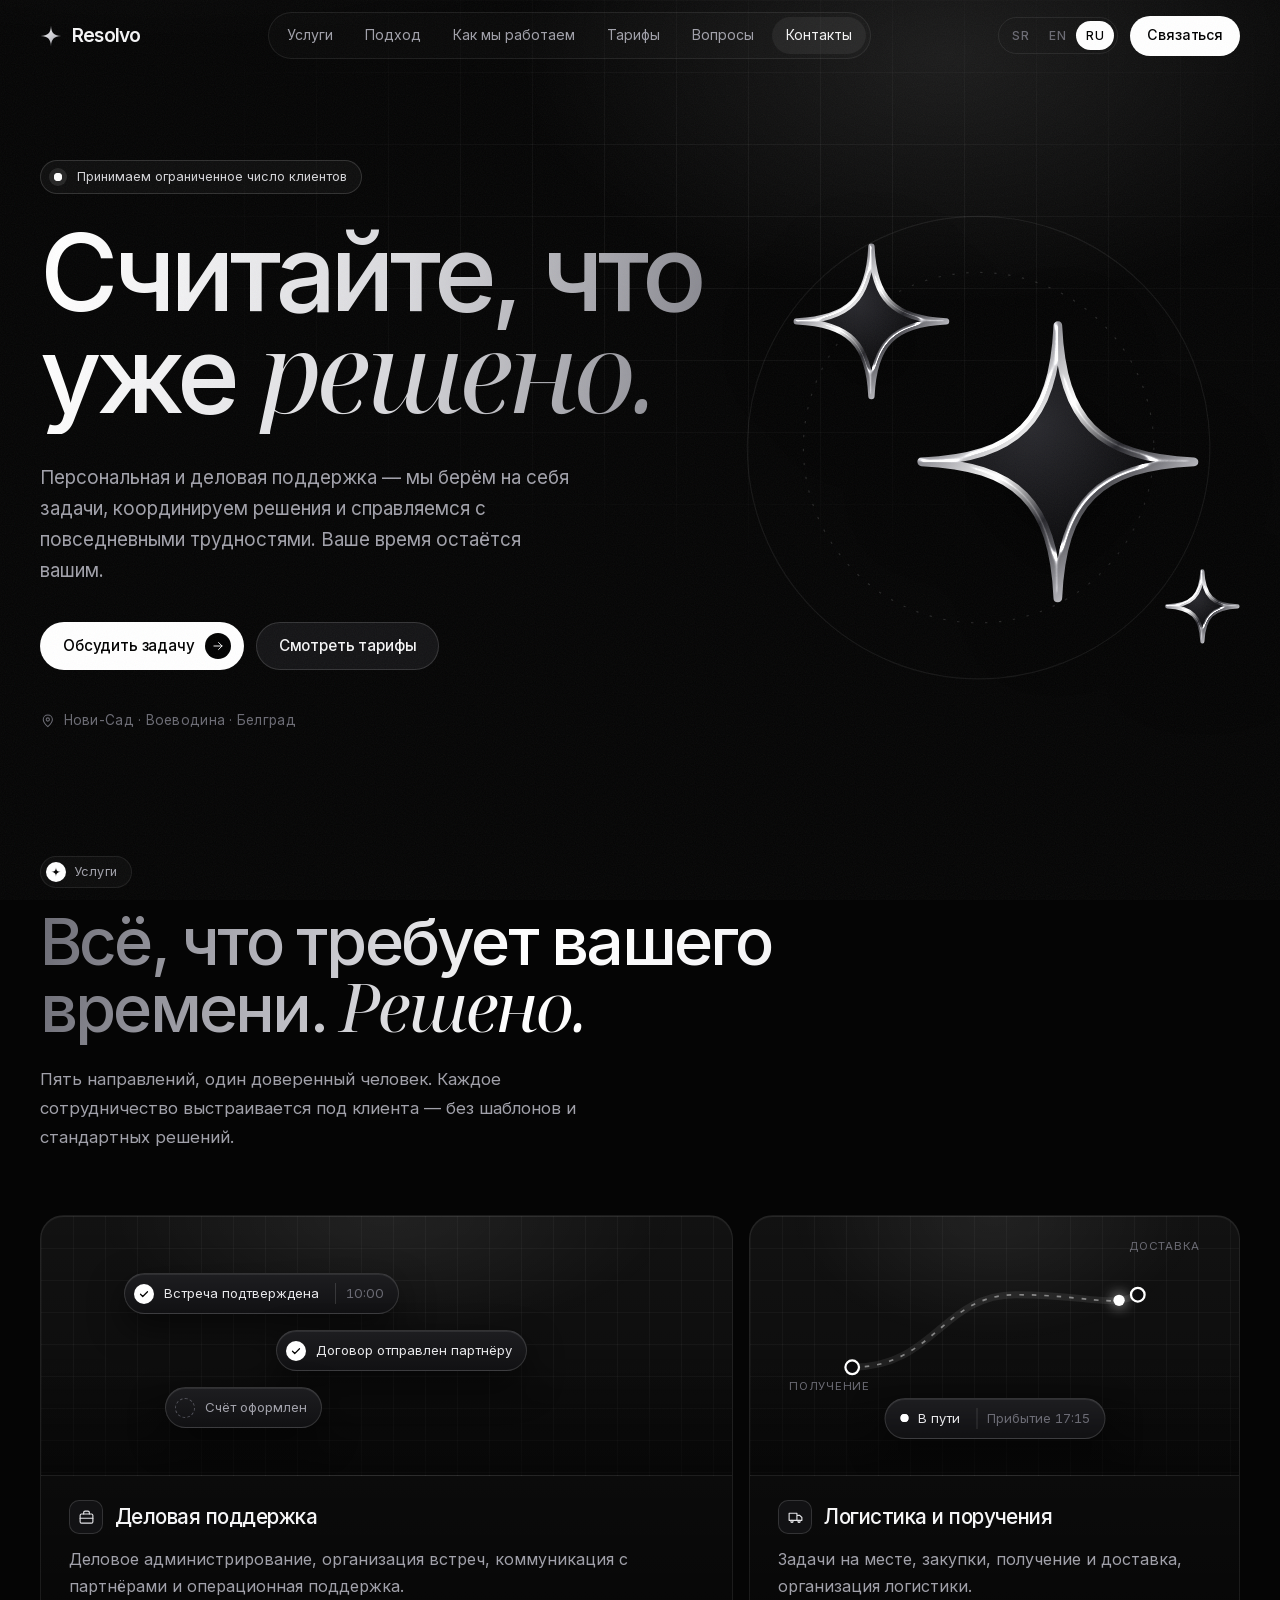
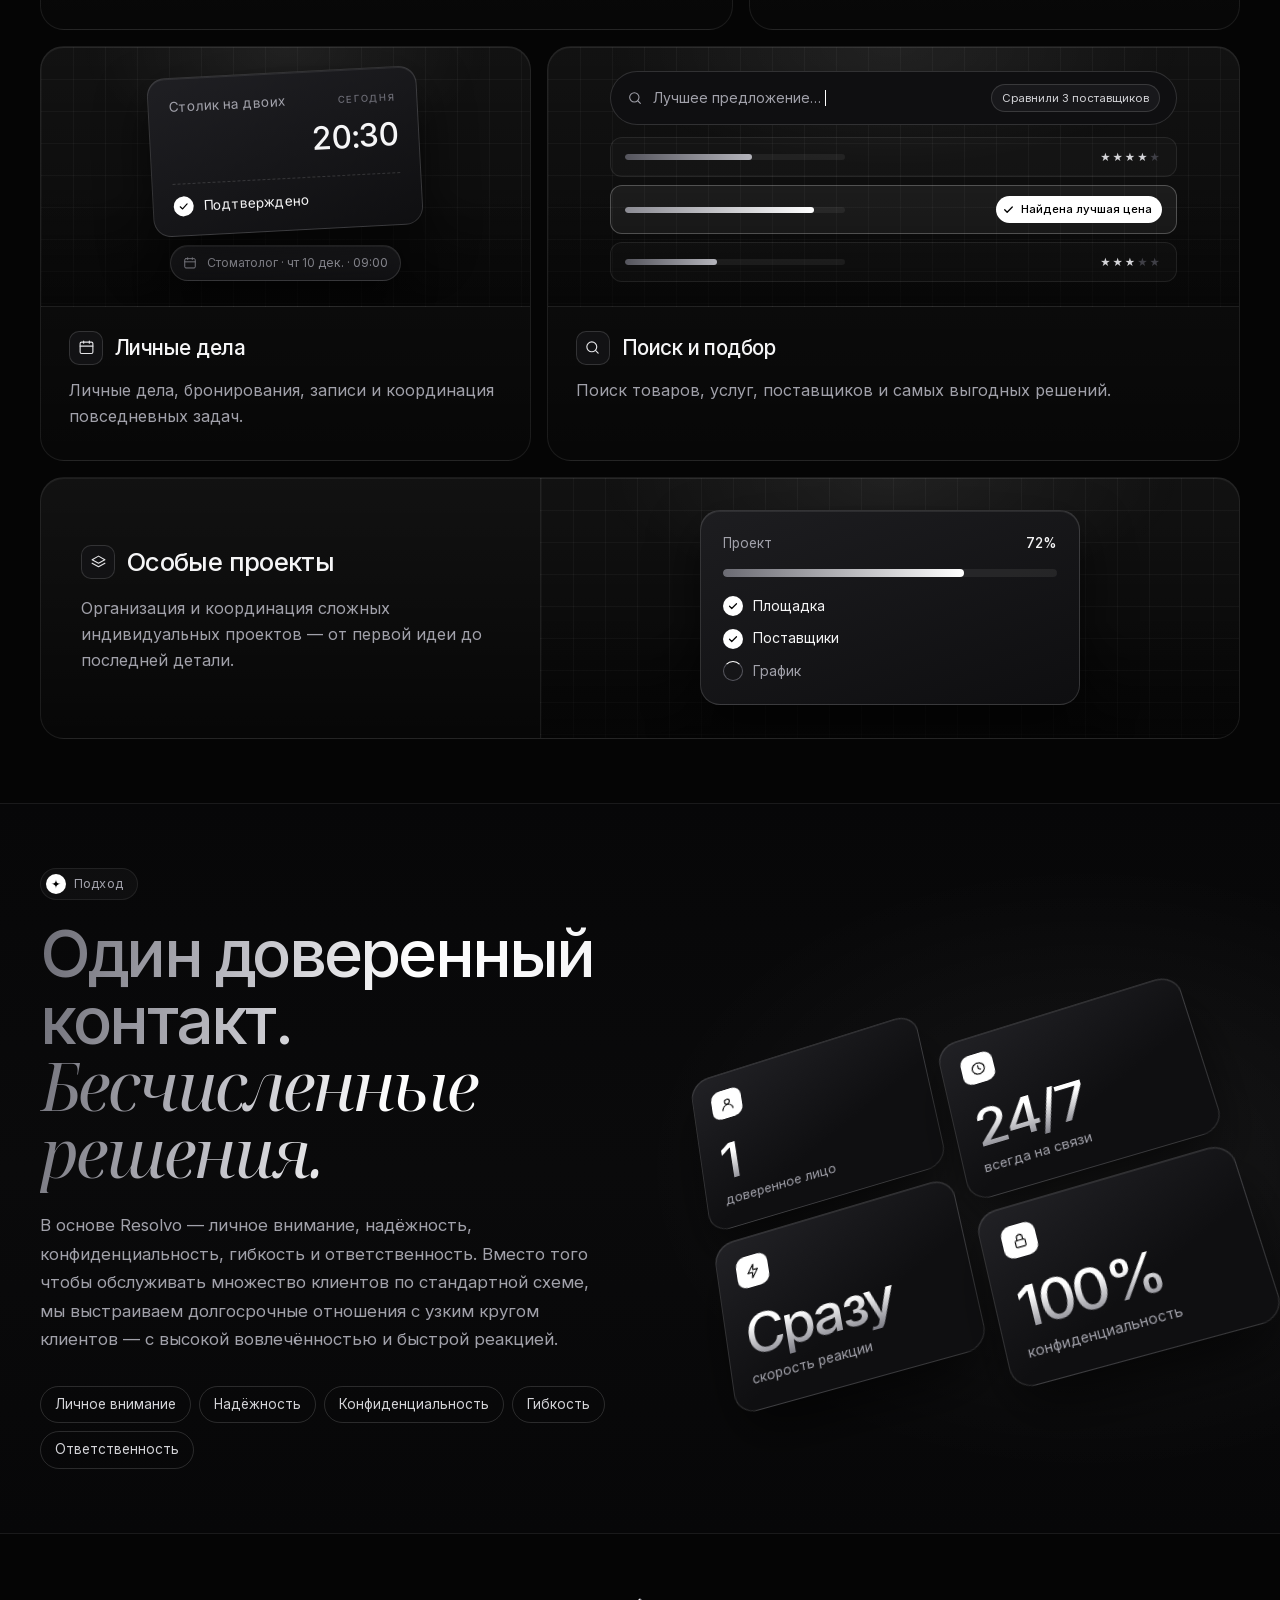
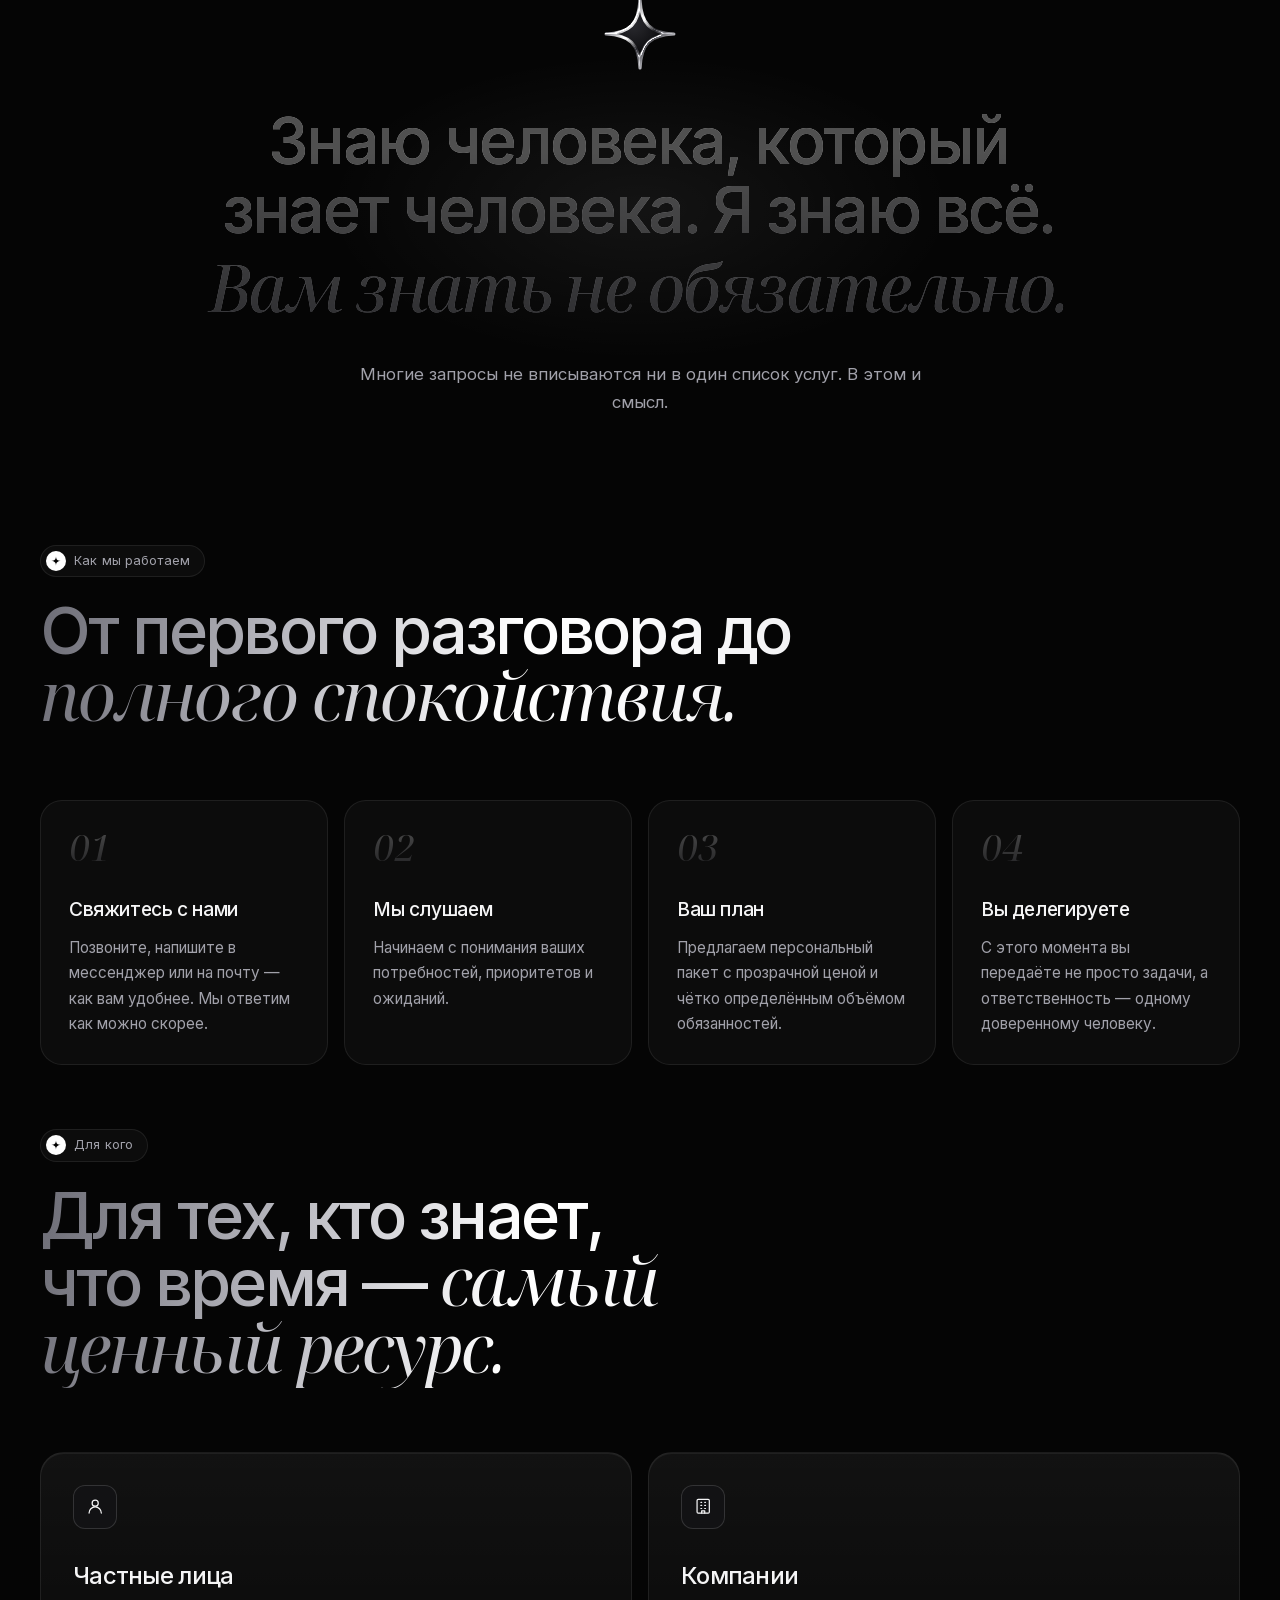
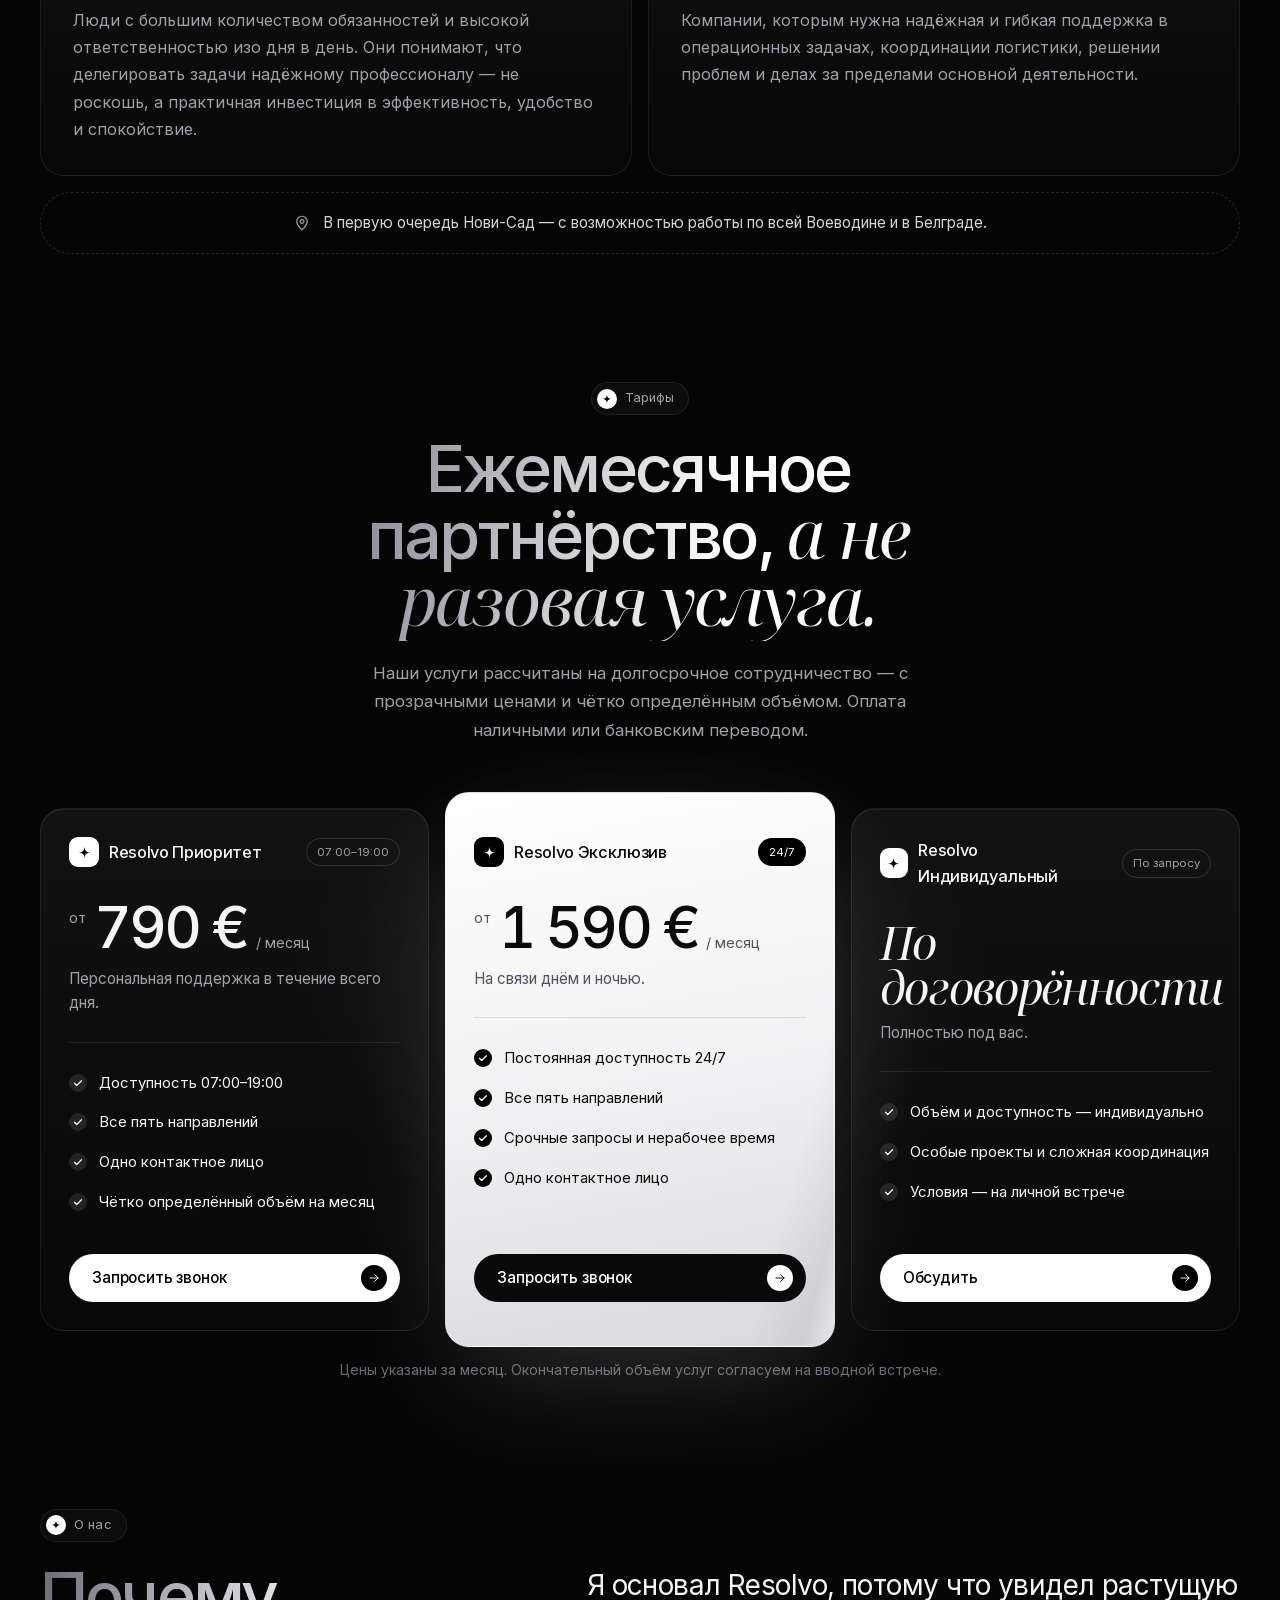
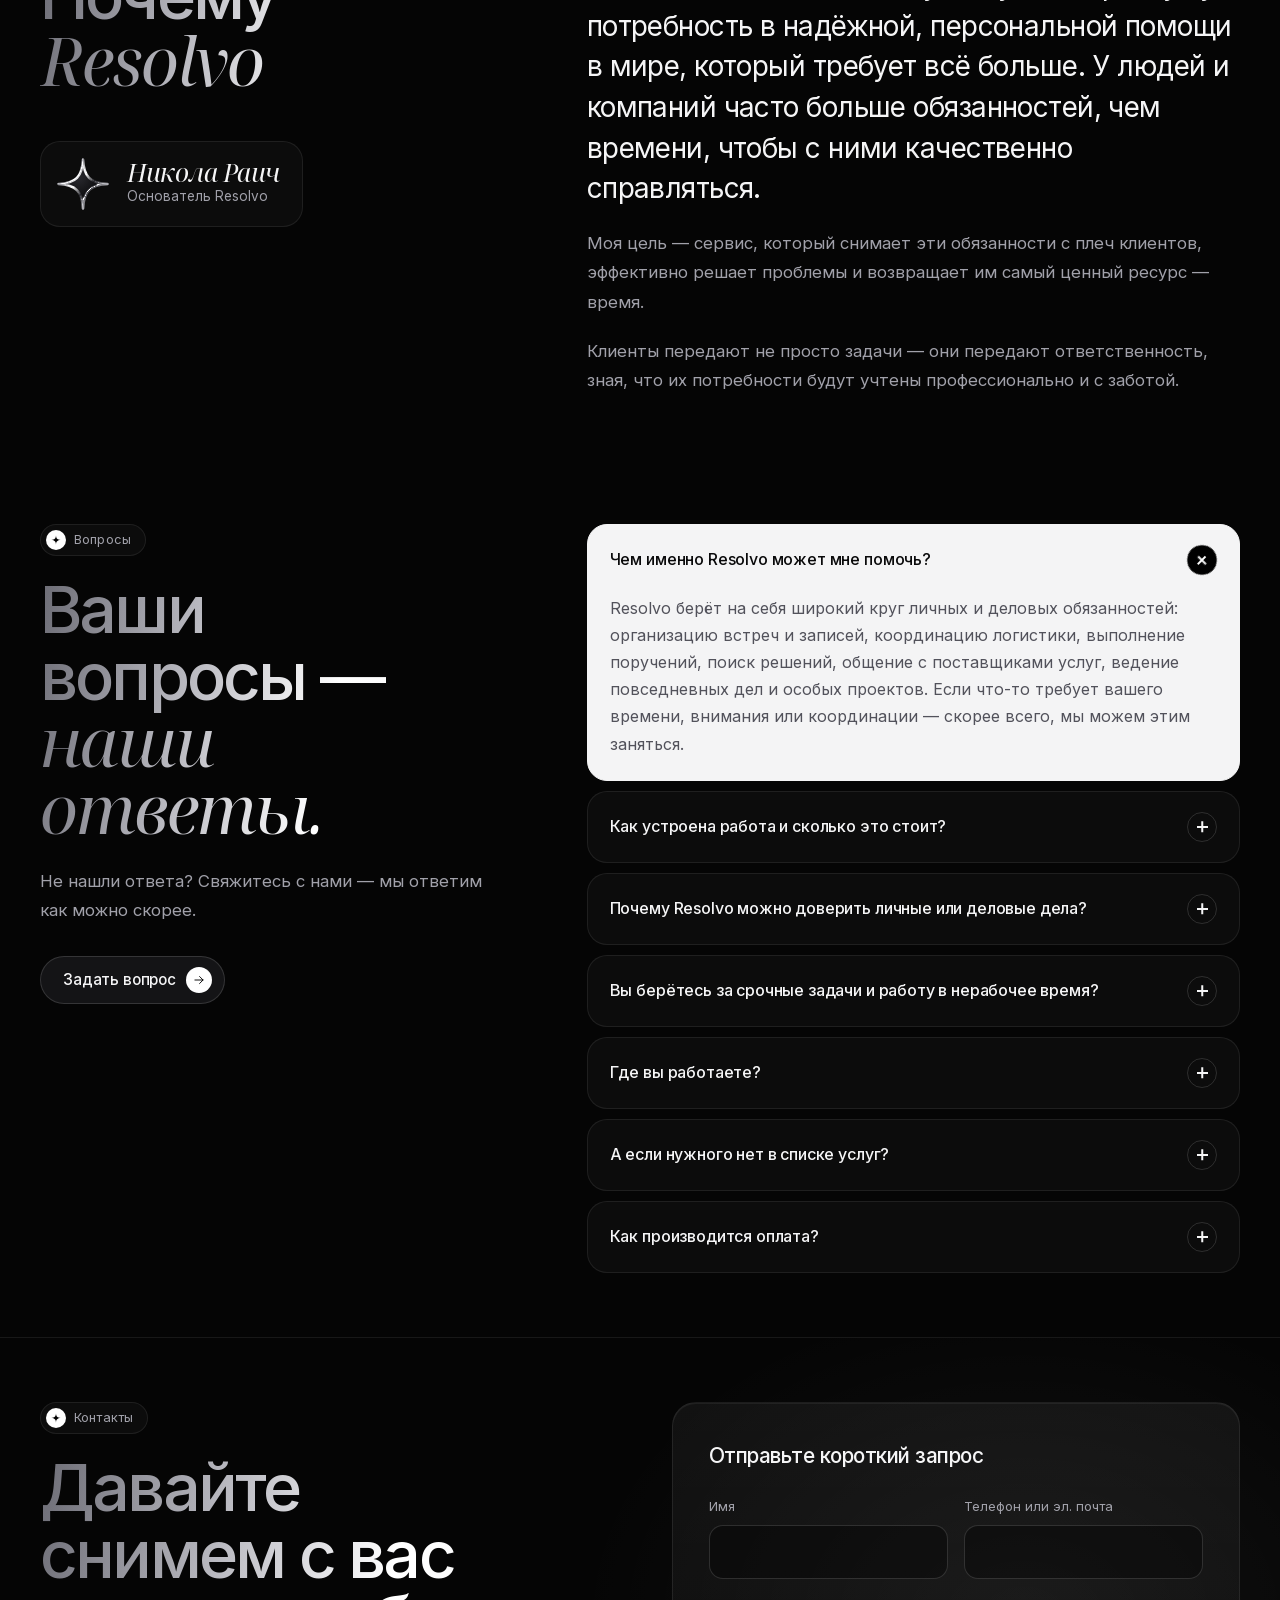
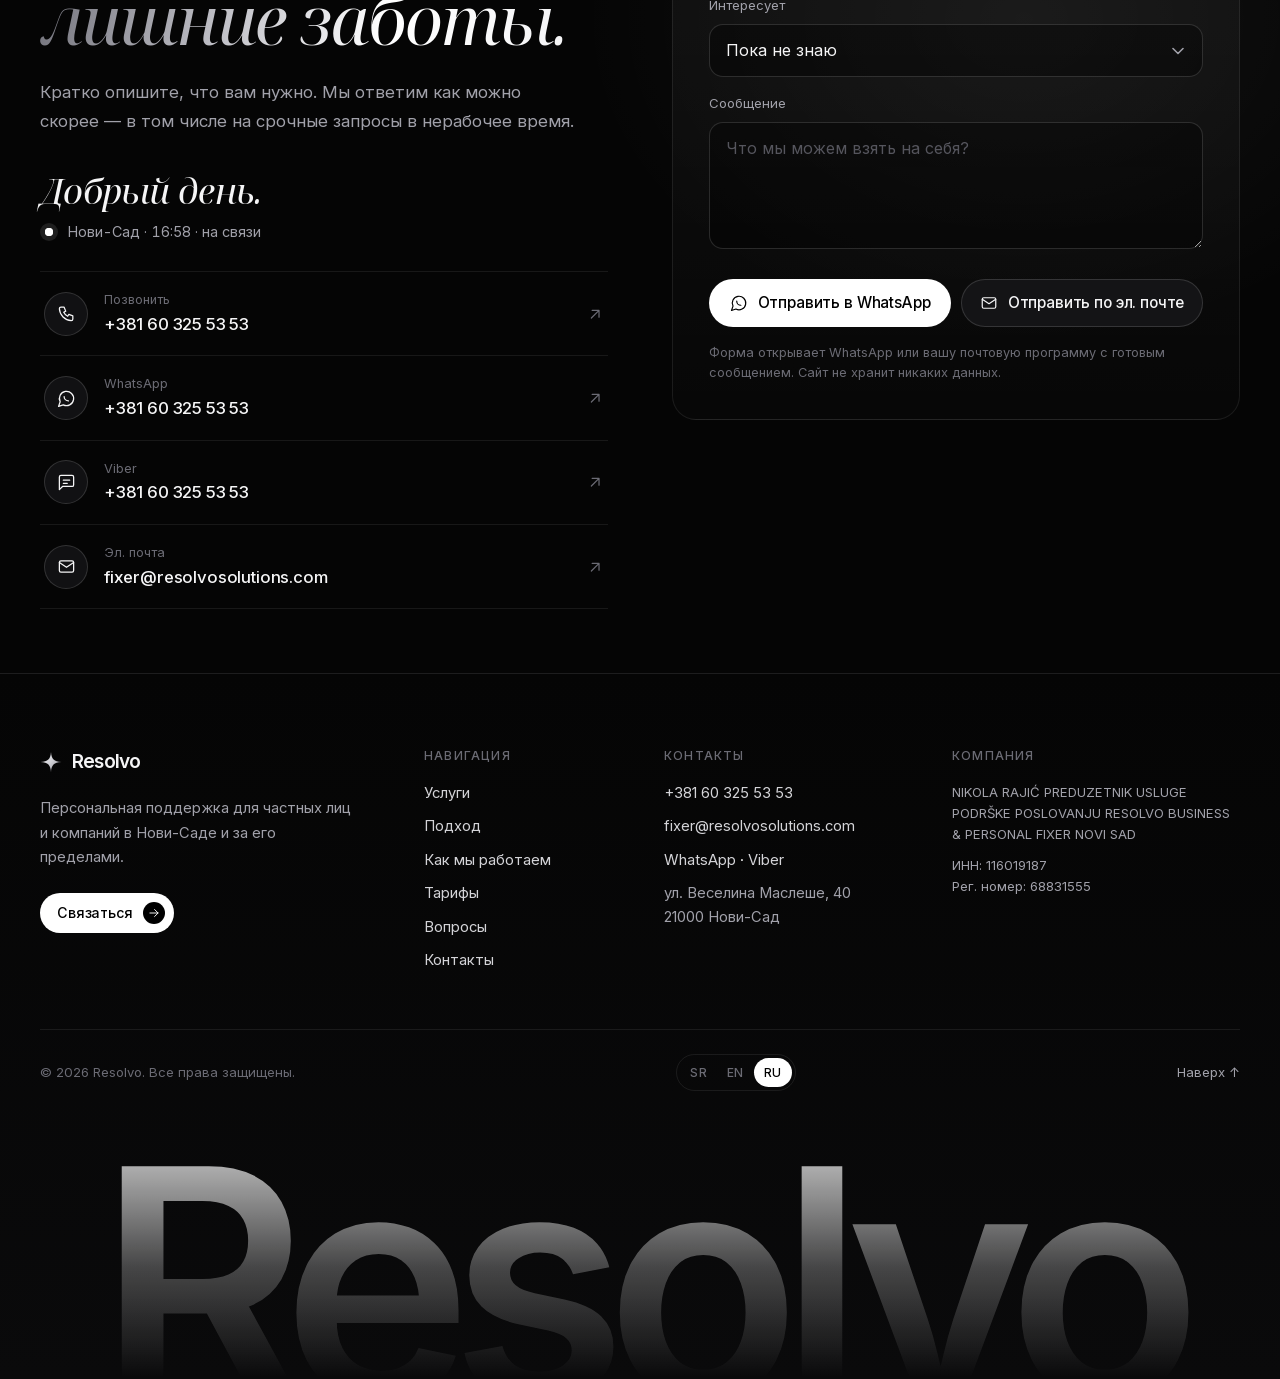
<file: ru/index.html>
<!doctype html>
<html lang="ru">
<head>
  <meta charset="utf-8">
  <meta name="viewport" content="width=device-width, initial-scale=1, viewport-fit=cover">
  <title>Resolvo — деловая и личная поддержка | Нови-Сад</title>
  <meta name="description" content="Персональная и деловая поддержка в Нови-Саде. Resolvo берёт на себя задачи, координирует решения и справляется с повседневными вопросами, чтобы вы могли сосредоточиться на главном.">
  <link rel="canonical" href="https://resolvosolutions.com/ru/">
  <link rel="alternate" hreflang="sr" href="https://resolvosolutions.com/">
  <link rel="alternate" hreflang="en" href="https://resolvosolutions.com/en/">
  <link rel="alternate" hreflang="ru" href="https://resolvosolutions.com/ru/">
  <link rel="alternate" hreflang="x-default" href="https://resolvosolutions.com/">
  <meta name="theme-color" content="#050505">
  <meta name="color-scheme" content="dark">
  <meta property="og:type" content="website">
  <meta property="og:site_name" content="Resolvo">
  <meta property="og:title" content="Resolvo — деловая и личная поддержка | Нови-Сад">
  <meta property="og:description" content="Персональная и деловая поддержка в Нови-Саде. Resolvo берёт на себя задачи, координирует решения и справляется с повседневными вопросами, чтобы вы могли сосредоточиться на главном.">
  <meta property="og:url" content="https://resolvosolutions.com/ru/">
  <meta property="og:image" content="https://resolvosolutions.com/assets/img/og-ru.png">
  <meta property="og:image:width" content="1200">
  <meta property="og:image:height" content="630">
  <meta property="og:locale" content="ru_RU">
  <meta property="og:locale:alternate" content="sr_RS">
  <meta property="og:locale:alternate" content="en_US">
  <meta name="twitter:card" content="summary_large_image">
  <link rel="icon" href="../assets/img/favicon.svg" type="image/svg+xml">
  <link rel="icon" href="../assets/img/favicon-32.png" sizes="32x32" type="image/png">
  <link rel="apple-touch-icon" href="../assets/img/apple-touch-icon.png">
  <link rel="manifest" href="../site.webmanifest">
  <link rel="preload" href="../assets/fonts/inter-latin.woff2" as="font" type="font/woff2" crossorigin>
  <link rel="preload" href="../assets/fonts/noto-serif-display-italic-latin.woff2" as="font" type="font/woff2" crossorigin>
  <link rel="stylesheet" href="../assets/css/style.css?v=ead8a46d">
  <script>document.documentElement.classList.add('js')</script>
  <script src="../assets/js/main.js?v=25bad188" defer></script>
  <script type="application/ld+json">[{"@context":"https://schema.org","@type":"ProfessionalService","@id":"https://resolvosolutions.com/#business","name":"Resolvo","legalName":"NIKOLA RAJIĆ PREDUZETNIK USLUGE PODRŠKE POSLOVANJU RESOLVO BUSINESS & PERSONAL FIXER NOVI SAD","description":"Персональная и деловая поддержка в Нови-Саде. Resolvo берёт на себя задачи, координирует решения и справляется с повседневными вопросами, чтобы вы могли сосредоточиться на главном.","url":"https://resolvosolutions.com/ru/","image":"https://resolvosolutions.com/assets/img/og-ru.png","logo":"https://resolvosolutions.com/assets/img/icon-512.png","telephone":"+381603255353","email":"fixer@resolvosolutions.com","taxID":"116019187","founder":{"@type":"Person","name":"Никола Раич"},"address":{"@type":"PostalAddress","streetAddress":"Veselina Masleše 40","addressLocality":"Novi Sad","postalCode":"21000","addressCountry":"RS"},"areaServed":[{"@type":"City","name":"Нови-Сад"},{"@type":"AdministrativeArea","name":"Воеводина"},{"@type":"City","name":"Белград"}],"knowsLanguage":["sr","en","ru"],"paymentAccepted":"Наличные, банковский перевод","priceRange":"€€€","makesOffer":[{"@type":"Offer","name":"Resolvo Приоритет","description":"Персональная поддержка в течение всего дня.","priceSpecification":{"@type":"UnitPriceSpecification","price":790,"priceCurrency":"EUR","unitText":"MONTH"}},{"@type":"Offer","name":"Resolvo Эксклюзив","description":"На связи днём и ночью.","priceSpecification":{"@type":"UnitPriceSpecification","price":1590,"priceCurrency":"EUR","unitText":"MONTH"}},{"@type":"Offer","name":"Resolvo Индивидуальный","description":"Полностью под вас."}]},{"@context":"https://schema.org","@type":"FAQPage","inLanguage":"ru","mainEntity":[{"@type":"Question","name":"Чем именно Resolvo может мне помочь?","acceptedAnswer":{"@type":"Answer","text":"Resolvo берёт на себя широкий круг личных и деловых обязанностей: организацию встреч и записей, координацию логистики, выполнение поручений, поиск решений, общение с поставщиками услуг, ведение повседневных дел и особых проектов. Если что-то требует вашего времени, внимания или координации — скорее всего, мы можем этим заняться."}},{"@type":"Question","name":"Как устроена работа и сколько это стоит?","acceptedAnswer":{"@type":"Answer","text":"Мы начинаем с понимания ваших потребностей, приоритетов и ожиданий. На этой основе предлагаем персональный пакет с подходящим уровнем поддержки. Наши услуги рассчитаны прежде всего на долгосрочное партнёрство — с прозрачными ценами и чётко определённым объёмом обязанностей. Тарифы — от 790 € в месяц."}},{"@type":"Question","name":"Почему Resolvo можно доверить личные или деловые дела?","acceptedAnswer":{"@type":"Answer","text":"Доверие, конфиденциальность и ответственность — основа Resolvo. Мы сознательно работаем с ограниченным числом клиентов, чтобы обеспечить полную вовлечённость, прямую коммуникацию и стабильное качество. Наша цель — не просто выполнять отдельные задачи, а стать надёжным партнёром, которому вы уверенно передаёте ответственность."}},{"@type":"Question","name":"Вы берётесь за срочные задачи и работу в нерабочее время?","acceptedAnswer":{"@type":"Answer","text":"Да. С тарифом Resolvo Эксклюзив мы на связи 24/7, а к срочным запросам всегда относимся серьёзно."}},{"@type":"Question","name":"Где вы работаете?","acceptedAnswer":{"@type":"Answer","text":"В первую очередь в Нови-Саде. По договорённости — по всей Воеводине и в Белграде."}},{"@type":"Question","name":"А если нужного нет в списке услуг?","acceptedAnswer":{"@type":"Answer","text":"Всё равно спросите. Если мы не делаем этого сами, то знаем того, кто сделает, — или того, кто знает такого человека."}},{"@type":"Question","name":"Как производится оплата?","acceptedAnswer":{"@type":"Answer","text":"Ежемесячно, наличными или банковским переводом."}}]}]</script>
</head>
<body>
  <a class="skip" href="#main">Перейти к содержанию</a>
  <svg class="sprite" width="0" height="0" aria-hidden="true" focusable="false">
  <defs>
    <path id="star-path" d="M100 6C103 72 128 97 194 100 128 103 103 128 100 194 97 128 72 103 6 100 72 97 97 72 100 6Z"/>
    <linearGradient id="g-chrome" x1="0" y1="0" x2="1" y2="1">
      <stop offset="0" stop-color="#ffffff"/>
      <stop offset=".2" stop-color="#6f6f77"/>
      <stop offset=".42" stop-color="#ffffff"/>
      <stop offset=".58" stop-color="#26262b"/>
      <stop offset=".8" stop-color="#d4d4da"/>
      <stop offset="1" stop-color="#4d4d54"/>
    </linearGradient>
    <radialGradient id="g-core" cx=".4" cy=".36" r=".72">
      <stop offset="0" stop-color="#2a2a2f"/>
      <stop offset=".6" stop-color="#0d0d0f"/>
      <stop offset="1" stop-color="#030303"/>
    </radialGradient>
    <linearGradient id="g-silver" x1="0" y1="0" x2="1" y2="1">
      <stop offset="0" stop-color="#ffffff"/>
      <stop offset=".5" stop-color="#cfcfd5"/>
      <stop offset="1" stop-color="#8a8a92"/>
    </linearGradient>
    <filter id="f-bevel" x="-25%" y="-25%" width="150%" height="150%" color-interpolation-filters="sRGB">
      <feGaussianBlur in="SourceAlpha" stdDeviation="3" result="b"/>
      <feSpecularLighting in="b" surfaceScale="5" specularConstant="1.15" specularExponent="22" lighting-color="#fff" result="s">
        <feDistantLight azimuth="225" elevation="40"/>
      </feSpecularLighting>
      <feComposite in="s" in2="SourceAlpha" operator="in" result="si"/>
      <feComposite in="SourceGraphic" in2="si" operator="arithmetic" k1="0" k2="1" k3="1" k4="0"/>
    </filter>
  </defs>
</svg>

  <header class="header" data-header>
    <div class="container header__inner">
      <a class="logo" href="./" aria-label="Resolvo — главная"><svg class="logo__mark" viewBox="0 0 200 200" aria-hidden="true" focusable="false"><use href="#star-path" fill="url(#g-silver)"/></svg><span>Resolvo</span></a>
      <nav class="nav" aria-label="Основная навигация">
        <a href="#services">Услуги</a>
        <a href="#approach">Подход</a>
        <a href="#process">Как мы работаем</a>
        <a href="#plans">Тарифы</a>
        <a href="#faq">Вопросы</a>
        <a href="#contact">Контакты</a>
      </nav>
      <div class="header__actions">
        
      <nav class="lang lang--header" aria-label="Язык">
        <a href="../" hreflang="sr-Latn" lang="sr-Latn" title="Сербский">SR</a><a href="../en/" hreflang="en" lang="en" title="Английский">EN</a><a href="../ru/" hreflang="ru" lang="ru" title="Русский" aria-current="page">RU</a>
      </nav>
        <a class="btn btn--light btn--sm header__cta" href="#contact">Связаться</a>
        <button class="burger" type="button" aria-expanded="false" aria-controls="menu" aria-label="Меню" data-open-label="Меню" data-close-label="Закрыть меню" data-burger>
          <span></span><span></span>
        </button>
      </div>
    </div>
  </header>

  <div class="menu" id="menu" inert>
    <nav class="menu__nav" aria-label="Навигация">
      <a href="#services" style="--i:0"><span>01</span>Услуги</a>
      <a href="#approach" style="--i:1"><span>02</span>Подход</a>
      <a href="#process" style="--i:2"><span>03</span>Как мы работаем</a>
      <a href="#plans" style="--i:3"><span>04</span>Тарифы</a>
      <a href="#faq" style="--i:4"><span>05</span>Вопросы</a>
      <a href="#contact" style="--i:5"><span>06</span>Контакты</a>
    </nav>
    <div class="menu__foot">
      
      <nav class="lang " aria-label="Язык">
        <a href="../" hreflang="sr-Latn" lang="sr-Latn" title="Сербский">SR</a><a href="../en/" hreflang="en" lang="en" title="Английский">EN</a><a href="../ru/" hreflang="ru" lang="ru" title="Русский" aria-current="page">RU</a>
      </nav>
      <a class="menu__phone" href="tel:+381603255353">+381 60 325 53 53</a>
    </div>
  </div>

  <main id="main">

    <!-- Hero -->
    <section class="hero" id="top">
      <div class="hero__bg" aria-hidden="true">
        <div class="hero__grid"></div>
        <div class="hero__glow"></div>
      </div>
      <div class="container hero__inner">
        <div class="hero__copy">
          <p class="badge"><span class="badge__dot"></span>Принимаем ограниченное число клиентов</p>
          <h1 class="display text-grad text-grad--hero">Считайте, что уже <em>решено.</em></h1>
          <p class="hero__lead">Персональная и деловая поддержка — мы берём на себя задачи, координируем решения и справляемся с повседневными трудностями. Ваше время остаётся вашим.</p>
          <div class="hero__ctas">
            <a class="btn btn--light" href="#contact">Обсудить задачу<span class="btn__icon"><svg class="i" viewBox="0 0 24 24" fill="none" stroke="currentColor" stroke-width="1.6" stroke-linecap="round" stroke-linejoin="round" aria-hidden="true" focusable="false"><path d="M5 12h14M13 6l6 6-6 6"/></svg></span></a>
            <a class="btn btn--dark" href="#plans">Смотреть тарифы</a>
          </div>
          <p class="hero__area"><svg class="i" viewBox="0 0 24 24" fill="none" stroke="currentColor" stroke-width="1.6" stroke-linecap="round" stroke-linejoin="round" aria-hidden="true" focusable="false"><path d="M12 21s-7-6.2-7-11a7 7 0 0 1 14 0c0 4.8-7 11-7 11z"/><circle cx="12" cy="10" r="2.5"/></svg>Нови-Сад · Воеводина · Белград</p>
        </div>
        <div class="hero__stars" aria-hidden="true">
          <svg class="orbit" viewBox="0 0 400 400"><circle cx="200" cy="200" r="198"/><circle class="orbit__dash" cx="200" cy="200" r="150"/></svg>
          <div class="star star--lg" data-depth="0.6"><div class="star__float"><svg viewBox="0 0 200 200" aria-hidden="true" focusable="false"><use href="#star-path" fill="url(#g-core)"/><g filter="url(#f-bevel)"><use href="#star-path" fill="none" stroke="url(#g-chrome)" stroke-width="6" stroke-linejoin="round"/></g></svg></div></div>
          <div class="star star--md" data-depth="1.1"><div class="star__float"><svg viewBox="0 0 200 200" aria-hidden="true" focusable="false"><use href="#star-path" fill="url(#g-core)"/><g filter="url(#f-bevel)"><use href="#star-path" fill="none" stroke="url(#g-chrome)" stroke-width="8" stroke-linejoin="round"/></g></svg></div></div>
          <div class="star star--sm" data-depth="1.6"><div class="star__float"><svg viewBox="0 0 200 200" aria-hidden="true" focusable="false"><use href="#star-path" fill="url(#g-core)"/><g filter="url(#f-bevel)"><use href="#star-path" fill="none" stroke="url(#g-chrome)" stroke-width="11" stroke-linejoin="round"/></g></svg></div></div>
        </div>
      </div>
    </section>


    <!-- Services -->
    <section class="section" id="services">
      <div class="container">
        
      <header class="section__head " data-reveal>
        <p class="eyebrow"><span class="eyebrow__icon"><svg class="" viewBox="0 0 200 200" aria-hidden="true" focusable="false"><use href="#star-path" fill="currentColor"/></svg></span>Услуги</p>
        <h2 class="h2 text-grad">Всё, что требует вашего времени. <em>Решено.</em></h2>
        <p class="section__lead">Пять направлений, один доверенный человек. Каждое сотрудничество выстраивается под клиента — без шаблонов и стандартных решений.</p>
      </header>
        <div class="bento">
          
          <article class="card card--svc spot" data-reveal style="--d:0">
            <div class="card__visual">
          <div class="vis vis--stack">
            <div class="chip chip--a"><span class="chip__check"><svg class="i" viewBox="0 0 24 24" fill="none" stroke="currentColor" stroke-width="1.6" stroke-linecap="round" stroke-linejoin="round" aria-hidden="true" focusable="false"><path d="m5 12.5 4.5 4.5L19 7.5"/></svg></span><span>Встреча подтверждена</span><span class="chip__meta">10:00</span></div>
            <div class="chip chip--b"><span class="chip__check"><svg class="i" viewBox="0 0 24 24" fill="none" stroke="currentColor" stroke-width="1.6" stroke-linecap="round" stroke-linejoin="round" aria-hidden="true" focusable="false"><path d="m5 12.5 4.5 4.5L19 7.5"/></svg></span><span>Договор отправлен партнёру</span></div>
            <div class="chip chip--c chip--muted"><span class="chip__dot"></span><span>Счёт оформлен</span></div>
          </div>
            </div>
            <div class="card__body">
              <h3 class="card__title"><span class="card__icon"><svg class="i" viewBox="0 0 24 24" fill="none" stroke="currentColor" stroke-width="1.6" stroke-linecap="round" stroke-linejoin="round" aria-hidden="true" focusable="false"><rect x="3" y="7" width="18" height="13" rx="2"/><path d="M8 7V5a2 2 0 0 1 2-2h4a2 2 0 0 1 2 2v2M3 13h18"/></svg></span>Деловая поддержка</h3>
              <p>Деловое администрирование, организация встреч, коммуникация с партнёрами и операционная поддержка.</p>
            </div>
          </article>
          <article class="card card--svc spot" data-reveal style="--d:120">
            <div class="card__visual">
          <div class="vis vis--route">
            <svg class="route" viewBox="0 0 300 120" aria-hidden="true" focusable="false">
              <path class="route__base" d="M24 92C96 92 104 28 168 28S252 40 276 28"/>
              <path class="route__dash" d="M24 92C96 92 104 28 168 28S252 40 276 28"/>
              <circle class="route__end" cx="24" cy="92" r="6"/>
              <circle class="route__end" cx="276" cy="28" r="6"/>
              <circle class="route__dot" r="5"><animateMotion dur="4.5s" repeatCount="indefinite" keyPoints="0;1" keyTimes="0;1" calcMode="spline" keySplines=".45 0 .25 1" path="M24 92C96 92 104 28 168 28S252 40 276 28"/></circle>
            </svg>
            <span class="route__label route__label--a">Получение</span>
            <span class="route__label route__label--b">Доставка</span>
            <div class="chip chip--status"><span class="pulse"></span><span>В пути</span><span class="chip__meta">Прибытие <time data-eta>14:20</time></span></div>
          </div>
            </div>
            <div class="card__body">
              <h3 class="card__title"><span class="card__icon"><svg class="i" viewBox="0 0 24 24" fill="none" stroke="currentColor" stroke-width="1.6" stroke-linecap="round" stroke-linejoin="round" aria-hidden="true" focusable="false"><path d="M3 6h11v10H3zM14 9h4l3 3v4h-7"/><circle cx="7" cy="17.5" r="1.5"/><circle cx="17" cy="17.5" r="1.5"/></svg></span>Логистика и поручения</h3>
              <p>Задачи на месте, закупки, получение и доставка, организация логистики.</p>
            </div>
          </article>
          <article class="card card--svc spot" data-reveal style="--d:0">
            <div class="card__visual">
          <div class="vis vis--ticket">
            <div class="ticket">
              <div class="ticket__row"><span class="ticket__label">Столик на двоих</span><span class="ticket__time"><span class="ticket__day" data-day data-at="20:30" data-today="сегодня" data-tomorrow="завтра" hidden></span>20:30</span></div>
              <div class="ticket__rule"></div>
              <div class="ticket__status"><span class="chip__check"><svg class="i" viewBox="0 0 24 24" fill="none" stroke="currentColor" stroke-width="1.6" stroke-linecap="round" stroke-linejoin="round" aria-hidden="true" focusable="false"><path d="m5 12.5 4.5 4.5L19 7.5"/></svg></span>Подтверждено</div>
            </div>
            <div class="chip chip--small chip--muted"><svg class="i" viewBox="0 0 24 24" fill="none" stroke="currentColor" stroke-width="1.6" stroke-linecap="round" stroke-linejoin="round" aria-hidden="true" focusable="false"><rect x="3" y="4.5" width="18" height="16" rx="2"/><path d="M8 3v3M16 3v3M3 10h18"/></svg><span>Стоматолог · <span data-thursday>чт</span> · 09:00</span></div>
          </div>
            </div>
            <div class="card__body">
              <h3 class="card__title"><span class="card__icon"><svg class="i" viewBox="0 0 24 24" fill="none" stroke="currentColor" stroke-width="1.6" stroke-linecap="round" stroke-linejoin="round" aria-hidden="true" focusable="false"><rect x="3" y="4.5" width="18" height="16" rx="2"/><path d="M8 3v3M16 3v3M3 10h18"/></svg></span>Личные дела</h3>
              <p>Личные дела, бронирования, записи и координация повседневных задач.</p>
            </div>
          </article>
          <article class="card card--svc spot" data-reveal style="--d:120">
            <div class="card__visual">
          <div class="vis vis--search">
            <div class="search"><svg class="i" viewBox="0 0 24 24" fill="none" stroke="currentColor" stroke-width="1.6" stroke-linecap="round" stroke-linejoin="round" aria-hidden="true" focusable="false"><circle cx="11" cy="11" r="7"/><path d="m20 20-3.5-3.5"/></svg><span class="search__text">Лучшее предложение…</span><span class="caret"></span><span class="search__count">Сравнили 3 поставщиков</span></div>
            <div class="results">
              <div class="result"><span class="result__bar" style="--w:58%"></span><span class="result__stars">★★★★<i>★</i></span></div>
              <div class="result result--best"><span class="result__bar" style="--w:86%"></span><span class="result__tag"><svg class="i" viewBox="0 0 24 24" fill="none" stroke="currentColor" stroke-width="1.6" stroke-linecap="round" stroke-linejoin="round" aria-hidden="true" focusable="false"><path d="m5 12.5 4.5 4.5L19 7.5"/></svg>Найдена лучшая цена</span></div>
              <div class="result"><span class="result__bar" style="--w:42%"></span><span class="result__stars">★★★<i>★★</i></span></div>
            </div>
          </div>
            </div>
            <div class="card__body">
              <h3 class="card__title"><span class="card__icon"><svg class="i" viewBox="0 0 24 24" fill="none" stroke="currentColor" stroke-width="1.6" stroke-linecap="round" stroke-linejoin="round" aria-hidden="true" focusable="false"><circle cx="11" cy="11" r="7"/><path d="m20 20-3.5-3.5"/></svg></span>Поиск и подбор</h3>
              <p>Поиск товаров, услуг, поставщиков и самых выгодных решений.</p>
            </div>
          </article>
          <article class="card card--svc spot" data-reveal style="--d:0">
            <div class="card__visual">
          <div class="vis vis--project">
            <div class="project">
              <div class="project__head"><span>Проект</span><span class="project__pct">72%</span></div>
              <div class="progress"><span></span></div>
              <ul class="project__list">
                <li class="is-done"><span class="chip__check"><svg class="i" viewBox="0 0 24 24" fill="none" stroke="currentColor" stroke-width="1.6" stroke-linecap="round" stroke-linejoin="round" aria-hidden="true" focusable="false"><path d="m5 12.5 4.5 4.5L19 7.5"/></svg></span>Площадка</li>
                <li class="is-done"><span class="chip__check"><svg class="i" viewBox="0 0 24 24" fill="none" stroke="currentColor" stroke-width="1.6" stroke-linecap="round" stroke-linejoin="round" aria-hidden="true" focusable="false"><path d="m5 12.5 4.5 4.5L19 7.5"/></svg></span>Поставщики</li>
                <li><span class="project__ring"></span>График</li>
              </ul>
            </div>
          </div>
            </div>
            <div class="card__body">
              <h3 class="card__title"><span class="card__icon"><svg class="i" viewBox="0 0 24 24" fill="none" stroke="currentColor" stroke-width="1.6" stroke-linecap="round" stroke-linejoin="round" aria-hidden="true" focusable="false"><path d="m12 3 9 5-9 5-9-5z"/><path d="m3 13 9 5 9-5"/></svg></span>Особые проекты</h3>
              <p>Организация и координация сложных индивидуальных проектов — от первой идеи до последней детали.</p>
            </div>
          </article>
        </div>
      </div>
    </section>

    <!-- Approach -->
    <section class="section section--approach" id="approach">
      <div class="container split">
        <div class="split__copy" data-reveal>
          <p class="eyebrow"><span class="eyebrow__icon"><svg class="" viewBox="0 0 200 200" aria-hidden="true" focusable="false"><use href="#star-path" fill="currentColor"/></svg></span>Подход</p>
          <h2 class="h2 text-grad">Один доверенный контакт. <em>Бесчисленные решения.</em></h2>
          <p class="section__lead">В основе Resolvo — личное внимание, надёжность, конфиденциальность, гибкость и ответственность. Вместо того чтобы обслуживать множество клиентов по стандартной схеме, мы выстраиваем долгосрочные отношения с узким кругом клиентов — с высокой вовлечённостью и быстрой реакцией.</p>
          <ul class="values">
            <li>Личное внимание</li><li>Надёжность</li><li>Конфиденциальность</li><li>Гибкость</li><li>Ответственность</li>
          </ul>
        </div>
        <div class="tilt" data-reveal style="--d:150">
          <ul class="tilt__plane">
            <li class="stat stat--0">
              <span class="stat__icon"><svg class="i" viewBox="0 0 24 24" fill="none" stroke="currentColor" stroke-width="1.6" stroke-linecap="round" stroke-linejoin="round" aria-hidden="true" focusable="false"><circle cx="12" cy="8" r="4"/><path d="M4 21a8 8 0 0 1 16 0"/></svg></span>
              <strong class="stat__value">1</strong>
              <span class="stat__label">доверенное лицо</span>
            </li>
            <li class="stat stat--1">
              <span class="stat__icon"><svg class="i" viewBox="0 0 24 24" fill="none" stroke="currentColor" stroke-width="1.6" stroke-linecap="round" stroke-linejoin="round" aria-hidden="true" focusable="false"><circle cx="12" cy="12" r="9"/><path d="M12 7v5l3 2"/></svg></span>
              <strong class="stat__value">24/7</strong>
              <span class="stat__label">всегда на связи</span>
            </li>
            <li class="stat stat--2">
              <span class="stat__icon"><svg class="i" viewBox="0 0 24 24" fill="none" stroke="currentColor" stroke-width="1.6" stroke-linecap="round" stroke-linejoin="round" aria-hidden="true" focusable="false"><path d="M13 2 4 14h7l-1 8 9-12h-7z"/></svg></span>
              <strong class="stat__value">Сразу</strong>
              <span class="stat__label">скорость реакции</span>
            </li>
            <li class="stat stat--3">
              <span class="stat__icon"><svg class="i" viewBox="0 0 24 24" fill="none" stroke="currentColor" stroke-width="1.6" stroke-linecap="round" stroke-linejoin="round" aria-hidden="true" focusable="false"><rect x="5" y="11" width="14" height="10" rx="2"/><path d="M8 11V7a4 4 0 0 1 8 0v4"/></svg></span>
              <strong class="stat__value">100%</strong>
              <span class="stat__label">конфиденциальность</span>
            </li>
          </ul>
        </div>
      </div>
    </section>

    <!-- Quote -->
    <section class="section quote">
      <div class="container">
        <figure class="quote__inner" data-reveal>
          <div class="quote__star" aria-hidden="true"><svg viewBox="0 0 200 200" aria-hidden="true" focusable="false"><use href="#star-path" fill="url(#g-core)"/><g filter="url(#f-bevel)"><use href="#star-path" fill="none" stroke="url(#g-chrome)" stroke-width="9" stroke-linejoin="round"/></g></svg></div>
          <blockquote>
            <p class="quote__text text-grad" data-lit style="--n:12"><span class="w" style="--i:0">Знаю</span> <span class="w" style="--i:1">человека,</span> <span class="w" style="--i:2">который</span> <span class="w" style="--i:3">знает</span> <span class="w" style="--i:4">человека.</span> <span class="w" style="--i:5">Я</span> <span class="w" style="--i:6">знаю</span> <span class="w" style="--i:7">всё.</span> <em><span class="w" style="--i:8">Вам</span> <span class="w" style="--i:9">знать</span> <span class="w" style="--i:10">не</span> <span class="w" style="--i:11">обязательно.</span></em></p>
          </blockquote>
          <figcaption class="quote__sub">Многие запросы не вписываются ни в один список услуг. В этом и смысл.</figcaption>
        </figure>
      </div>
    </section>

    <!-- Process -->
    <section class="section" id="process">
      <div class="container">
        
      <header class="section__head " data-reveal>
        <p class="eyebrow"><span class="eyebrow__icon"><svg class="" viewBox="0 0 200 200" aria-hidden="true" focusable="false"><use href="#star-path" fill="currentColor"/></svg></span>Как мы работаем</p>
        <h2 class="h2 text-grad">От первого разговора до <em>полного спокойствия.</em></h2>
        
      </header>
        <ol class="steps" data-steps style="--n:4">
          <li class="step" data-reveal style="--d:0;--i:0">
            <div class="step__top"><span class="step__num">01</span><span class="step__line"></span></div>
            <h3>Свяжитесь с нами</h3>
            <p>Позвоните, напишите в мессенджер или на почту — как вам удобнее. Мы ответим как можно скорее.</p>
          </li>
          <li class="step" data-reveal style="--d:110;--i:1">
            <div class="step__top"><span class="step__num">02</span><span class="step__line"></span></div>
            <h3>Мы слушаем</h3>
            <p>Начинаем с понимания ваших потребностей, приоритетов и ожиданий.</p>
          </li>
          <li class="step" data-reveal style="--d:220;--i:2">
            <div class="step__top"><span class="step__num">03</span><span class="step__line"></span></div>
            <h3>Ваш план</h3>
            <p>Предлагаем персональный пакет с прозрачной ценой и чётко определённым объёмом обязанностей.</p>
          </li>
          <li class="step" data-reveal style="--d:330;--i:3">
            <div class="step__top"><span class="step__num">04</span><span class="step__line"></span></div>
            <h3>Вы делегируете</h3>
            <p>С этого момента вы передаёте не просто задачи, а ответственность — одному доверенному человеку.</p>
          </li>
        </ol>
      </div>
    </section>

    <!-- Clients -->
    <section class="section section--tight" id="clients">
      <div class="container">
        
      <header class="section__head " data-reveal>
        <p class="eyebrow"><span class="eyebrow__icon"><svg class="" viewBox="0 0 200 200" aria-hidden="true" focusable="false"><use href="#star-path" fill="currentColor"/></svg></span>Для кого</p>
        <h2 class="h2 text-grad">Для тех, кто знает, что время — <em>самый ценный ресурс.</em></h2>
        
      </header>
        <div class="clients">
          <article class="card client spot" data-reveal style="--d:0">
            <span class="client__icon"><svg class="i" viewBox="0 0 24 24" fill="none" stroke="currentColor" stroke-width="1.6" stroke-linecap="round" stroke-linejoin="round" aria-hidden="true" focusable="false"><circle cx="12" cy="8" r="4"/><path d="M4 21a8 8 0 0 1 16 0"/></svg></span>
            <h3>Частные лица</h3>
            <p>Люди с большим количеством обязанностей и высокой ответственностью изо дня в день. Они понимают, что делегировать задачи надёжному профессионалу — не роскошь, а практичная инвестиция в эффективность, удобство и спокойствие.</p>
          </article>
          <article class="card client spot" data-reveal style="--d:120">
            <span class="client__icon"><svg class="i" viewBox="0 0 24 24" fill="none" stroke="currentColor" stroke-width="1.6" stroke-linecap="round" stroke-linejoin="round" aria-hidden="true" focusable="false"><rect x="4" y="3" width="16" height="18" rx="1.5"/><path d="M9 7h1M14 7h1M9 11h1M14 11h1M9 15h1M14 15h1M10 21v-3h4v3"/></svg></span>
            <h3>Компании</h3>
            <p>Компании, которым нужна надёжная и гибкая поддержка в операционных задачах, координации логистики, решении проблем и делах за пределами основной деятельности.</p>
          </article>
          <p class="area" data-reveal><svg class="i" viewBox="0 0 24 24" fill="none" stroke="currentColor" stroke-width="1.6" stroke-linecap="round" stroke-linejoin="round" aria-hidden="true" focusable="false"><path d="M12 21s-7-6.2-7-11a7 7 0 0 1 14 0c0 4.8-7 11-7 11z"/><circle cx="12" cy="10" r="2.5"/></svg><span>В первую очередь Нови-Сад — с возможностью работы по всей Воеводине и в Белграде.</span></p>
        </div>
      </div>
    </section>

    <!-- Plans -->
    <section class="section section--plans" id="plans">
      <div class="container">
        
      <header class="section__head section__head--center" data-reveal>
        <p class="eyebrow"><span class="eyebrow__icon"><svg class="" viewBox="0 0 200 200" aria-hidden="true" focusable="false"><use href="#star-path" fill="currentColor"/></svg></span>Тарифы</p>
        <h2 class="h2 text-grad">Ежемесячное партнёрство, <em>а не разовая услуга.</em></h2>
        <p class="section__lead">Наши услуги рассчитаны на долгосрочное сотрудничество — с прозрачными ценами и чётко определённым объёмом. Оплата наличными или банковским переводом.</p>
      </header>
        <div class="plans">
          <article class="plan" data-reveal style="--d:0">
            <header class="plan__head">
              <span class="plan__mark"><svg class="" viewBox="0 0 200 200" aria-hidden="true" focusable="false"><use href="#star-path" fill="currentColor"/></svg></span>
              <h3 class="plan__name">Resolvo Приоритет</h3>
              <span class="plan__tag">07:00–19:00</span>
            </header>
            <p class="plan__price"><span class="plan__from">от</span><strong>790 €</strong><span>/ месяц</span></p>
            <p class="plan__desc">Персональная поддержка в течение всего дня.</p>
            <ul class="plan__features">
              <li><svg class="i" viewBox="0 0 24 24" fill="none" stroke="currentColor" stroke-width="1.6" stroke-linecap="round" stroke-linejoin="round" aria-hidden="true" focusable="false"><path d="m5 12.5 4.5 4.5L19 7.5"/></svg><span>Доступность 07:00–19:00</span></li>
              <li><svg class="i" viewBox="0 0 24 24" fill="none" stroke="currentColor" stroke-width="1.6" stroke-linecap="round" stroke-linejoin="round" aria-hidden="true" focusable="false"><path d="m5 12.5 4.5 4.5L19 7.5"/></svg><span>Все пять направлений</span></li>
              <li><svg class="i" viewBox="0 0 24 24" fill="none" stroke="currentColor" stroke-width="1.6" stroke-linecap="round" stroke-linejoin="round" aria-hidden="true" focusable="false"><path d="m5 12.5 4.5 4.5L19 7.5"/></svg><span>Одно контактное лицо</span></li>
              <li><svg class="i" viewBox="0 0 24 24" fill="none" stroke="currentColor" stroke-width="1.6" stroke-linecap="round" stroke-linejoin="round" aria-hidden="true" focusable="false"><path d="m5 12.5 4.5 4.5L19 7.5"/></svg><span>Чётко определённый объём на месяц</span></li>
            </ul>
            <a class="btn btn--light plan__cta" href="#contact" data-plan="priority">Запросить звонок<span class="btn__icon"><svg class="i" viewBox="0 0 24 24" fill="none" stroke="currentColor" stroke-width="1.6" stroke-linecap="round" stroke-linejoin="round" aria-hidden="true" focusable="false"><path d="M5 12h14M13 6l6 6-6 6"/></svg></span></a>
          </article>
          <article class="plan plan--featured" data-reveal style="--d:120">
            <header class="plan__head">
              <span class="plan__mark"><svg class="" viewBox="0 0 200 200" aria-hidden="true" focusable="false"><use href="#star-path" fill="currentColor"/></svg></span>
              <h3 class="plan__name">Resolvo Эксклюзив</h3>
              <span class="plan__tag">24/7</span>
            </header>
            <p class="plan__price"><span class="plan__from">от</span><strong>1 590 €</strong><span>/ месяц</span></p>
            <p class="plan__desc">На связи днём и ночью.</p>
            <ul class="plan__features">
              <li><svg class="i" viewBox="0 0 24 24" fill="none" stroke="currentColor" stroke-width="1.6" stroke-linecap="round" stroke-linejoin="round" aria-hidden="true" focusable="false"><path d="m5 12.5 4.5 4.5L19 7.5"/></svg><span>Постоянная доступность 24/7</span></li>
              <li><svg class="i" viewBox="0 0 24 24" fill="none" stroke="currentColor" stroke-width="1.6" stroke-linecap="round" stroke-linejoin="round" aria-hidden="true" focusable="false"><path d="m5 12.5 4.5 4.5L19 7.5"/></svg><span>Все пять направлений</span></li>
              <li><svg class="i" viewBox="0 0 24 24" fill="none" stroke="currentColor" stroke-width="1.6" stroke-linecap="round" stroke-linejoin="round" aria-hidden="true" focusable="false"><path d="m5 12.5 4.5 4.5L19 7.5"/></svg><span>Срочные запросы и нерабочее время</span></li>
              <li><svg class="i" viewBox="0 0 24 24" fill="none" stroke="currentColor" stroke-width="1.6" stroke-linecap="round" stroke-linejoin="round" aria-hidden="true" focusable="false"><path d="m5 12.5 4.5 4.5L19 7.5"/></svg><span>Одно контактное лицо</span></li>
            </ul>
            <a class="btn btn--ink plan__cta" href="#contact" data-plan="signature">Запросить звонок<span class="btn__icon"><svg class="i" viewBox="0 0 24 24" fill="none" stroke="currentColor" stroke-width="1.6" stroke-linecap="round" stroke-linejoin="round" aria-hidden="true" focusable="false"><path d="M5 12h14M13 6l6 6-6 6"/></svg></span></a>
          </article>
          <article class="plan" data-reveal style="--d:240">
            <header class="plan__head">
              <span class="plan__mark"><svg class="" viewBox="0 0 200 200" aria-hidden="true" focusable="false"><use href="#star-path" fill="currentColor"/></svg></span>
              <h3 class="plan__name">Resolvo Индивидуальный</h3>
              <span class="plan__tag">По запросу</span>
            </header>
            <p class="plan__price plan__price--text"><strong>По договорённости</strong></p>
            <p class="plan__desc">Полностью под вас.</p>
            <ul class="plan__features">
              <li><svg class="i" viewBox="0 0 24 24" fill="none" stroke="currentColor" stroke-width="1.6" stroke-linecap="round" stroke-linejoin="round" aria-hidden="true" focusable="false"><path d="m5 12.5 4.5 4.5L19 7.5"/></svg><span>Объём и доступность — индивидуально</span></li>
              <li><svg class="i" viewBox="0 0 24 24" fill="none" stroke="currentColor" stroke-width="1.6" stroke-linecap="round" stroke-linejoin="round" aria-hidden="true" focusable="false"><path d="m5 12.5 4.5 4.5L19 7.5"/></svg><span>Особые проекты и сложная координация</span></li>
              <li><svg class="i" viewBox="0 0 24 24" fill="none" stroke="currentColor" stroke-width="1.6" stroke-linecap="round" stroke-linejoin="round" aria-hidden="true" focusable="false"><path d="m5 12.5 4.5 4.5L19 7.5"/></svg><span>Условия — на личной встрече</span></li>
            </ul>
            <a class="btn btn--light plan__cta" href="#contact" data-plan="bespoke">Обсудить<span class="btn__icon"><svg class="i" viewBox="0 0 24 24" fill="none" stroke="currentColor" stroke-width="1.6" stroke-linecap="round" stroke-linejoin="round" aria-hidden="true" focusable="false"><path d="M5 12h14M13 6l6 6-6 6"/></svg></span></a>
          </article>
        </div>
        <p class="plans__note" data-reveal>Цены указаны за месяц. Окончательный объём услуг согласуем на вводной встрече.</p>
      </div>
    </section>

    <!-- About -->
    <section class="section" id="about">
      <div class="container about">
        <div class="about__head" data-reveal>
          <p class="eyebrow"><span class="eyebrow__icon"><svg class="" viewBox="0 0 200 200" aria-hidden="true" focusable="false"><use href="#star-path" fill="currentColor"/></svg></span>О нас</p>
          <h2 class="h2 text-grad">Почему <em>Resolvo</em></h2>
          <div class="signature">
            <div class="signature__star" aria-hidden="true"><svg viewBox="0 0 200 200" aria-hidden="true" focusable="false"><use href="#star-path" fill="url(#g-core)"/><g filter="url(#f-bevel)"><use href="#star-path" fill="none" stroke="url(#g-chrome)" stroke-width="10" stroke-linejoin="round"/></g></svg></div>
            <div>
              <p class="signature__name">Никола Раич</p>
              <p class="signature__role">Основатель Resolvo</p>
            </div>
          </div>
        </div>
        <div class="about__body" data-reveal style="--d:120">
          <p class="about__lead">Я основал Resolvo, потому что увидел растущую потребность в надёжной, персональной помощи в мире, который требует всё больше. У людей и компаний часто больше обязанностей, чем времени, чтобы с ними качественно справляться.</p>
          <p>Моя цель — сервис, который снимает эти обязанности с плеч клиентов, эффективно решает проблемы и возвращает им самый ценный ресурс — время.</p>
          <p>Клиенты передают не просто задачи — они передают ответственность, зная, что их потребности будут учтены профессионально и с заботой.</p>
        </div>
      </div>
    </section>

    <!-- FAQ -->
    <section class="section" id="faq">
      <div class="container faq">
        <div class="faq__intro" data-reveal>
          <p class="eyebrow"><span class="eyebrow__icon"><svg class="" viewBox="0 0 200 200" aria-hidden="true" focusable="false"><use href="#star-path" fill="currentColor"/></svg></span>Вопросы</p>
          <h2 class="h2 text-grad">Ваши вопросы — <em>наши ответы.</em></h2>
          <p class="section__lead">Не нашли ответа? Свяжитесь с нами — мы ответим как можно скорее.</p>
          <a class="btn btn--dark" href="#contact">Задать вопрос<span class="btn__icon"><svg class="i" viewBox="0 0 24 24" fill="none" stroke="currentColor" stroke-width="1.6" stroke-linecap="round" stroke-linejoin="round" aria-hidden="true" focusable="false"><path d="M5 12h14M13 6l6 6-6 6"/></svg></span></a>
        </div>
        <div class="faq__list" data-reveal style="--d:120">
          <details class="qa" open>
            <summary>Чем именно Resolvo может мне помочь?<span class="qa__icon" aria-hidden="true"></span></summary>
            <div class="qa__a"><div class="qa__inner"><p>Resolvo берёт на себя широкий круг личных и деловых обязанностей: организацию встреч и записей, координацию логистики, выполнение поручений, поиск решений, общение с поставщиками услуг, ведение повседневных дел и особых проектов. Если что-то требует вашего времени, внимания или координации — скорее всего, мы можем этим заняться.</p></div></div>
          </details>
          <details class="qa">
            <summary>Как устроена работа и сколько это стоит?<span class="qa__icon" aria-hidden="true"></span></summary>
            <div class="qa__a"><div class="qa__inner"><p>Мы начинаем с понимания ваших потребностей, приоритетов и ожиданий. На этой основе предлагаем персональный пакет с подходящим уровнем поддержки. Наши услуги рассчитаны прежде всего на долгосрочное партнёрство — с прозрачными ценами и чётко определённым объёмом обязанностей. Тарифы — от 790 € в месяц.</p></div></div>
          </details>
          <details class="qa">
            <summary>Почему Resolvo можно доверить личные или деловые дела?<span class="qa__icon" aria-hidden="true"></span></summary>
            <div class="qa__a"><div class="qa__inner"><p>Доверие, конфиденциальность и ответственность — основа Resolvo. Мы сознательно работаем с ограниченным числом клиентов, чтобы обеспечить полную вовлечённость, прямую коммуникацию и стабильное качество. Наша цель — не просто выполнять отдельные задачи, а стать надёжным партнёром, которому вы уверенно передаёте ответственность.</p></div></div>
          </details>
          <details class="qa">
            <summary>Вы берётесь за срочные задачи и работу в нерабочее время?<span class="qa__icon" aria-hidden="true"></span></summary>
            <div class="qa__a"><div class="qa__inner"><p>Да. С тарифом Resolvo Эксклюзив мы на связи 24/7, а к срочным запросам всегда относимся серьёзно.</p></div></div>
          </details>
          <details class="qa">
            <summary>Где вы работаете?<span class="qa__icon" aria-hidden="true"></span></summary>
            <div class="qa__a"><div class="qa__inner"><p>В первую очередь в Нови-Саде. По договорённости — по всей Воеводине и в Белграде.</p></div></div>
          </details>
          <details class="qa">
            <summary>А если нужного нет в списке услуг?<span class="qa__icon" aria-hidden="true"></span></summary>
            <div class="qa__a"><div class="qa__inner"><p>Всё равно спросите. Если мы не делаем этого сами, то знаем того, кто сделает, — или того, кто знает такого человека.</p></div></div>
          </details>
          <details class="qa">
            <summary>Как производится оплата?<span class="qa__icon" aria-hidden="true"></span></summary>
            <div class="qa__a"><div class="qa__inner"><p>Ежемесячно, наличными или банковским переводом.</p></div></div>
          </details>
        </div>
      </div>
    </section>

    <!-- Contact -->
    <section class="section section--contact" id="contact">
      <div class="container contact">
        <div class="contact__intro" data-reveal>
          <p class="eyebrow"><span class="eyebrow__icon"><svg class="" viewBox="0 0 200 200" aria-hidden="true" focusable="false"><use href="#star-path" fill="currentColor"/></svg></span>Контакты</p>
          <h2 class="h2 text-grad">Давайте снимем с вас <em>лишние заботы.</em></h2>
          <p class="section__lead">Кратко опишите, что вам нужно. Мы ответим как можно скорее — в том числе на срочные запросы в нерабочее время.</p>
          <div class="live" data-live data-morning="Доброе утро." data-day="Добрый день." data-evening="Добрый вечер." hidden>
            <p class="live__hello" data-live-hello></p>
            <p class="live__now"><span class="badge__dot" aria-hidden="true"></span><span>Нови-Сад · <time data-live-time></time> · на связи</span></p>
          </div>
          <ul class="channels">
            <li><a class="channel" href="tel:+381603255353"><span class="channel__icon"><svg class="i" viewBox="0 0 24 24" fill="none" stroke="currentColor" stroke-width="1.6" stroke-linecap="round" stroke-linejoin="round" aria-hidden="true" focusable="false"><path d="M5 4h4l2 5-2.5 1.5a11 11 0 0 0 5 5L15 13l5 2v4a2 2 0 0 1-2 2A16 16 0 0 1 3 6a2 2 0 0 1 2-2"/></svg></span><span class="channel__text"><span class="channel__label">Позвонить</span><span class="channel__value">+381 60 325 53 53</span></span><span class="channel__arrow"><svg class="i" viewBox="0 0 24 24" fill="none" stroke="currentColor" stroke-width="1.6" stroke-linecap="round" stroke-linejoin="round" aria-hidden="true" focusable="false"><path d="M7 17 17 7M8 7h9v9"/></svg></span></a></li>
            <li><a class="channel" href="https://wa.me/381603255353" target="_blank" rel="noopener"><span class="channel__icon"><svg class="i" viewBox="0 0 24 24" fill="none" stroke="currentColor" stroke-width="1.6" stroke-linecap="round" stroke-linejoin="round" aria-hidden="true" focusable="false"><path d="M7.9 20A9 9 0 1 0 4 16.1L2 22z"/><path d="M9 9.5c0 3 2.5 5.5 5.5 5.5"/></svg></span><span class="channel__text"><span class="channel__label">WhatsApp</span><span class="channel__value">+381 60 325 53 53</span></span><span class="channel__arrow"><svg class="i" viewBox="0 0 24 24" fill="none" stroke="currentColor" stroke-width="1.6" stroke-linecap="round" stroke-linejoin="round" aria-hidden="true" focusable="false"><path d="M7 17 17 7M8 7h9v9"/></svg></span></a></li>
            <li><a class="channel" href="viber://chat?number=%2B381603255353"><span class="channel__icon"><svg class="i" viewBox="0 0 24 24" fill="none" stroke="currentColor" stroke-width="1.6" stroke-linecap="round" stroke-linejoin="round" aria-hidden="true" focusable="false"><path d="M21 15a2 2 0 0 1-2 2H7l-4 4V5a2 2 0 0 1 2-2h14a2 2 0 0 1 2 2z"/><path d="M8 9h8M8 13h5"/></svg></span><span class="channel__text"><span class="channel__label">Viber</span><span class="channel__value">+381 60 325 53 53</span></span><span class="channel__arrow"><svg class="i" viewBox="0 0 24 24" fill="none" stroke="currentColor" stroke-width="1.6" stroke-linecap="round" stroke-linejoin="round" aria-hidden="true" focusable="false"><path d="M7 17 17 7M8 7h9v9"/></svg></span></a></li>
            <li><a class="channel" href="mailto:fixer@resolvosolutions.com"><span class="channel__icon"><svg class="i" viewBox="0 0 24 24" fill="none" stroke="currentColor" stroke-width="1.6" stroke-linecap="round" stroke-linejoin="round" aria-hidden="true" focusable="false"><rect x="3" y="5" width="18" height="14" rx="2"/><path d="m3 7 9 6 9-6"/></svg></span><span class="channel__text"><span class="channel__label">Эл. почта</span><span class="channel__value">fixer@resolvosolutions.com</span></span><span class="channel__arrow"><svg class="i" viewBox="0 0 24 24" fill="none" stroke="currentColor" stroke-width="1.6" stroke-linecap="round" stroke-linejoin="round" aria-hidden="true" focusable="false"><path d="M7 17 17 7M8 7h9v9"/></svg></span></a></li>
          </ul>
        </div>

        <form class="card form" id="brief" action="mailto:fixer@resolvosolutions.com" method="post" enctype="text/plain" novalidate data-reveal style="--d:120">
          <h3 class="form__title">Отправьте короткий запрос</h3>
          <div class="form__grid">
            <div class="field">
              <label for="f-name">Имя</label>
              <input id="f-name" name="name" type="text" autocomplete="name" required>
            </div>
            <div class="field">
              <label for="f-contact">Телефон или эл. почта</label>
              <input id="f-contact" name="contact" type="text" autocomplete="email">
            </div>
            <div class="field field--full">
              <label for="f-plan">Интересует</label>
              <select id="f-plan" name="plan">
                <option value="">Пока не знаю</option>
                <option value="priority">Resolvo Приоритет</option>
                <option value="signature">Resolvo Эксклюзив</option>
                <option value="bespoke">Resolvo Индивидуальный</option>
              </select>
            </div>
            <div class="field field--full">
              <label for="f-message">Сообщение</label>
              <textarea id="f-message" name="message" rows="4" placeholder="Что мы можем взять на себя?" required></textarea>
            </div>
          </div>
          <p class="form__error" role="alert" hidden>Пожалуйста, укажите имя и короткое сообщение.</p>
          <div class="form__actions">
            <button class="btn btn--light" type="submit" name="via" value="whatsapp"><svg class="i" viewBox="0 0 24 24" fill="none" stroke="currentColor" stroke-width="1.6" stroke-linecap="round" stroke-linejoin="round" aria-hidden="true" focusable="false"><path d="M7.9 20A9 9 0 1 0 4 16.1L2 22z"/><path d="M9 9.5c0 3 2.5 5.5 5.5 5.5"/></svg>Отправить в WhatsApp</button>
            <button class="btn btn--dark" type="submit" name="via" value="email"><svg class="i" viewBox="0 0 24 24" fill="none" stroke="currentColor" stroke-width="1.6" stroke-linecap="round" stroke-linejoin="round" aria-hidden="true" focusable="false"><rect x="3" y="5" width="18" height="14" rx="2"/><path d="m3 7 9 6 9-6"/></svg>Отправить по эл. почте</button>
          </div>
          <p class="form__note">Форма открывает WhatsApp или вашу почтовую программу с готовым сообщением. Сайт не хранит никаких данных.</p>
          <div class="form__done" data-done data-whatsapp="Осталось только отправить его в WhatsApp." data-email="Осталось только отправить его из почтовой программы." tabindex="-1" hidden>
            <div class="form__done-star" aria-hidden="true"><svg viewBox="0 0 200 200" aria-hidden="true" focusable="false"><use href="#star-path" fill="url(#g-core)"/><g filter="url(#f-bevel)"><use href="#star-path" fill="none" stroke="url(#g-chrome)" stroke-width="9" stroke-linejoin="round"/></g></svg></div>
            <p class="form__done-title">Сообщение готово.</p>
            <p class="form__done-head text-grad">Считайте, что уже <em>решено.</em></p>
            <p class="form__done-text" data-done-text></p>
            <button class="btn btn--dark btn--sm" type="button" data-done-back>Изменить сообщение</button>
          </div>
        </form>
      </div>
      <script type="application/json" id="form-i18n">{"subject":"Запрос с сайта","greeting":"Здравствуйте, меня зовут","interest":"Интересует","contact":"Контакт","email":"fixer@resolvosolutions.com","whatsapp":"381603255353"}</script>
    </section>
  </main>

  <footer class="footer">
    <div class="container">
      <div class="footer__top">
        <div class="footer__brand">
          <a class="logo" href="./" aria-label="Resolvo — главная"><svg class="logo__mark" viewBox="0 0 200 200" aria-hidden="true" focusable="false"><use href="#star-path" fill="url(#g-silver)"/></svg><span>Resolvo</span></a>
          <p>Персональная поддержка для частных лиц и компаний в Нови-Саде и за его пределами.</p>
          <a class="btn btn--light btn--sm" href="#contact">Связаться<span class="btn__icon"><svg class="i" viewBox="0 0 24 24" fill="none" stroke="currentColor" stroke-width="1.6" stroke-linecap="round" stroke-linejoin="round" aria-hidden="true" focusable="false"><path d="M5 12h14M13 6l6 6-6 6"/></svg></span></a>
        </div>
        <nav class="footer__col" aria-label="Навигация">
          <h3>Навигация</h3>
          <ul>
            <li><a href="#services">Услуги</a></li>
            <li><a href="#approach">Подход</a></li>
            <li><a href="#process">Как мы работаем</a></li>
            <li><a href="#plans">Тарифы</a></li>
            <li><a href="#faq">Вопросы</a></li>
            <li><a href="#contact">Контакты</a></li>
          </ul>
        </nav>
        <div class="footer__col">
          <h3>Контакты</h3>
          <ul>
            <li><a href="tel:+381603255353">+381 60 325 53 53</a></li>
            <li><a href="mailto:fixer@resolvosolutions.com">fixer@resolvosolutions.com</a></li>
            <li><a href="https://wa.me/381603255353" target="_blank" rel="noopener">WhatsApp</a> · <a href="viber://chat?number=%2B381603255353">Viber</a></li>
            <li><address>ул. Веселина Маслеше, 40<br>21000 Нови-Сад</address></li>
          </ul>
        </div>
        <div class="footer__col footer__legal">
          <h3>Компания</h3>
          <p>NIKOLA RAJIĆ PREDUZETNIK USLUGE PODRŠKE POSLOVANJU RESOLVO BUSINESS & PERSONAL FIXER NOVI SAD</p>
          <p>ИНН: 116019187<br>Рег. номер: 68831555</p>
        </div>
      </div>
      <div class="footer__bottom">
        <p>© 2026 Resolvo. Все права защищены.</p>
        
      <nav class="lang " aria-label="Язык">
        <a href="../" hreflang="sr-Latn" lang="sr-Latn" title="Сербский">SR</a><a href="../en/" hreflang="en" lang="en" title="Английский">EN</a><a href="../ru/" hreflang="ru" lang="ru" title="Русский" aria-current="page">RU</a>
      </nav>
        <a class="footer__top-link" href="#top">Наверх <span aria-hidden="true">↑</span></a>
      </div>
    </div>
    <div class="wordmark" aria-hidden="true">Resolvo</div>
  </footer>

  <div class="mbar" data-mbar>
    <a class="btn btn--dark" href="tel:+381603255353"><svg class="i" viewBox="0 0 24 24" fill="none" stroke="currentColor" stroke-width="1.6" stroke-linecap="round" stroke-linejoin="round" aria-hidden="true" focusable="false"><path d="M5 4h4l2 5-2.5 1.5a11 11 0 0 0 5 5L15 13l5 2v4a2 2 0 0 1-2 2A16 16 0 0 1 3 6a2 2 0 0 1 2-2"/></svg>Позвонить</a>
    <a class="btn btn--light" href="https://wa.me/381603255353" target="_blank" rel="noopener"><svg class="i" viewBox="0 0 24 24" fill="none" stroke="currentColor" stroke-width="1.6" stroke-linecap="round" stroke-linejoin="round" aria-hidden="true" focusable="false"><path d="M7.9 20A9 9 0 1 0 4 16.1L2 22z"/><path d="M9 9.5c0 3 2.5 5.5 5.5 5.5"/></svg>WhatsApp</a>
  </div>
</body>
</html>
</file>
<file: assets/css/style.css>
/* ==========================================================================
   Resolvo — Business & Personal Fixer
   Monochrome, chrome accents, slow motion.
   ========================================================================== */

/* ---------- Fonts (self-hosted) ---------- */

/* Inter — cyrillic */
@font-face {
  font-family: 'Inter';
  font-style: normal;
  font-weight: 300 700;
  font-display: swap;
  src: url(../fonts/inter-cyrillic.woff2) format('woff2');
  unicode-range: U+0301, U+0400-045F, U+0490-0491, U+04B0-04B1, U+2116;
}

/* Inter — latin-ext */
@font-face {
  font-family: 'Inter';
  font-style: normal;
  font-weight: 300 700;
  font-display: swap;
  src: url(../fonts/inter-latin-ext.woff2) format('woff2');
  unicode-range: U+0100-02BA, U+02BD-02C5, U+02C7-02CC, U+02CE-02D7, U+02DD-02FF, U+0304, U+0308, U+0329, U+1D00-1DBF, U+1E00-1E9F, U+1EF2-1EFF, U+2020, U+20A0-20AB, U+20AD-20C4, U+2113, U+2C60-2C7F, U+A720-A7FF;
}

/* Inter — latin */
@font-face {
  font-family: 'Inter';
  font-style: normal;
  font-weight: 300 700;
  font-display: swap;
  src: url(../fonts/inter-latin.woff2) format('woff2');
  unicode-range: U+0000-00FF, U+0131, U+0152-0153, U+02BB-02BC, U+02C6, U+02DA, U+02DC, U+0304, U+0308, U+0329, U+2000-206F, U+20AC, U+2122, U+2191, U+2193, U+2212, U+2215, U+FEFF, U+FFFD;
}

/* Noto Serif Display — cyrillic */
@font-face {
  font-family: 'Noto Serif Display';
  font-style: italic;
  font-weight: 400;
  font-stretch: 100%;
  font-display: swap;
  src: url(../fonts/noto-serif-display-italic-cyrillic.woff2) format('woff2');
  unicode-range: U+0301, U+0400-045F, U+0490-0491, U+04B0-04B1, U+2116;
}

/* Noto Serif Display — latin-ext */
@font-face {
  font-family: 'Noto Serif Display';
  font-style: italic;
  font-weight: 400;
  font-stretch: 100%;
  font-display: swap;
  src: url(../fonts/noto-serif-display-italic-latin-ext.woff2) format('woff2');
  unicode-range: U+0100-02BA, U+02BD-02C5, U+02C7-02CC, U+02CE-02D7, U+02DD-02FF, U+0304, U+0308, U+0329, U+1D00-1DBF, U+1E00-1E9F, U+1EF2-1EFF, U+2020, U+20A0-20AB, U+20AD-20C4, U+2113, U+2C60-2C7F, U+A720-A7FF;
}

/* Noto Serif Display — latin */
@font-face {
  font-family: 'Noto Serif Display';
  font-style: italic;
  font-weight: 400;
  font-stretch: 100%;
  font-display: swap;
  src: url(../fonts/noto-serif-display-italic-latin.woff2) format('woff2');
  unicode-range: U+0000-00FF, U+0131, U+0152-0153, U+02BB-02BC, U+02C6, U+02DA, U+02DC, U+0304, U+0308, U+0329, U+2000-206F, U+20AC, U+2122, U+2191, U+2193, U+2212, U+2215, U+FEFF, U+FFFD;
}

:root {
  --bg: #050505;
  --bg-elev: #0b0b0d;
  --surface: rgba(255, 255, 255, 0.03);
  --surface-2: rgba(255, 255, 255, 0.06);
  --line: rgba(255, 255, 255, 0.08);
  --line-2: rgba(255, 255, 255, 0.14);
  --text: #f5f5f6;
  --muted: #a1a1aa;
  --dim: #6b6b74;
  --ink: #0a0a0b;

  --radius: 24px;
  --radius-sm: 14px;
  --container: 1200px;
  --gutter: clamp(16px, 4vw, 32px);
  --header-h: 72px;

  --ease: cubic-bezier(0.22, 1, 0.36, 1);
  --ease-in-out: cubic-bezier(0.65, 0, 0.35, 1);

  --font-sans: "Inter", ui-sans-serif, system-ui, -apple-system, "Segoe UI", Roboto, "Helvetica Neue", Arial, sans-serif;
  --font-serif: "Noto Serif Display", "Noto Serif", Georgia, "Times New Roman", serif;

  color-scheme: dark;
}

/* ---------- Reset ---------- */

*, *::before, *::after { box-sizing: border-box; }
* { margin: 0; }
html {
  -webkit-text-size-adjust: 100%;
  text-size-adjust: 100%;
  scroll-behavior: smooth;
  scroll-padding-top: calc(var(--header-h) + 16px);
}
body {
  min-height: 100svh;
  background: var(--bg);
  color: var(--text);
  font-family: var(--font-sans);
  font-size: 16px;
  line-height: 1.6;
  font-feature-settings: "cv11", "ss01", "ss03";
  -webkit-font-smoothing: antialiased;
  -moz-osx-font-smoothing: grayscale;
  text-rendering: optimizeLegibility;
  overflow-x: hidden;
}
img, svg { display: block; max-width: 100%; }
a { color: inherit; text-decoration: none; }
button, input, select, textarea { font: inherit; color: inherit; }
ul, ol { list-style: none; padding: 0; }
address { font-style: normal; }
::selection { background: #fff; color: #000; }

:focus-visible {
  outline: 2px solid #fff;
  outline-offset: 3px;
  border-radius: 6px;
}

/* Film grain over everything */
body::after {
  content: "";
  position: fixed;
  inset: 0;
  z-index: 100;
  pointer-events: none;
  opacity: 0.05;
  background-image: url("data:image/svg+xml,%3Csvg xmlns='http://www.w3.org/2000/svg' width='160' height='160'%3E%3Cfilter id='n'%3E%3CfeTurbulence type='fractalNoise' baseFrequency='.9' numOctaves='3' stitchTiles='stitch'/%3E%3C/filter%3E%3Crect width='100%25' height='100%25' filter='url(%23n)'/%3E%3C/svg%3E");
}

.sprite { position: absolute; width: 0; height: 0; overflow: hidden; }

.skip {
  position: fixed;
  top: 12px;
  left: 12px;
  z-index: 200;
  padding: 10px 16px;
  border-radius: 999px;
  background: #fff;
  color: #000;
  font-weight: 500;
  transform: translateY(-160%);
  transition: transform 0.3s var(--ease);
}
.skip:focus { transform: none; }

.container {
  width: 100%;
  max-width: calc(var(--container) + var(--gutter) * 2);
  margin-inline: auto;
  padding-inline: var(--gutter);
}

.i { width: 1.15em; height: 1.15em; flex: none; }

/* ---------- Type ---------- */

.display {
  font-size: clamp(3.2rem, 1.4rem + 6.6vw, 7.25rem);
  font-weight: 500;
  line-height: 0.95;
  letter-spacing: -0.05em;
}
.h2 {
  font-size: clamp(2.3rem, 1.4rem + 3.4vw, 4.1rem);
  font-weight: 500;
  line-height: 1.02;
  letter-spacing: -0.042em;
  text-wrap: balance;
}
.display em,
.h2 em,
.quote__text em,
.form__done-head em {
  font-family: var(--font-serif);
  font-style: italic;
  font-weight: 400;
  font-size: 1.02em;
  letter-spacing: -0.03em;
  line-height: 0.8;
}

/* Grey-to-white heading treatment from the reference */
.text-grad {
  background: linear-gradient(100deg, #6c6c75 0%, #b9b9c0 32%, #ffffff 62%, #f2f2f4 100%);
  -webkit-background-clip: text;
  background-clip: text;
  color: transparent;
  padding-bottom: 0.08em;
  padding-right: 0.06em;
}
.text-grad--hero {
  background-image: linear-gradient(100deg, #ffffff 0%, #ffffff 30%, #9a9aa2 45%, #ffffff 60%, #d8d8dc 80%, #7a7a82 100%);
  background-size: 250% 100%;
  background-position: 100% 0;
  animation: sheen 9s var(--ease-in-out) 1.2s infinite alternate;
}
@keyframes sheen {
  to { background-position: 0% 0; }
}

.eyebrow {
  display: inline-flex;
  align-items: center;
  gap: 8px;
  padding: 5px 14px 5px 5px;
  border: 1px solid var(--line);
  border-radius: 999px;
  background: var(--surface);
  color: var(--muted);
  font-size: 0.8rem;
  letter-spacing: 0.01em;
}
.eyebrow__icon {
  display: grid;
  place-items: center;
  width: 20px;
  height: 20px;
  border-radius: 50%;
  background: #fff;
  color: #000;
}
.eyebrow__icon svg { width: 10px; height: 10px; }

/* ---------- Buttons ---------- */

.btn {
  --h: 48px;
  display: inline-flex;
  align-items: center;
  justify-content: center;
  gap: 10px;
  min-height: var(--h);
  padding: 0 22px;
  border: 1px solid transparent;
  border-radius: 999px;
  font-size: 0.95rem;
  font-weight: 500;
  letter-spacing: -0.01em;
  white-space: nowrap;
  cursor: pointer;
  transition: transform 0.4s var(--ease), background-color 0.3s, border-color 0.3s, color 0.3s, box-shadow 0.4s var(--ease);
}
.btn:active { transform: scale(0.97); }
.btn .i { width: 18px; height: 18px; }
.btn--sm { --h: 40px; padding: 0 16px; font-size: 0.88rem; }

.btn--light {
  background: #fff;
  color: #000;
  box-shadow: 0 0 0 0 rgba(255, 255, 255, 0);
}
.btn--light:hover { box-shadow: 0 10px 40px -8px rgba(255, 255, 255, 0.35); }
.btn--dark {
  background: #141416;
  border-color: var(--line-2);
  color: var(--text);
}
.btn--dark:hover { background: #1c1c1f; border-color: rgba(255, 255, 255, 0.24); }
.btn--ink {
  background: #0a0a0b;
  color: #fff;
}
.btn--ink:hover { background: #222225; }

.btn__icon {
  display: grid;
  place-items: center;
  width: 26px;
  height: 26px;
  margin-right: -10px;
  border-radius: 50%;
  background: #000;
  color: #fff;
  transition: transform 0.4s var(--ease);
}
.btn__icon .i { width: 14px; height: 14px; }
.btn--sm .btn__icon { width: 22px; height: 22px; margin-right: -8px; }
.btn--dark .btn__icon { background: #fff; color: #000; }
.btn--ink .btn__icon { background: #fff; color: #000; }
.btn:hover .btn__icon { transform: translateX(3px); }

/* ---------- Header ---------- */

.header {
  position: fixed;
  inset: 0 0 auto;
  z-index: 50;
  height: var(--header-h);
  border-bottom: 1px solid transparent;
  transition: background-color 0.4s, border-color 0.4s, backdrop-filter 0.4s;
}
.header.is-scrolled,
.menu-open .header {
  background: rgba(5, 5, 5, 0.72);
  border-bottom-color: var(--line);
  -webkit-backdrop-filter: blur(18px) saturate(140%);
  backdrop-filter: blur(18px) saturate(140%);
}
.header__inner {
  display: flex;
  align-items: center;
  justify-content: space-between;
  gap: 24px;
  height: 100%;
}

.logo {
  display: inline-flex;
  align-items: center;
  gap: 10px;
  font-size: 1.2rem;
  font-weight: 600;
  letter-spacing: -0.04em;
}
.logo__mark {
  width: 22px;
  height: 22px;
  transition: transform 1.2s var(--ease);
}
.logo:hover .logo__mark { transform: rotate(90deg); }

.nav {
  display: none;
  gap: 4px;
  padding: 4px;
  border: 1px solid var(--line);
  border-radius: 999px;
  background: rgba(255, 255, 255, 0.02);
}
.nav a {
  padding: 7px 14px;
  border-radius: 999px;
  color: var(--muted);
  font-size: 0.88rem;
  transition: color 0.3s, background-color 0.3s;
}
.nav a:hover { color: var(--text); }
.nav a.is-active { color: var(--text); background: var(--surface-2); }

.header__actions { display: flex; align-items: center; gap: 12px; }
.header__cta { display: none; }

.lang {
  display: inline-flex;
  padding: 3px;
  border: 1px solid var(--line);
  border-radius: 999px;
  font-size: 0.75rem;
  font-weight: 500;
  letter-spacing: 0.04em;
}
.lang a {
  padding: 5px 10px;
  border-radius: 999px;
  color: var(--dim);
  transition: color 0.3s, background-color 0.3s;
}
.lang a:hover { color: var(--text); }
.lang a[aria-current] { background: #fff; color: #000; }
.lang--header { display: none; }

.burger {
  position: relative;
  width: 44px;
  height: 44px;
  border: 1px solid var(--line-2);
  border-radius: 50%;
  background: #111113;
  cursor: pointer;
}
.burger span {
  position: absolute;
  left: 13px;
  right: 13px;
  height: 1.5px;
  border-radius: 2px;
  background: #fff;
  transition: transform 0.5s var(--ease), top 0.5s var(--ease);
}
.burger span:first-child { top: 17px; }
.burger span:last-child { top: 25px; }
.menu-open .burger span:first-child { top: 21px; transform: rotate(45deg); }
.menu-open .burger span:last-child { top: 21px; transform: rotate(-45deg); }

.menu {
  position: fixed;
  inset: 0;
  z-index: 40;
  display: flex;
  flex-direction: column;
  justify-content: space-between;
  gap: 32px;
  padding: calc(var(--header-h) + 32px) var(--gutter) calc(32px + env(safe-area-inset-bottom));
  overflow-y: auto;
  overscroll-behavior: contain;
  background: rgba(5, 5, 5, 0.94);
  -webkit-backdrop-filter: blur(24px);
  backdrop-filter: blur(24px);
  opacity: 0;
  visibility: hidden;
  transition: opacity 0.5s var(--ease), visibility 0s linear 0.5s;
}
.menu-open .menu {
  opacity: 1;
  visibility: visible;
  transition: opacity 0.5s var(--ease), visibility 0s;
}
.menu-open { overflow: hidden; }
.menu__nav { display: grid; }
.menu__nav a {
  display: flex;
  align-items: baseline;
  gap: 16px;
  padding: 12px 0;
  border-bottom: 1px solid var(--line);
  font-size: clamp(1.8rem, 8vw, 2.6rem);
  font-weight: 500;
  letter-spacing: -0.04em;
  opacity: 0;
  transform: translateY(16px);
  transition: opacity 0.6s var(--ease), transform 0.6s var(--ease);
}
.menu__nav a span {
  font-family: var(--font-serif);
  font-style: italic;
  font-size: 1rem;
  color: var(--dim);
  letter-spacing: 0;
}
.menu-open .menu__nav a {
  opacity: 1;
  transform: none;
  transition-delay: calc(80ms + var(--i) * 50ms);
}
.menu__foot {
  display: flex;
  align-items: center;
  justify-content: space-between;
  gap: 16px;
}
.menu__phone { color: var(--muted); font-size: 0.95rem; }

@media (min-width: 640px) {
  .header__cta { display: inline-flex; }
}
@media (min-width: 1024px) {
  .nav, .lang--header { display: inline-flex; }
  .burger, .menu { display: none; }
}

/* ---------- Hero ---------- */

.hero {
  position: relative;
  isolation: isolate;
  display: flex;
  align-items: center;
  min-height: min(88svh, 860px);
  padding: calc(var(--header-h) + 64px) 0 32px;
  overflow: hidden;
}
.hero__bg { position: absolute; inset: 0; z-index: -1; pointer-events: none; }
.hero__grid {
  position: absolute;
  inset: 0;
  background-image:
    linear-gradient(to right, rgba(255, 255, 255, 0.05) 1px, transparent 1px),
    linear-gradient(to bottom, rgba(255, 255, 255, 0.05) 1px, transparent 1px);
  background-size: 72px 72px;
  background-position: center top;
  -webkit-mask-image: radial-gradient(ellipse 70% 60% at 60% 30%, #000 20%, transparent 75%);
  mask-image: radial-gradient(ellipse 70% 60% at 60% 30%, #000 20%, transparent 75%);
}
.hero__glow {
  position: absolute;
  inset: -20% -10% auto;
  height: 90%;
  background:
    radial-gradient(40% 50% at 70% 30%, rgba(255, 255, 255, 0.09), transparent 70%),
    radial-gradient(50% 40% at 20% 0%, rgba(255, 255, 255, 0.05), transparent 70%);
}

.hero__inner {
  position: relative;
  display: grid;
  align-items: center;
}
.hero__copy { position: relative; z-index: 2; max-width: 760px; }
.hero__copy > * {
  animation: rise 1.3s var(--ease) both;
}
.hero__copy > :nth-child(1) { animation-delay: 0.1s; }
.hero__copy > :nth-child(2) { animation-delay: 0.2s; }
.hero__copy > :nth-child(3) { animation-delay: 0.34s; }
.hero__copy > :nth-child(4) { animation-delay: 0.46s; }
.hero__copy > :nth-child(5) { animation-delay: 0.58s; }
@keyframes rise {
  from { opacity: 0; transform: translateY(28px); filter: blur(10px); }
  to { opacity: 1; transform: none; filter: blur(0); }
}

.badge {
  display: inline-flex;
  align-items: center;
  gap: 10px;
  padding: 6px 14px 6px 8px;
  border: 1px solid var(--line-2);
  border-radius: 999px;
  background: rgba(255, 255, 255, 0.04);
  color: #d4d4d8;
  font-size: 0.8rem;
}
.badge__dot {
  position: relative;
  width: 18px;
  height: 18px;
  border-radius: 50%;
  background: rgba(255, 255, 255, 0.1);
}
.badge__dot::before,
.badge__dot::after {
  content: "";
  position: absolute;
  inset: 5px;
  border-radius: 50%;
  background: #fff;
}
.badge__dot::after { animation: ping 2.4s var(--ease) infinite; }
@keyframes ping {
  0% { transform: scale(1); opacity: 0.8; }
  80%, 100% { transform: scale(3.2); opacity: 0; }
}

.hero .display { margin-top: 28px; }
.hero__lead {
  max-width: 540px;
  margin-top: 28px;
  color: var(--muted);
  font-size: clamp(1.02rem, 0.95rem + 0.3vw, 1.18rem);
  line-height: 1.65;
}
.hero__ctas {
  display: flex;
  flex-wrap: wrap;
  gap: 12px;
  margin-top: 36px;
}
.hero__area {
  display: inline-flex;
  align-items: center;
  gap: 8px;
  margin-top: 40px;
  color: var(--dim);
  font-size: 0.85rem;
  letter-spacing: 0.02em;
}

.hero__stars {
  position: absolute;
  top: -28px;
  right: -40px;
  width: min(58vw, 260px);
  aspect-ratio: 1;
  pointer-events: none;
  opacity: 0.9;
  animation: appear 2s var(--ease) 0.3s both;
}
@keyframes appear {
  from { opacity: 0; transform: scale(0.85) rotate(-8deg); }
}
.orbit {
  position: absolute;
  inset: -6%;
  width: 112%;
  height: 112%;
  fill: none;
  stroke: rgba(255, 255, 255, 0.07);
  stroke-width: 1;
  animation: spin 80s linear infinite;
}
.orbit__dash { stroke-dasharray: 2 10; stroke: rgba(255, 255, 255, 0.14); }
@keyframes spin { to { transform: rotate(360deg); } }

.star { position: absolute; will-change: transform; }
.star svg { width: 100%; height: 100%; overflow: visible; filter: drop-shadow(0 20px 40px rgba(0, 0, 0, 0.8)); }
.star__float { width: 100%; height: 100%; animation: float 9s var(--ease-in-out) infinite alternate; }
.star--lg { width: 62%; top: 22%; left: 30%; }
.star--md { width: 34%; top: 6%; left: 4%; }
.star--md .star__float { animation-duration: 7s; animation-delay: -2s; }
.star--sm { width: 16%; top: 76%; left: 84%; }
.star--sm .star__float { animation-duration: 6s; animation-delay: -4s; }
@keyframes float {
  from { transform: translate3d(0, -8px, 0) rotate(-4deg); }
  to { transform: translate3d(0, 10px, 0) rotate(5deg); }
}

@media (max-width: 1023px) {
  .hero__copy { padding-top: min(46vw, 210px); }
}
@media (min-width: 1024px) {
  .hero__inner { grid-template-columns: minmax(0, 1.2fr) minmax(0, 0.8fr); gap: 32px; }
  .hero__stars {
    position: relative;
    top: auto;
    right: auto;
    width: 100%;
    max-width: 480px;
    justify-self: end;
    opacity: 1;
  }
}

/* ---------- Sections ---------- */

.section {
  position: relative;
  padding-block: clamp(48px, 5vw, 80px);
}
.section--tight { padding-top: 0; }
.section__head { max-width: 760px; margin-bottom: clamp(40px, 6vw, 64px); }
.section__head .h2 { margin-top: 20px; }
.section__head--center { margin-inline: auto; text-align: center; }
.section__head--center .section__lead { margin-inline: auto; }
.section__lead {
  max-width: 560px;
  margin-top: 18px;
  color: var(--muted);
  font-size: 1.05rem;
  line-height: 1.7;
}

/* Scroll reveal — only when JS is running */
.js [data-reveal] {
  opacity: 0;
  transform: translateY(32px);
  filter: blur(8px);
  transition:
    opacity 1.1s var(--ease),
    transform 1.1s var(--ease),
    filter 1.1s var(--ease);
  transition-delay: calc(var(--d, 0) * 1ms);
}
.js [data-reveal].is-in { opacity: 1; transform: none; filter: none; }

/* ---------- Cards ---------- */

.card {
  position: relative;
  overflow: hidden;
  border: 1px solid var(--line);
  border-radius: var(--radius);
  background: linear-gradient(180deg, rgba(255, 255, 255, 0.055), rgba(255, 255, 255, 0.012));
  box-shadow: inset 0 1px 0 rgba(255, 255, 255, 0.06);
}
.spot::before {
  content: "";
  position: absolute;
  inset: 0;
  z-index: 0;
  background: radial-gradient(420px circle at var(--mx, 50%) var(--my, -30%), rgba(255, 255, 255, 0.08), transparent 45%);
  opacity: 0;
  transition: opacity 0.5s;
  pointer-events: none;
}
.spot:hover::before { opacity: 1; }
.spot > * { position: relative; z-index: 1; }

/* ---------- Services bento ---------- */

.bento {
  display: grid;
  grid-template-columns: repeat(12, minmax(0, 1fr));
  gap: 16px;
}
.bento > * { grid-column: 1 / -1; }

.card--svc { display: flex; flex-direction: column; }
.card__visual {
  position: relative;
  display: grid;
  place-items: center;
  height: 260px;
  overflow: hidden;
  border-bottom: 1px solid var(--line);
  background:
    radial-gradient(60% 70% at 50% 0%, rgba(255, 255, 255, 0.07), transparent 70%),
    linear-gradient(to right, rgba(255, 255, 255, 0.035) 1px, transparent 1px) 0 0 / 32px 32px,
    linear-gradient(to bottom, rgba(255, 255, 255, 0.035) 1px, transparent 1px) 0 0 / 32px 32px;
}
.card__visual::after {
  content: "";
  position: absolute;
  inset: 0;
  background: linear-gradient(180deg, transparent 55%, rgba(5, 5, 5, 0.6));
  pointer-events: none;
}
.card__body { padding: 24px 28px 30px; }
.card__title {
  display: flex;
  align-items: center;
  gap: 12px;
  font-size: 1.3rem;
  font-weight: 500;
  letter-spacing: -0.025em;
}
.card__icon {
  display: grid;
  place-items: center;
  width: 34px;
  height: 34px;
  border: 1px solid var(--line-2);
  border-radius: 10px;
  background: #121214;
  color: #e4e4e7;
}
.card__icon .i { width: 17px; height: 17px; }
.card__body p { margin-top: 12px; color: var(--muted); line-height: 1.65; }

@media (min-width: 900px) {
  .bento > :nth-child(1) { grid-column: span 7; }
  .bento > :nth-child(2) { grid-column: span 5; }
  .bento > :nth-child(3) { grid-column: span 5; }
  .bento > :nth-child(4) { grid-column: span 7; }
  .bento > :nth-child(5) {
    grid-column: 1 / -1;
    display: grid;
    grid-template-columns: 5fr 7fr;
  }
  .bento > :nth-child(5) .card__visual {
    order: 2;
    height: 100%;
    min-height: 260px;
    border-bottom: 0;
    border-left: 1px solid var(--line);
  }
  .bento > :nth-child(5) .card__body { align-self: center; padding: 40px; }
  .bento > :nth-child(5) .card__title { font-size: 1.6rem; }
}

/* Mini-UI pieces */
.vis { position: relative; z-index: 1; width: 100%; height: 100%; }

.chip {
  display: inline-flex;
  align-items: center;
  gap: 10px;
  padding: 9px 14px 9px 9px;
  border: 1px solid var(--line-2);
  border-radius: 999px;
  background: linear-gradient(180deg, #1d1d20, #111113);
  box-shadow: 0 14px 34px rgba(0, 0, 0, 0.55), inset 0 1px 0 rgba(255, 255, 255, 0.08);
  color: #e7e7ea;
  font-size: 0.82rem;
  white-space: nowrap;
}
.chip--muted { color: var(--muted); }
.chip--small { padding: 7px 12px; font-size: 0.76rem; }
.chip--small .i { width: 14px; height: 14px; }
.chip__meta {
  margin-left: 6px;
  padding-left: 10px;
  border-left: 1px solid var(--line-2);
  color: var(--dim);
  font-variant-numeric: tabular-nums;
}
.chip__check {
  display: grid;
  place-items: center;
  width: 20px;
  height: 20px;
  flex: none;
  border-radius: 50%;
  background: #fff;
  color: #000;
}
.chip__check .i { width: 12px; height: 12px; stroke-width: 2.4; }
.chip__dot {
  width: 20px;
  height: 20px;
  border: 1.5px dashed #55555d;
  border-radius: 50%;
}

.vis--stack .chip { position: absolute; animation: drift 7s var(--ease-in-out) infinite alternate; }
.vis--stack .chip--a { top: 22%; left: 12%; }
.vis--stack .chip--b { top: 44%; left: 34%; animation-delay: -2.5s; }
.vis--stack .chip--c { top: 66%; left: 18%; animation-delay: -5s; }
@keyframes drift {
  from { transform: translate3d(-6px, 0, 0); }
  to { transform: translate3d(8px, -6px, 0); }
}

.vis--route .route {
  position: absolute;
  top: 18%;
  left: 50%;
  width: 86%;
  max-width: 340px;
  transform: translateX(-50%);
  overflow: visible;
}
.route__base { fill: none; stroke: rgba(255, 255, 255, 0.08); stroke-width: 6; stroke-linecap: round; }
.route__dash {
  fill: none;
  stroke: rgba(255, 255, 255, 0.45);
  stroke-width: 1.5;
  stroke-dasharray: 4 7;
  animation: dash 2.4s linear infinite;
}
@keyframes dash { to { stroke-dashoffset: -22; } }
.route__end { fill: #0b0b0d; stroke: #fff; stroke-width: 2; }
.route__dot { fill: #fff; filter: drop-shadow(0 0 6px rgba(255, 255, 255, 0.9)); }
.route__label {
  position: absolute;
  color: var(--dim);
  font-size: 0.72rem;
  letter-spacing: 0.06em;
  text-transform: uppercase;
}
.route__label--a { top: 62%; left: 8%; }
.route__label--b { top: 8%; right: 8%; }
.vis--route .chip--status { position: absolute; left: 50%; bottom: 14%; transform: translateX(-50%); }
.pulse {
  position: relative;
  width: 8px;
  height: 8px;
  margin-left: 6px;
  border-radius: 50%;
  background: #fff;
}
.pulse::after {
  content: "";
  position: absolute;
  inset: 0;
  border-radius: 50%;
  background: #fff;
  animation: ping 2s var(--ease) infinite;
}

.vis--ticket { display: grid; place-content: center; justify-items: center; gap: 14px; }
.ticket {
  width: min(270px, 80vw);
  padding: 18px 20px;
  border: 1px solid var(--line-2);
  border-radius: 18px;
  background: linear-gradient(160deg, #1f1f23, #0f0f11);
  box-shadow: 0 24px 50px rgba(0, 0, 0, 0.6), inset 0 1px 0 rgba(255, 255, 255, 0.08);
  transform: rotate(-3deg);
  animation: bob 8s var(--ease-in-out) infinite alternate;
}
@keyframes bob {
  from { transform: rotate(-3deg) translateY(-4px); }
  to { transform: rotate(-1deg) translateY(4px); }
}
.ticket__row { display: flex; align-items: baseline; justify-content: space-between; gap: 12px; }
.ticket__label { color: var(--muted); font-size: 0.85rem; }
.ticket__time {
  font-size: 2rem;
  font-weight: 500;
  letter-spacing: -0.04em;
  font-variant-numeric: tabular-nums;
  text-align: right;
}
.ticket__day {
  display: block;
  margin-bottom: 4px;
  color: var(--dim);
  font-size: 0.6rem;
  font-weight: 500;
  letter-spacing: 0.14em;
  text-transform: uppercase;
}
.ticket__day[hidden] { display: none; }
.ticket__rule { height: 0; margin: 12px 0; border-top: 1px dashed var(--line-2); }
.ticket__status { display: flex; align-items: center; gap: 10px; font-size: 0.85rem; }

.vis--search { display: grid; align-content: center; gap: 12px; padding: 0 9%; }
.search {
  display: flex;
  align-items: center;
  gap: 10px;
  padding: 12px 16px;
  border: 1px solid var(--line-2);
  border-radius: 999px;
  background: #0f0f11;
  color: var(--muted);
  font-size: 0.88rem;
}
.search .i { width: 16px; height: 16px; }
.caret {
  width: 1.5px;
  height: 16px;
  margin-left: -6px;
  background: #fff;
  animation: blink 1.1s steps(1) infinite;
}
@keyframes blink { 50% { opacity: 0; } }
.results { display: grid; gap: 8px; }
.result {
  display: flex;
  align-items: center;
  justify-content: space-between;
  gap: 12px;
  padding: 10px 14px;
  border: 1px solid var(--line);
  border-radius: 12px;
  background: rgba(255, 255, 255, 0.025);
}
.result__bar {
  position: relative;
  flex: 1;
  height: 6px;
  max-width: 220px;
  border-radius: 6px;
  background: rgba(255, 255, 255, 0.06);
  overflow: hidden;
}
.result__bar::after {
  content: "";
  position: absolute;
  inset: 0 auto 0 0;
  width: var(--w);
  border-radius: inherit;
  background: linear-gradient(90deg, #55555d, #b4b4bb);
  transform-origin: left;
  transform: scaleX(0);
  transition: transform 1.6s var(--ease) 0.4s;
}
.is-in .result__bar::after, html:not(.js) .result__bar::after { transform: scaleX(1); }
.result__stars { color: #d4d4d8; font-size: 0.72rem; letter-spacing: 2px; }
.result__stars i { font-style: normal; color: #3f3f46; }
.result--best { border-color: rgba(255, 255, 255, 0.24); background: rgba(255, 255, 255, 0.06); }
.result--best .result__bar::after { background: linear-gradient(90deg, #8b8b93, #fff); }
.result__tag {
  display: inline-flex;
  align-items: center;
  gap: 6px;
  padding: 4px 10px 4px 6px;
  border-radius: 999px;
  background: #fff;
  color: #000;
  font-size: 0.72rem;
  font-weight: 500;
  white-space: nowrap;
}
.result__tag .i { width: 13px; height: 13px; stroke-width: 2.4; }
.search__text { min-width: 0; overflow: hidden; text-overflow: ellipsis; white-space: nowrap; }
.search__count {
  margin-left: auto;
  padding: 4px 10px;
  border: 1px solid var(--line-2);
  border-radius: 999px;
  background: #18181b;
  color: #d4d4d8;
  font-size: 0.72rem;
  white-space: nowrap;
}
@media (max-width: 420px) {
  .search__count { display: none; }
}

.vis--project { display: grid; place-items: center; padding: 24px; }
.project {
  width: min(380px, 100%);
  padding: 22px;
  border: 1px solid var(--line-2);
  border-radius: 20px;
  background: linear-gradient(160deg, #1d1d20, #0e0e10);
  box-shadow: 0 24px 50px rgba(0, 0, 0, 0.6), inset 0 1px 0 rgba(255, 255, 255, 0.08);
}
.project__head { display: flex; justify-content: space-between; color: var(--muted); font-size: 0.85rem; }
.project__pct { color: var(--text); font-weight: 500; font-variant-numeric: tabular-nums; }
.progress {
  height: 8px;
  margin: 14px 0 18px;
  border-radius: 8px;
  background: rgba(255, 255, 255, 0.07);
  overflow: hidden;
}
.progress span {
  display: block;
  width: 72%;
  height: 100%;
  border-radius: inherit;
  background: linear-gradient(90deg, #6b6b73, #fff);
  transform-origin: left;
  transform: scaleX(0);
  transition: transform 2s var(--ease) 0.3s;
}
.is-in .progress span, html:not(.js) .progress span { transform: scaleX(1); }
.project__list { display: grid; gap: 10px; font-size: 0.88rem; }
.project__list li { display: flex; align-items: center; gap: 10px; color: var(--muted); }
.project__list li.is-done { color: var(--text); }
.project__ring {
  width: 20px;
  height: 20px;
  border: 1.5px solid #55555d;
  border-top-color: #fff;
  border-radius: 50%;
  animation: spin 1.6s linear infinite;
}

/* ---------- Approach ---------- */

.section--approach {
  border-block: 1px solid var(--line);
  background:
    radial-gradient(50% 60% at 85% 50%, rgba(255, 255, 255, 0.05), transparent 70%),
    linear-gradient(180deg, #070708, #0a0a0b 50%, #070708);
  overflow: hidden;
}
.split { display: grid; gap: 56px; align-items: center; }
.split__copy .h2 { margin-top: 20px; }
.values { display: flex; flex-wrap: wrap; gap: 8px; margin-top: 32px; }
.values li {
  padding: 7px 14px;
  border: 1px solid var(--line-2);
  border-radius: 999px;
  color: #d4d4d8;
  font-size: 0.85rem;
}

.tilt { perspective: 1400px; }
.tilt__plane {
  display: grid;
  grid-template-columns: repeat(2, minmax(0, 1fr));
  gap: 14px;
}
.stat {
  position: relative;
  display: flex;
  flex-direction: column;
  gap: 4px;
  padding: 20px;
  border: 1px solid var(--line-2);
  border-radius: 22px;
  background: linear-gradient(155deg, #212125 0%, #0f0f11 60%);
  box-shadow: 0 30px 60px -10px rgba(0, 0, 0, 0.7), inset 0 1px 0 rgba(255, 255, 255, 0.09);
}
.stat__icon {
  display: grid;
  place-items: center;
  width: 34px;
  height: 34px;
  margin-bottom: 18px;
  border-radius: 10px;
  background: #fff;
  color: #000;
}
.stat__icon .i { width: 17px; height: 17px; }
.stat__value {
  font-size: clamp(2.4rem, 1.6rem + 2.4vw, 3.6rem);
  font-weight: 500;
  line-height: 1;
  letter-spacing: -0.05em;
  background: linear-gradient(180deg, #fff 30%, #7c7c85);
  -webkit-background-clip: text;
  background-clip: text;
  color: transparent;
}
.stat__label { color: var(--muted); font-size: 0.86rem; }

@media (min-width: 1024px) {
  .split { grid-template-columns: minmax(0, 1fr) minmax(0, 1fr); gap: 64px; }
  .tilt__plane {
    transform: rotateX(22deg) rotateY(-14deg) rotateZ(-12deg);
    transform-style: preserve-3d;
    padding: 40px 20px;
  }
  .stat { animation: hover 8s var(--ease-in-out) infinite alternate; }
  .stat--1, .stat--3 { top: 48px; }
  .stat--1 { animation-delay: -2s; }
  .stat--2 { animation-delay: -4s; }
  .stat--3 { animation-delay: -6s; }
  @keyframes hover {
    from { transform: translateZ(0); }
    to { transform: translateZ(36px); }
  }
}

/* ---------- Quote ---------- */

.quote { text-align: center; overflow: hidden; }
.quote::before {
  content: "";
  position: absolute;
  inset: 10% 15%;
  z-index: -1;
  background: radial-gradient(50% 50% at 50% 50%, rgba(255, 255, 255, 0.06), transparent 70%);
}
.quote__inner { max-width: 980px; margin-inline: auto; }
.quote__star {
  position: relative;
  width: 72px;
  height: 72px;
  margin: 0 auto 36px;
  animation: spin 40s linear infinite;
}
.quote__star svg { width: 100%; height: 100%; overflow: visible; }
/* The star glints once when the last word of the quote lights up (main.js adds .is-lit) */
.quote__star::before {
  content: "";
  position: absolute;
  inset: -70%;
  z-index: -1;
  border-radius: 50%;
  background: radial-gradient(closest-side, rgba(255, 255, 255, 0.4), transparent);
  opacity: 0;
  transform: scale(0.4);
}
.is-lit .quote__star::before { animation: flare 1.6s var(--ease) both; }
.is-lit .quote__star svg { animation: glint 1.6s var(--ease) both; }
@keyframes flare {
  30% { opacity: 1; transform: scale(1); }
  to { opacity: 0; transform: scale(1.3); }
}
@keyframes glint {
  30% { filter: brightness(1.8) drop-shadow(0 0 16px rgba(255, 255, 255, 0.6)); transform: scale(1.12); }
}
.quote__text {
  font-size: clamp(2rem, 1.2rem + 3.6vw, 4rem);
  font-weight: 500;
  line-height: 1.08;
  letter-spacing: -0.04em;
  text-wrap: balance;
  background-image: linear-gradient(180deg, #ffffff 20%, #8d8d96 100%);
}
.quote__text em { display: block; margin-top: 0.12em; line-height: 1.08; }
/* Words light up one by one as the quote scrolls toward the middle of the screen.
   main.js drives --lit from 0 to 1; without it every word stays lit. */
.quote__text .w {
  color: rgb(5 5 5 / calc(0.7 - 0.7 * clamp(0, (var(--lit, 1) * (var(--n) + 1) - var(--i)) / 2, 1)));
  transition: color 0.3s linear;
}
.quote__sub {
  max-width: 600px;
  margin: 32px auto 0;
  color: var(--muted);
  font-size: 1.05rem;
  line-height: 1.7;
}

/* ---------- Process ---------- */

.steps { display: grid; gap: 16px; }
/* main.js drives --p on .steps from 0 to 1 while scrolling; each step lights its share (--f).
   Without it every step is fully lit. */
.step {
  --f: clamp(0, var(--p, 1) * var(--n, 4) - var(--i, 0), 1);
  padding: 28px;
  border: 1px solid rgb(255 255 255 / calc(0.08 + 0.08 * min(1, var(--f) * 4)));
  border-radius: 22px;
  background: var(--surface);
}
.step__top { display: flex; align-items: center; gap: 16px; margin-bottom: 28px; }
.step__num {
  font-family: var(--font-serif);
  font-style: italic;
  font-size: 2.3rem;
  line-height: 1;
  background: linear-gradient(180deg, #fff, #74747c);
  -webkit-background-clip: text;
  background-clip: text;
  color: transparent;
  padding-right: 0.08em;
  opacity: calc(0.25 + 0.75 * min(1, var(--f) * 4));
  transition: opacity 0.3s linear;
}
.step__line {
  flex: 1;
  height: 1px;
  background: linear-gradient(90deg, rgba(255, 255, 255, 0.5), transparent);
  transform-origin: left;
  transform: scaleX(var(--f));
  transition: transform 0.3s linear;
}
.step h3 { font-size: 1.2rem; font-weight: 500; letter-spacing: -0.02em; }
.step p { margin-top: 10px; color: var(--muted); font-size: 0.96rem; line-height: 1.65; }

@media (min-width: 720px) { .steps { grid-template-columns: repeat(2, minmax(0, 1fr)); } }
@media (min-width: 1100px) { .steps { grid-template-columns: repeat(4, minmax(0, 1fr)); } }

/* ---------- Clients ---------- */

.clients { display: grid; gap: 16px; }
.client { padding: 32px; }
.client__icon {
  display: grid;
  place-items: center;
  width: 44px;
  height: 44px;
  margin-bottom: 28px;
  border: 1px solid var(--line-2);
  border-radius: 12px;
  background: #121214;
}
.client h3 { font-size: 1.5rem; font-weight: 500; letter-spacing: -0.03em; }
.client p { margin-top: 12px; color: var(--muted); line-height: 1.7; }
.area {
  display: flex;
  align-items: center;
  gap: 12px;
  padding: 18px 24px;
  border: 1px dashed var(--line-2);
  border-radius: 999px;
  color: #d4d4d8;
  font-size: 0.95rem;
}
.area .i { width: 18px; height: 18px; color: var(--muted); }
@media (min-width: 820px) {
  .clients { grid-template-columns: repeat(2, minmax(0, 1fr)); }
  .area { grid-column: 1 / -1; justify-content: center; }
}

/* ---------- Plans ---------- */

.section--plans::before {
  content: "";
  position: absolute;
  inset: 20% 0 0;
  z-index: -1;
  background: radial-gradient(40% 40% at 50% 50%, rgba(255, 255, 255, 0.06), transparent 70%);
}
.plans { display: grid; gap: 16px; align-items: stretch; perspective: 1400px; }
.plan {
  display: flex;
  flex-direction: column;
  padding: 28px;
  border: 1px solid var(--line);
  border-radius: var(--radius);
  background: linear-gradient(180deg, rgba(255, 255, 255, 0.055), rgba(255, 255, 255, 0.015));
  box-shadow: inset 0 1px 0 rgba(255, 255, 255, 0.06);
}
.plan__head { display: flex; align-items: center; gap: 10px; }
.plan__mark {
  display: grid;
  place-items: center;
  width: 30px;
  height: 30px;
  border-radius: 9px;
  background: #fff;
  color: #000;
}
.plan__mark svg { width: 13px; height: 13px; }
.plan__name { font-size: 1.02rem; font-weight: 500; letter-spacing: -0.02em; }
.plan__tag {
  margin-left: auto;
  padding: 4px 10px;
  border: 1px solid var(--line-2);
  border-radius: 999px;
  color: var(--muted);
  font-size: 0.72rem;
  white-space: nowrap;
}
.plan__price {
  display: flex;
  align-items: baseline;
  flex-wrap: wrap;
  gap: 8px;
  margin-top: 32px;
}
.plan__price strong {
  font-size: clamp(2.8rem, 2rem + 2vw, 3.6rem);
  font-weight: 500;
  line-height: 1;
  letter-spacing: -0.05em;
  font-variant-numeric: tabular-nums;
}
.plan__price span { color: var(--muted); font-size: 0.9rem; }
.plan__price .plan__from { align-self: flex-start; margin-top: 0.5em; }
.plan__price--text strong {
  font-family: var(--font-serif);
  font-style: italic;
  font-weight: 400;
  font-size: clamp(2.2rem, 1.7rem + 1.4vw, 2.8rem);
  letter-spacing: -0.03em;
}
.plan__desc { margin-top: 10px; color: var(--muted); font-size: 0.95rem; }
.plan__features {
  display: grid;
  gap: 2px;
  margin: 26px 0 32px;
  padding-top: 22px;
  border-top: 1px solid var(--line);
}
.plan__features li { display: flex; gap: 12px; padding: 7px 0; font-size: 0.93rem; }
.plan__features .i {
  width: 18px;
  height: 18px;
  margin-top: 2px;
  padding: 3px;
  border-radius: 50%;
  background: rgba(255, 255, 255, 0.1);
  stroke-width: 2.4;
}
.plan__cta { width: 100%; margin-top: auto; justify-content: space-between; padding-right: 22px; }

.plan--featured {
  position: relative;
  isolation: isolate;
  border-color: transparent;
  background: linear-gradient(170deg, #ffffff 0%, #f0f0f2 55%, #d9d9de 100%);
  color: var(--ink);
  box-shadow: 0 40px 120px -20px rgba(255, 255, 255, 0.18), inset 0 1px 0 #fff;
}
.plan--featured .plan__mark { background: #000; color: #fff; }
.plan--featured .plan__tag { border-color: rgba(0, 0, 0, 0.14); background: #000; color: #fff; }
.plan--featured .plan__price span,
.plan--featured .plan__desc { color: #52525b; }
.plan--featured .plan__features { border-top-color: rgba(0, 0, 0, 0.1); }
.plan--featured .plan__features .i { background: #000; color: #fff; }

/* Metal card: a glint sweeps across once as it appears; on desktop it tilts toward the
   pointer (main.js sets rotate) and a glare follows it. Both sit under the text. */
.plan--featured::before,
.plan--featured::after {
  content: "";
  position: absolute;
  inset: 0;
  z-index: -1;
  border-radius: inherit;
  pointer-events: none;
}
.plan--featured::before {
  background: linear-gradient(105deg, transparent 40%, rgba(0, 0, 0, 0.06) 45%, rgba(255, 255, 255, 0.95) 50%, rgba(0, 0, 0, 0.06) 55%, transparent 60%) 100% 0 / 250% 100% no-repeat;
}
.js .plan--featured.is-in::before { animation: card-glint 1.8s var(--ease-in-out) 0.6s both; }
@keyframes card-glint {
  from { background-position: 100% 0; }
  to { background-position: 0% 0; }
}
.plan--featured::after {
  background: radial-gradient(circle at var(--gx, 50%) var(--gy, 50%), rgba(255, 255, 255, 0.95), rgba(255, 255, 255, 0) 40%, rgba(0, 0, 0, 0.08) 85%);
  opacity: 0;
  transition: opacity 0.5s var(--ease);
}
@media (hover: hover) and (pointer: fine) {
  .plan--featured:hover::after { opacity: 1; }
}

.plans__note { margin-top: 28px; color: var(--dim); font-size: 0.88rem; text-align: center; }

@media (min-width: 960px) {
  .plans { grid-template-columns: repeat(3, minmax(0, 1fr)); }
  .plan--featured { margin-block: -16px; padding-block: 44px; }
}

/* ---------- About ---------- */

.about { display: grid; gap: 48px; }
.about__head .h2 { margin-top: 20px; }
.signature {
  display: flex;
  align-items: center;
  gap: 18px;
  margin-top: 40px;
  padding: 16px 22px 16px 16px;
  width: fit-content;
  border: 1px solid var(--line);
  border-radius: 20px;
  background: var(--surface);
}
.signature__star { width: 52px; height: 52px; flex: none; animation: spin 30s linear infinite; }
.signature__star svg { width: 100%; height: 100%; overflow: visible; }
.signature__name {
  font-family: var(--font-serif);
  font-style: italic;
  font-size: 1.55rem;
  letter-spacing: -0.02em;
  line-height: 1.1;
}
.signature__role { color: var(--muted); font-size: 0.85rem; }
.about__body { display: grid; gap: 20px; color: var(--muted); font-size: 1.05rem; line-height: 1.75; }
.about__lead {
  color: var(--text);
  font-size: clamp(1.3rem, 1.05rem + 0.9vw, 1.75rem);
  line-height: 1.45;
  letter-spacing: -0.02em;
}
@media (min-width: 960px) {
  .about { grid-template-columns: 5fr 7fr; gap: 80px; align-items: start; }
  .about__body { padding-top: 56px; }
}

/* ---------- FAQ ---------- */

.faq { display: grid; gap: 48px; }
.faq__intro .h2 { margin-top: 20px; }
.faq__intro .btn { margin-top: 32px; }
.faq__list { display: grid; gap: 10px; }
.qa {
  border: 1px solid var(--line);
  border-radius: 20px;
  background: var(--surface);
  transition: background-color 0.5s var(--ease), border-color 0.5s, color 0.5s;
}
.qa:hover { border-color: var(--line-2); }
.qa[open] { background: #f4f4f5; border-color: #f4f4f5; color: var(--ink); }
.qa summary {
  display: flex;
  align-items: center;
  justify-content: space-between;
  gap: 20px;
  padding: 20px 22px;
  cursor: pointer;
  list-style: none;
  font-weight: 500;
  letter-spacing: -0.01em;
}
.qa summary::-webkit-details-marker { display: none; }
.qa summary:focus-visible { outline-offset: -2px; border-radius: 20px; }
.qa__icon {
  position: relative;
  width: 30px;
  height: 30px;
  flex: none;
  border: 1px solid var(--line-2);
  border-radius: 50%;
  transition: transform 0.5s var(--ease), border-color 0.5s, background-color 0.5s;
}
.qa__icon::before,
.qa__icon::after {
  content: "";
  position: absolute;
  top: 50%;
  left: 50%;
  width: 11px;
  height: 1.5px;
  margin: -0.75px 0 0 -5.5px;
  background: currentColor;
}
.qa__icon::after { transform: rotate(90deg); }
.qa[open] .qa__icon { transform: rotate(135deg); background: #000; border-color: #000; color: #fff; }
.qa__a { overflow: hidden; }
.qa__inner { padding: 0 22px 22px; }
.qa__inner p { max-width: 640px; color: #52525b; line-height: 1.7; }
@media (min-width: 960px) {
  .faq { grid-template-columns: 5fr 7fr; gap: 80px; align-items: start; }
  .faq__intro { position: sticky; top: calc(var(--header-h) + 40px); }
}

/* ---------- Contact ---------- */

.section--contact { border-top: 1px solid var(--line); }
.section--contact::before {
  content: "";
  position: absolute;
  inset: 0;
  z-index: -1;
  background: radial-gradient(50% 50% at 80% 30%, rgba(255, 255, 255, 0.05), transparent 70%);
}
.contact { display: grid; gap: 48px; }
.contact__intro .h2 { margin-top: 20px; }

/* Novi Sad time and a greeting to match, filled in by main.js */
.live { margin-top: 36px; }
.live__hello {
  font-family: var(--font-serif);
  font-style: italic;
  font-size: clamp(1.7rem, 1.4rem + 1vw, 2.2rem);
  line-height: 1.1;
  letter-spacing: -0.02em;
}
.live__now {
  display: flex;
  align-items: center;
  gap: 10px;
  margin-top: 10px;
  color: var(--muted);
  font-size: 0.9rem;
  font-variant-numeric: tabular-nums;
}
.live:not([hidden]) + .channels { margin-top: 28px; }
.channels { display: grid; margin-top: 36px; border-top: 1px solid var(--line); }
.channel {
  display: flex;
  align-items: center;
  gap: 16px;
  padding: 18px 4px;
  border-bottom: 1px solid var(--line);
  transition: padding 0.5s var(--ease), background-color 0.4s;
}
.channel:hover { padding-inline: 14px 10px; background: var(--surface); }
.channel__icon {
  display: grid;
  place-items: center;
  width: 44px;
  height: 44px;
  flex: none;
  border: 1px solid var(--line-2);
  border-radius: 50%;
  background: #111113;
}
.channel__icon .i { width: 19px; height: 19px; }
.channel__text { display: grid; min-width: 0; }
.channel__label { color: var(--dim); font-size: 0.8rem; }
.channel__value { overflow: hidden; text-overflow: ellipsis; font-size: 1.05rem; font-weight: 500; letter-spacing: -0.01em; }
.channel__arrow { margin-left: auto; color: var(--dim); transition: transform 0.5s var(--ease), color 0.3s; }
.channel:hover .channel__arrow { color: #fff; transform: translate(2px, -2px); }

.form { padding: clamp(22px, 4vw, 36px); align-self: start; }
.form__title { font-size: 1.3rem; font-weight: 500; letter-spacing: -0.025em; margin-bottom: 24px; }
.form__grid { display: grid; gap: 16px; }
.field label { display: block; margin-bottom: 8px; color: var(--muted); font-size: 0.82rem; }
.field input,
.field select,
.field textarea {
  width: 100%;
  padding: 13px 16px;
  border: 1px solid var(--line-2);
  border-radius: 14px;
  background: rgba(0, 0, 0, 0.35);
  font-size: 16px;
  transition: border-color 0.3s, background-color 0.3s;
}
.field textarea { min-height: 120px; resize: vertical; line-height: 1.55; }
.field select {
  appearance: none;
  padding-right: 44px;
  background-image: url("data:image/svg+xml,%3Csvg xmlns='http://www.w3.org/2000/svg' width='12' height='8' fill='none' stroke='%23a1a1aa' stroke-width='1.6' stroke-linecap='round' stroke-linejoin='round'%3E%3Cpath d='m1 1.5 5 5 5-5'/%3E%3C/svg%3E");
  background-repeat: no-repeat;
  background-position: right 18px center;
}
.field select option { background: #111113; color: var(--text); }
.field ::placeholder { color: #55555d; }
.field input:hover, .field select:hover, .field textarea:hover { border-color: rgba(255, 255, 255, 0.22); }
.field input:focus, .field select:focus, .field textarea:focus {
  outline: none;
  border-color: #fff;
  background-color: rgba(0, 0, 0, 0.55);
}
.field [aria-invalid="true"] { border-color: #f87171; }
.form__error { margin-top: 14px; color: #fca5a5; font-size: 0.88rem; }
.form__actions { display: flex; flex-wrap: wrap; gap: 10px; margin-top: 22px; }
.form__actions .btn { flex: 1 1 200px; }
.form__note { margin-top: 16px; color: var(--dim); font-size: 0.8rem; line-height: 1.55; }

/* After sending, the form gives way to a short confirmation (main.js) */
.form > * { transition: opacity 0.4s var(--ease), visibility 0.4s; }
.form.is-done > :not(.form__done) { opacity: 0; visibility: hidden; }
.form__done {
  position: absolute;
  inset: 0;
  display: grid;
  place-content: center;
  justify-items: center;
  gap: 12px;
  padding: clamp(22px, 4vw, 36px);
  text-align: center;
  outline: none;
  animation: done-in 0.9s var(--ease) both;
}
.form__done[hidden] { display: none; }
.form__done-star { width: 56px; height: 56px; margin-bottom: 12px; animation: done-star 1.4s var(--ease) both; }
.form__done-star svg { width: 100%; height: 100%; overflow: visible; }
.form__done-title { color: var(--muted); font-size: 0.9rem; }
.form__done-head {
  font-size: clamp(2rem, 1.6rem + 1.6vw, 2.8rem);
  font-weight: 500;
  line-height: 1.05;
  letter-spacing: -0.04em;
  text-wrap: balance;
}
.form__done-text { max-width: 340px; color: var(--muted); font-size: 0.95rem; text-wrap: balance; }
.form__done .btn { margin-top: 12px; }
@keyframes done-in { from { opacity: 0; transform: translateY(14px); filter: blur(6px); } }
@keyframes done-star { from { opacity: 0; transform: rotate(-120deg) scale(0.4); } }

@media (min-width: 560px) {
  .form__grid { grid-template-columns: repeat(2, minmax(0, 1fr)); }
  .field--full { grid-column: 1 / -1; }
}
@media (min-width: 960px) {
  .contact { grid-template-columns: minmax(0, 1fr) minmax(0, 1fr); gap: 64px; }
}

/* ---------- Footer ---------- */

.footer {
  position: relative;
  overflow: hidden;
  padding-top: 72px;
  border-top: 1px solid var(--line);
  background: linear-gradient(180deg, #050505, #0a0a0b);
}
.footer__top { display: grid; gap: 40px; }
.footer__brand p { max-width: 320px; margin: 16px 0 24px; color: var(--muted); font-size: 0.92rem; line-height: 1.65; }
.footer__col h3 {
  margin-bottom: 16px;
  color: var(--dim);
  font-size: 0.75rem;
  font-weight: 500;
  letter-spacing: 0.1em;
  text-transform: uppercase;
}
.footer__col ul { display: grid; gap: 10px; font-size: 0.92rem; }
.footer__col a { color: #d4d4d8; transition: color 0.3s; }
.footer__col a:hover { color: #fff; }
.footer__col address { color: var(--muted); line-height: 1.6; }
.footer__legal p { color: var(--muted); font-size: 0.82rem; line-height: 1.6; }
.footer__legal p + p { margin-top: 10px; }
.footer__bottom {
  display: flex;
  flex-wrap: wrap;
  align-items: center;
  justify-content: space-between;
  gap: 16px;
  margin-top: 56px;
  padding-block: 24px;
  border-top: 1px solid var(--line);
  color: var(--dim);
  font-size: 0.82rem;
}
.footer__top-link { color: var(--muted); transition: color 0.3s; }
.footer__top-link:hover { color: #fff; }

.wordmark {
  margin-top: 8px;
  margin-bottom: -0.2em;
  font-size: clamp(5rem, 25vw, 23rem);
  font-weight: 600;
  line-height: 1;
  letter-spacing: -0.065em;
  text-align: center;
  white-space: nowrap;
  background: linear-gradient(180deg, rgba(255, 255, 255, 0.85) 0%, rgba(255, 255, 255, 0.25) 45%, rgba(255, 255, 255, 0) 80%);
  -webkit-background-clip: text;
  background-clip: text;
  color: transparent;
  user-select: none;
}

@media (min-width: 720px) {
  .footer__top { grid-template-columns: repeat(2, minmax(0, 1fr)); }
}
@media (min-width: 1024px) {
  .footer__top { grid-template-columns: 1.4fr 0.8fr 1fr 1.2fr; gap: 48px; }
}

/* ---------- Mobile action bar ---------- */

.mbar {
  position: fixed;
  inset: auto 12px calc(12px + env(safe-area-inset-bottom));
  z-index: 30;
  display: flex;
  gap: 8px;
  padding: 6px;
  border: 1px solid var(--line-2);
  border-radius: 999px;
  background: rgba(10, 10, 11, 0.8);
  -webkit-backdrop-filter: blur(16px);
  backdrop-filter: blur(16px);
  box-shadow: 0 20px 50px rgba(0, 0, 0, 0.6);
  transform: translateY(140%);
  visibility: hidden;
  transition: transform 0.6s var(--ease), visibility 0s linear 0.6s;
}
.mbar.is-visible {
  transform: none;
  visibility: visible;
  transition: transform 0.6s var(--ease), visibility 0s;
}
.mbar .btn { flex: 1; --h: 46px; }
@media (min-width: 720px) {
  .mbar { display: none; }
}

/* ---------- Reduced motion ---------- */

@media (prefers-reduced-motion: reduce) {
  html { scroll-behavior: auto; }
  *, *::before, *::after {
    animation-duration: 0.001ms !important;
    animation-iteration-count: 1 !important;
    animation-delay: 0s !important;
    transition-duration: 0.001ms !important;
    transition-delay: 0s !important;
  }
  .js [data-reveal] { opacity: 1; transform: none; filter: none; }
}
</file>
